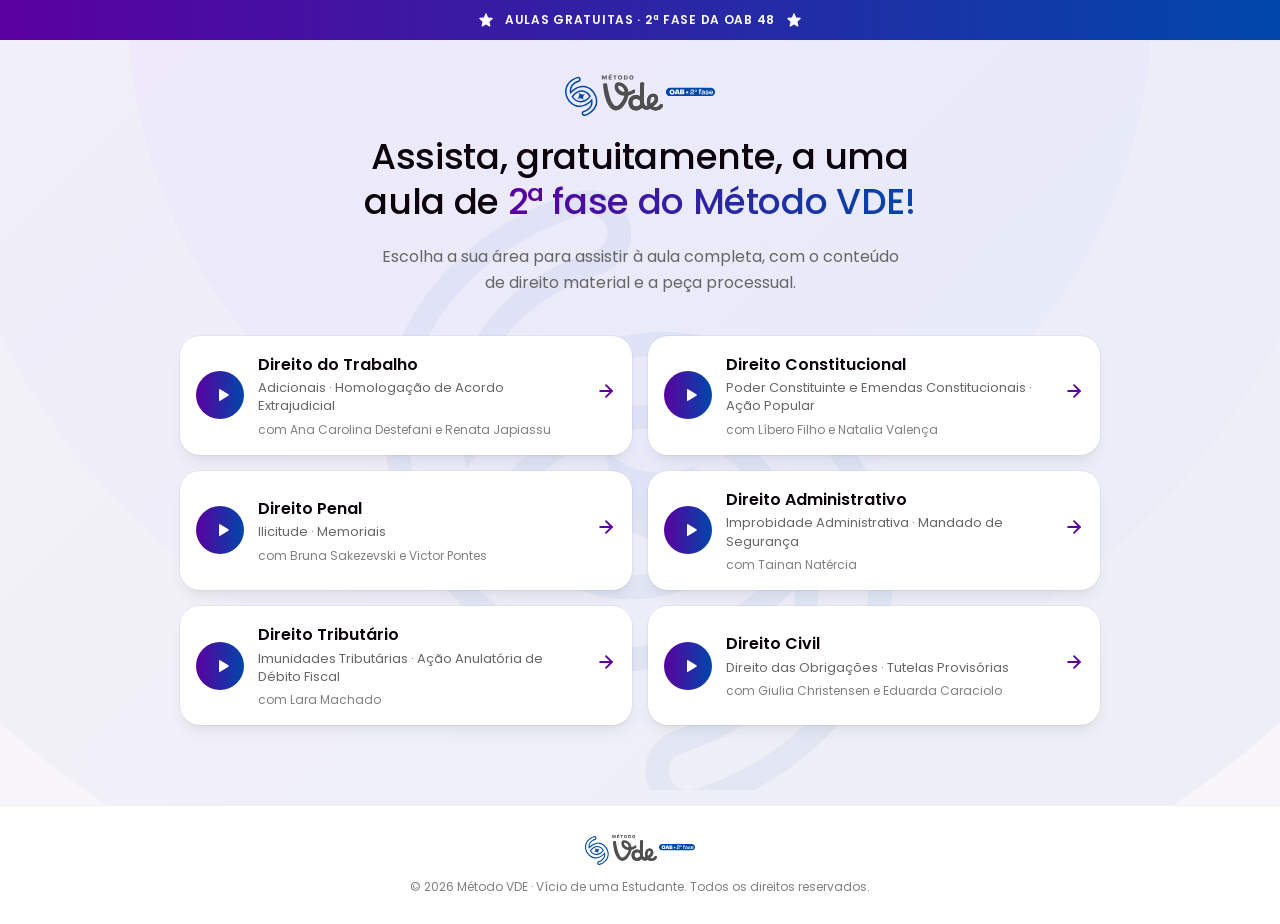
<file: index.html>
<!DOCTYPE html>
<html lang="pt-BR">
<head>
  <meta charset="UTF-8">
  <meta name="viewport" content="width=device-width, initial-scale=1.0">
  <title>Aulas gratuitas de 2ª fase da OAB 48 | Método VDE</title>
  <meta name="description" content="Assista, gratuitamente, a uma aula de 2ª fase do Método VDE: Trabalho, Constitucional, Penal, Administrativo, Tributário e Civil.">
  <meta property="og:title" content="Aulas gratuitas de 2ª fase da OAB 48 | Método VDE">
  <meta property="og:description" content="Assista, gratuitamente, a uma aula de 2ª fase do Método VDE: Trabalho, Constitucional, Penal, Administrativo, Tributário e Civil.">
  <meta property="og:type" content="website">
  <meta name="theme-color" content="#5a009f">
  <link rel="icon" href="/assets/olho-2fase.svg" type="image/svg+xml">
  <link rel="preconnect" href="https://fonts.googleapis.com">
  <link rel="preconnect" href="https://fonts.gstatic.com" crossorigin>
  <link href="https://fonts.googleapis.com/css2?family=Poppins:wght@400;500;600;700&display=swap" rel="stylesheet">
  <link rel="stylesheet" href="/assets/style.css">
</head>
<body data-page="home">
<div class="topbar">
  <img src="/assets/estrela.svg" alt="" aria-hidden="true"><span>Aulas gratuitas · 2ª fase da OAB&nbsp;48</span><img src="/assets/estrela.svg" alt="" aria-hidden="true">
</div>
<img class="bg-mark" src="/assets/olho-2fase.svg" alt="" aria-hidden="true">
<header class="top">
  <a href="/" aria-label="Escolher outra área"><img src="/assets/logo-2fase.svg" alt="Método VDE · OAB 2ª fase"></a>
</header>

<main>
  <section class="hero hero-home">
    <div class="wrap">
      <h1>Assista, gratuitamente, a uma aula de <span class="grad-text">2ª&nbsp;fase do Método&nbsp;VDE!</span></h1>
      <p class="sub">Escolha a sua área para assistir à aula completa, com o conteúdo de direito material e a peça processual.</p>
      <div class="area-grid">
      <a class="area-card" href="/trabalho">
        <span class="area-play"><svg viewBox="0 0 24 24" fill="currentColor" aria-hidden="true"><path d="M8 5.14v13.72a1 1 0 0 0 1.5.86l11-6.86a1 1 0 0 0 0-1.72l-11-6.86A1 1 0 0 0 8 5.14z"/></svg></span>
        <span class="area-txt">
          <b>Direito do Trabalho</b>
          <small>Adicionais · Homologação de Acordo Extrajudicial</small>
          <em>com Ana Carolina Destefani e Renata Japiassu</em>
        </span>
        <span class="area-go"><svg viewBox="0 0 24 24" fill="none" stroke="currentColor" stroke-width="2.2" stroke-linecap="round" stroke-linejoin="round" aria-hidden="true"><path d="M5 12h14"/><path d="m12 5 7 7-7 7"/></svg></span>
      </a>
      <a class="area-card" href="/constitucional">
        <span class="area-play"><svg viewBox="0 0 24 24" fill="currentColor" aria-hidden="true"><path d="M8 5.14v13.72a1 1 0 0 0 1.5.86l11-6.86a1 1 0 0 0 0-1.72l-11-6.86A1 1 0 0 0 8 5.14z"/></svg></span>
        <span class="area-txt">
          <b>Direito Constitucional</b>
          <small>Poder Constituinte e Emendas Constitucionais · Ação Popular</small>
          <em>com Líbero Filho e Natalia Valença</em>
        </span>
        <span class="area-go"><svg viewBox="0 0 24 24" fill="none" stroke="currentColor" stroke-width="2.2" stroke-linecap="round" stroke-linejoin="round" aria-hidden="true"><path d="M5 12h14"/><path d="m12 5 7 7-7 7"/></svg></span>
      </a>
      <a class="area-card" href="/penal">
        <span class="area-play"><svg viewBox="0 0 24 24" fill="currentColor" aria-hidden="true"><path d="M8 5.14v13.72a1 1 0 0 0 1.5.86l11-6.86a1 1 0 0 0 0-1.72l-11-6.86A1 1 0 0 0 8 5.14z"/></svg></span>
        <span class="area-txt">
          <b>Direito Penal</b>
          <small>Ilicitude · Memoriais</small>
          <em>com Bruna Sakezevski e Victor Pontes</em>
        </span>
        <span class="area-go"><svg viewBox="0 0 24 24" fill="none" stroke="currentColor" stroke-width="2.2" stroke-linecap="round" stroke-linejoin="round" aria-hidden="true"><path d="M5 12h14"/><path d="m12 5 7 7-7 7"/></svg></span>
      </a>
      <a class="area-card" href="/administrativo">
        <span class="area-play"><svg viewBox="0 0 24 24" fill="currentColor" aria-hidden="true"><path d="M8 5.14v13.72a1 1 0 0 0 1.5.86l11-6.86a1 1 0 0 0 0-1.72l-11-6.86A1 1 0 0 0 8 5.14z"/></svg></span>
        <span class="area-txt">
          <b>Direito Administrativo</b>
          <small>Improbidade Administrativa · Mandado de Segurança</small>
          <em>com Tainan Natércia</em>
        </span>
        <span class="area-go"><svg viewBox="0 0 24 24" fill="none" stroke="currentColor" stroke-width="2.2" stroke-linecap="round" stroke-linejoin="round" aria-hidden="true"><path d="M5 12h14"/><path d="m12 5 7 7-7 7"/></svg></span>
      </a>
      <a class="area-card" href="/tributario">
        <span class="area-play"><svg viewBox="0 0 24 24" fill="currentColor" aria-hidden="true"><path d="M8 5.14v13.72a1 1 0 0 0 1.5.86l11-6.86a1 1 0 0 0 0-1.72l-11-6.86A1 1 0 0 0 8 5.14z"/></svg></span>
        <span class="area-txt">
          <b>Direito Tributário</b>
          <small>Imunidades Tributárias · Ação Anulatória de Débito Fiscal</small>
          <em>com Lara Machado</em>
        </span>
        <span class="area-go"><svg viewBox="0 0 24 24" fill="none" stroke="currentColor" stroke-width="2.2" stroke-linecap="round" stroke-linejoin="round" aria-hidden="true"><path d="M5 12h14"/><path d="m12 5 7 7-7 7"/></svg></span>
      </a>
      <a class="area-card" href="/civil">
        <span class="area-play"><svg viewBox="0 0 24 24" fill="currentColor" aria-hidden="true"><path d="M8 5.14v13.72a1 1 0 0 0 1.5.86l11-6.86a1 1 0 0 0 0-1.72l-11-6.86A1 1 0 0 0 8 5.14z"/></svg></span>
        <span class="area-txt">
          <b>Direito Civil</b>
          <small>Direito das Obrigações · Tutelas Provisórias</small>
          <em>com Giulia Christensen e Eduarda Caraciolo</em>
        </span>
        <span class="area-go"><svg viewBox="0 0 24 24" fill="none" stroke="currentColor" stroke-width="2.2" stroke-linecap="round" stroke-linejoin="round" aria-hidden="true"><path d="M5 12h14"/><path d="m12 5 7 7-7 7"/></svg></span>
      </a>
      </div>
    </div>
  </section>
</main>

<footer class="foot">
  <div class="wrap">
    <img src="/assets/logo-2fase.svg" alt="Método VDE · OAB 2ª fase">
    <p>© 2026 Método VDE · Vício de uma Estudante. Todos os direitos reservados.</p>
  </div>
</footer>
</body>
</html>
</file>
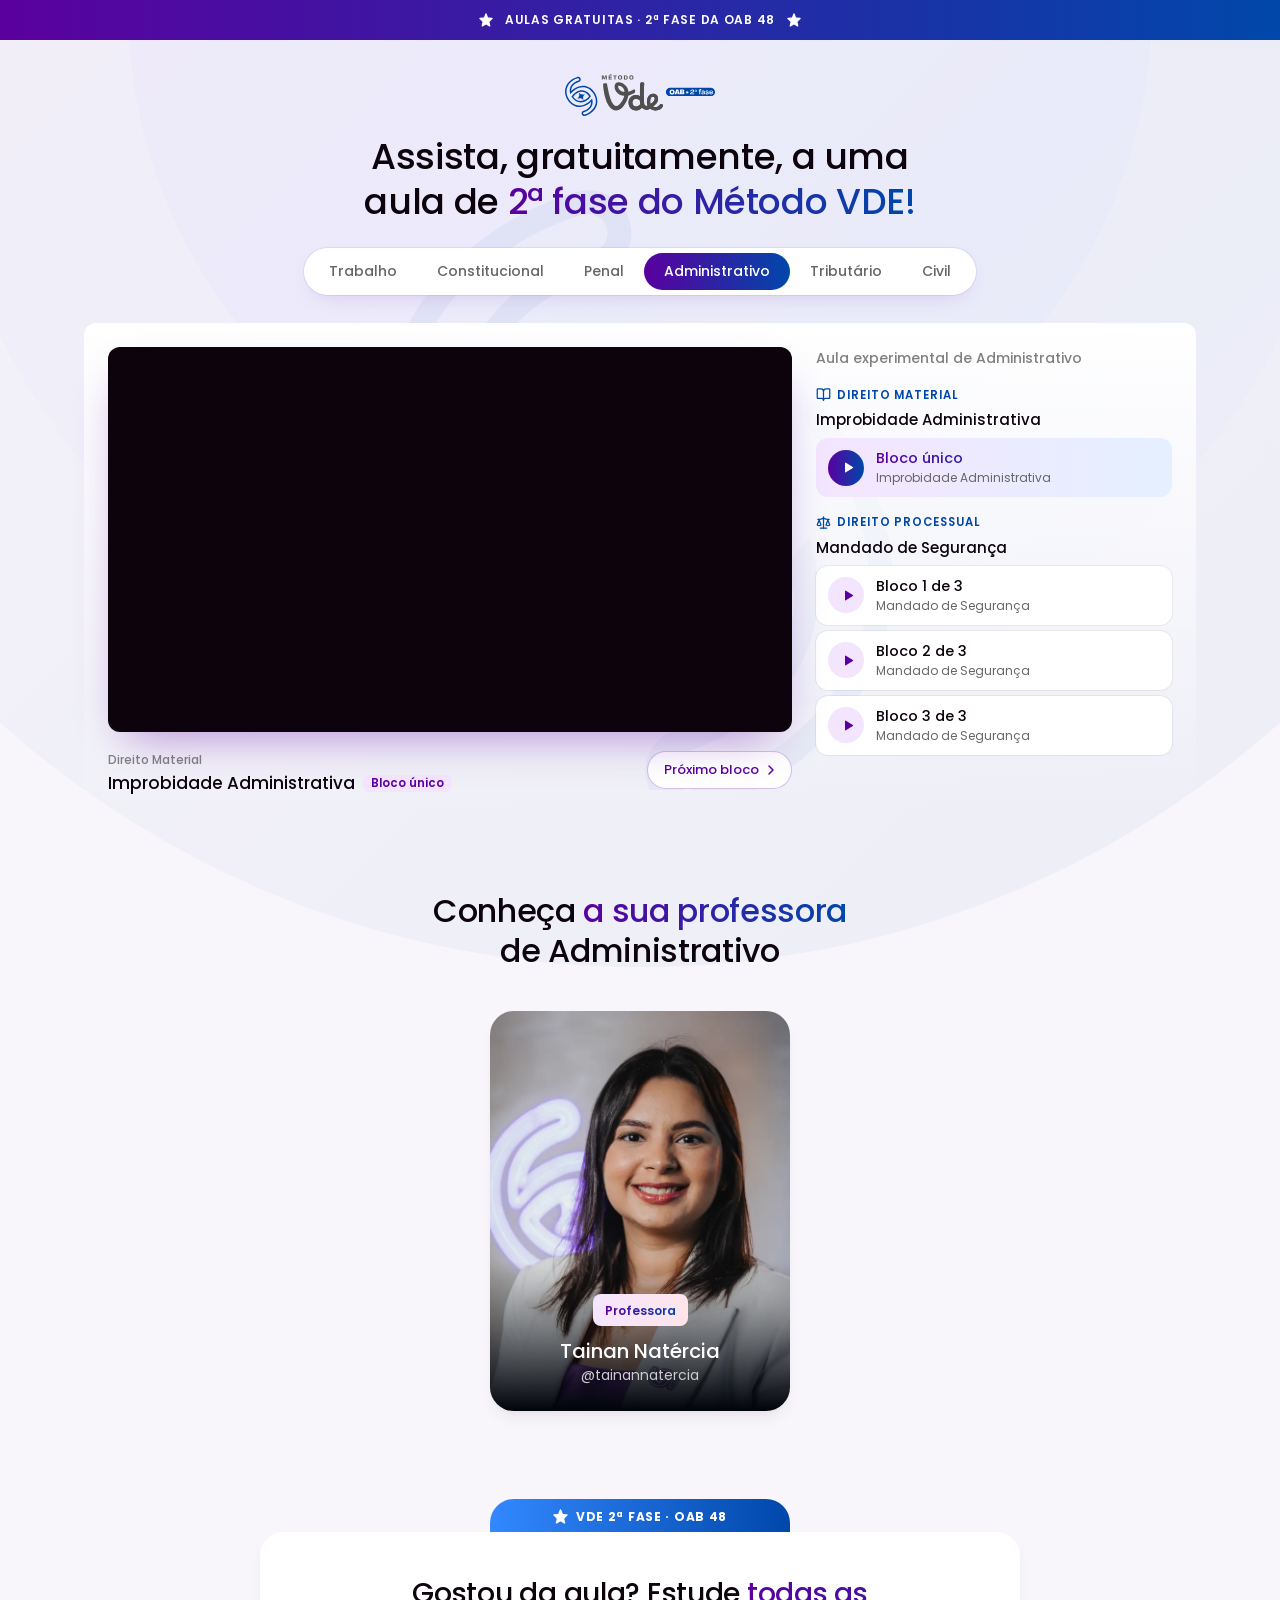
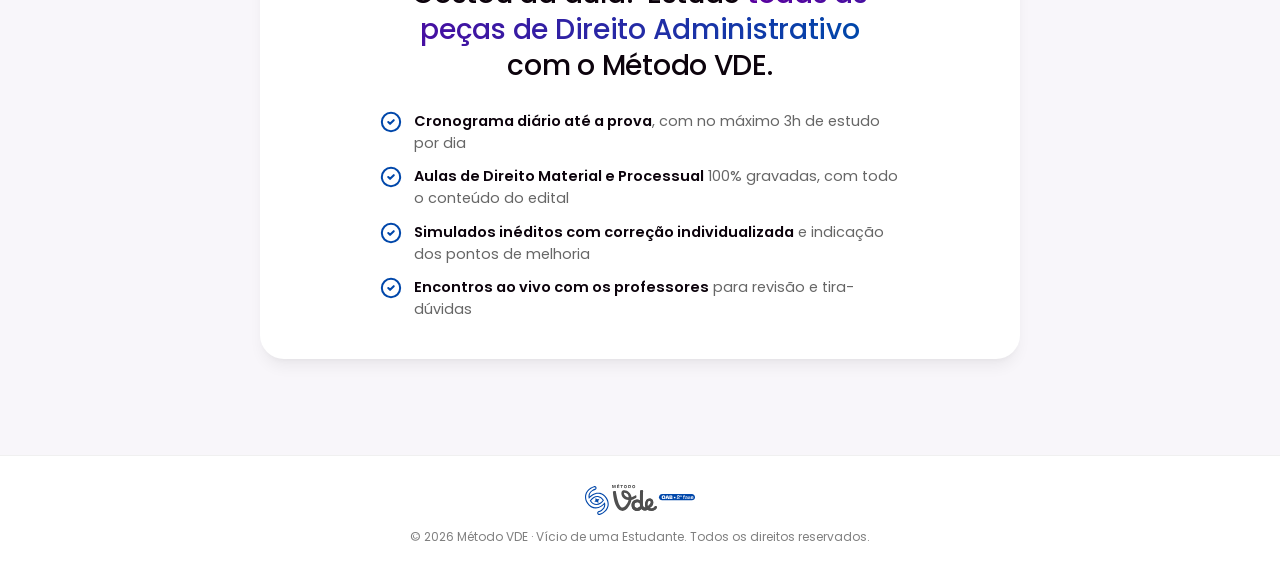
<file: administrativo/index.html>
<!DOCTYPE html>
<html lang="pt-BR">
<head>
  <meta charset="UTF-8">
  <meta name="viewport" content="width=device-width, initial-scale=1.0">
  <title>Aula gratuita de 2ª fase · Direito Administrativo | Método VDE</title>
  <meta name="description" content="Assista, gratuitamente, a uma aula de 2ª fase de Direito Administrativo do Método VDE para a OAB 48: Improbidade Administrativa e Mandado de Segurança.">
  <meta property="og:title" content="Aula gratuita de 2ª fase · Direito Administrativo | Método VDE">
  <meta property="og:description" content="Assista, gratuitamente, a uma aula de 2ª fase de Direito Administrativo do Método VDE para a OAB 48: Improbidade Administrativa e Mandado de Segurança.">
  <meta property="og:type" content="website">
  <meta name="theme-color" content="#5a009f">
  <link rel="icon" href="/assets/olho-2fase.svg" type="image/svg+xml">
  <link rel="preconnect" href="https://fonts.googleapis.com">
  <link rel="preconnect" href="https://fonts.gstatic.com" crossorigin>
  <link href="https://fonts.googleapis.com/css2?family=Poppins:wght@400;500;600;700&display=swap" rel="stylesheet">
  <link rel="stylesheet" href="/assets/style.css">
</head>
<body data-page="administrativo">
<div class="topbar">
  <img src="/assets/estrela.svg" alt="" aria-hidden="true"><span>Aulas gratuitas · 2ª fase da OAB&nbsp;48</span><img src="/assets/estrela.svg" alt="" aria-hidden="true">
</div>
<img class="bg-mark" src="/assets/olho-2fase.svg" alt="" aria-hidden="true">
<header class="top">
  <a href="/" aria-label="Escolher outra área"><img src="/assets/logo-2fase.svg" alt="Método VDE · OAB 2ª fase"></a>
</header>

<main>
  <section class="hero">
    <div class="wrap">
      <h1>Assista, gratuitamente, a uma aula de <span class="grad-text">2ª&nbsp;fase do Método&nbsp;VDE!</span></h1>
      <nav class="areas" aria-label="Escolha a área">
  <a href="/trabalho">Trabalho</a>
  <a href="/constitucional">Constitucional</a>
  <a href="/penal">Penal</a>
  <a href="/administrativo" class="on" aria-current="page">Administrativo</a>
  <a href="/tributario">Tributário</a>
  <a href="/civil">Civil</a>
</nav>

      <div class="aula">
        <div class="player-col">
          <div class="player">
            <iframe id="player" src="https://player-vz-de17bc11-bf0.tv.pandavideo.com.br/embed/?v=746c2ba7-05da-4038-8122-dd7cc3b5351a" title="Aula gratuita de Direito Administrativo" allow="accelerometer;gyroscope;autoplay;encrypted-media;picture-in-picture" allowfullscreen fetchpriority="high"></iframe>
          </div>
          <div class="now">
            <div class="now-txt">
              <span class="now-kicker" id="now-kicker">Direito Material</span>
              <p class="now-title"><span id="now-title">Improbidade Administrativa</span> <span class="now-bloco" id="now-bloco">Bloco único</span></p>
            </div>
            <button type="button" class="btn-next" id="btn-next">Próximo bloco <svg viewBox="0 0 24 24" fill="none" stroke="currentColor" stroke-width="2.2" stroke-linecap="round" stroke-linejoin="round" aria-hidden="true"><path d="m9 18 6-6-6-6"/></svg></button>
          </div>
        </div>
        <aside class="playlist" aria-label="Blocos da aula">
          <p class="pl-label">Aula experimental de Administrativo</p>
          <div class="pl-group">
          <p class="pl-kicker"><svg viewBox="0 0 24 24" fill="none" stroke="currentColor" stroke-width="2" stroke-linecap="round" stroke-linejoin="round" aria-hidden="true"><path d="M12 7v14"/><path d="M3 18a1 1 0 0 1-1-1V4a1 1 0 0 1 1-1h5a4 4 0 0 1 4 4 4 4 0 0 1 4-4h5a1 1 0 0 1 1 1v13a1 1 0 0 1-1 1h-6a3 3 0 0 0-3 3 3 3 0 0 0-3-3z"/></svg>Direito Material</p>
          <p class="pl-title">Improbidade Administrativa</p>
          <button type="button" class="pl-item on" data-i="0" aria-pressed="true">
            <span class="pl-ico"><svg viewBox="0 0 24 24" fill="currentColor" aria-hidden="true"><path d="M8 5.14v13.72a1 1 0 0 0 1.5.86l11-6.86a1 1 0 0 0 0-1.72l-11-6.86A1 1 0 0 0 8 5.14z"/></svg></span>
            <span class="pl-txt"><b>Bloco único</b><small>Improbidade Administrativa</small></span>
          </button>
        </div>
        <div class="pl-group">
          <p class="pl-kicker"><svg viewBox="0 0 24 24" fill="none" stroke="currentColor" stroke-width="2" stroke-linecap="round" stroke-linejoin="round" aria-hidden="true"><path d="m16 16 3-8 3 8c-.87.65-1.92 1-3 1s-2.13-.35-3-1Z"/><path d="m2 16 3-8 3 8c-.87.65-1.92 1-3 1s-2.13-.35-3-1Z"/><path d="M7 21h10"/><path d="M12 3v18"/><path d="M3 7h2c2 0 5-1 7-2 2 1 5 2 7 2h2"/></svg>Direito Processual</p>
          <p class="pl-title">Mandado de Segurança</p>
          <button type="button" class="pl-item" data-i="1" aria-pressed="false">
            <span class="pl-ico"><svg viewBox="0 0 24 24" fill="currentColor" aria-hidden="true"><path d="M8 5.14v13.72a1 1 0 0 0 1.5.86l11-6.86a1 1 0 0 0 0-1.72l-11-6.86A1 1 0 0 0 8 5.14z"/></svg></span>
            <span class="pl-txt"><b>Bloco 1 de 3</b><small>Mandado de Segurança</small></span>
          </button>
          <button type="button" class="pl-item" data-i="2" aria-pressed="false">
            <span class="pl-ico"><svg viewBox="0 0 24 24" fill="currentColor" aria-hidden="true"><path d="M8 5.14v13.72a1 1 0 0 0 1.5.86l11-6.86a1 1 0 0 0 0-1.72l-11-6.86A1 1 0 0 0 8 5.14z"/></svg></span>
            <span class="pl-txt"><b>Bloco 2 de 3</b><small>Mandado de Segurança</small></span>
          </button>
          <button type="button" class="pl-item" data-i="3" aria-pressed="false">
            <span class="pl-ico"><svg viewBox="0 0 24 24" fill="currentColor" aria-hidden="true"><path d="M8 5.14v13.72a1 1 0 0 0 1.5.86l11-6.86a1 1 0 0 0 0-1.72l-11-6.86A1 1 0 0 0 8 5.14z"/></svg></span>
            <span class="pl-txt"><b>Bloco 3 de 3</b><small>Mandado de Segurança</small></span>
          </button>
        </div>
        </aside>
      </div>
    </div>
  </section>

  <section class="sec-profs">
    <div class="wrap">
      <h2>Conheça <span class="grad-text">a sua professora</span> de Administrativo</h2>
      <div class="profs single">
      <article class="prof" tabindex="0">
        <img src="/assets/profs/tainan-natercia.webp" alt="Tainan Natércia, Professora" loading="lazy" width="1200" height="888">
        <div class="prof-base">
          <span class="chip"><span>Professora</span></span>
          <p class="prof-nome">Tainan Natércia</p>
          <span class="prof-ig">@tainannatercia</span>
          <span class="prof-more">Ver currículo</span>
        </div>
        <div class="prof-hover">
          <div class="prof-hd">
            <span class="chip"><span>Professora</span></span>
            <p class="prof-nome">Tainan Natércia</p>
            <span class="prof-ig">@tainannatercia</span>
          </div>
          <p class="prof-bio">Advogada. Expertise e atuação em Direito Público. Mestre em Direito ao Desenvolvimento. Professora do Método VDE.</p>
          <a class="prof-link" href="https://www.instagram.com/tainannatercia" target="_blank" rel="noopener"><img src="/assets/instagram-branco.svg" alt="" aria-hidden="true" width="22" height="22">Ver perfil</a>
        </div>
      </article>
      </div>
    </div>
  </section>

  <section class="sec-cta">
    <div class="wrap">
      <div class="cta-shell">
        <div class="cta-tab"><img src="/assets/estrela.svg" alt="" aria-hidden="true"><span>VDE 2ª Fase · OAB&nbsp;48</span></div>
        <div class="cta-box">
          <h2>Gostou da aula? Estude <span class="grad-text">todas as peças de Direito Administrativo</span> com o Método&nbsp;VDE.</h2>
          <ul class="cta-list">
            <li><svg viewBox="0 0 24 24" fill="none" stroke="currentColor" stroke-width="2.2" stroke-linecap="round" stroke-linejoin="round" aria-hidden="true"><circle cx="12" cy="12" r="10"/><path d="m9 12 2 2 4-4"/></svg><span><b>Cronograma diário até a prova</b>, com no máximo 3h de estudo por dia</span></li>
            <li><svg viewBox="0 0 24 24" fill="none" stroke="currentColor" stroke-width="2.2" stroke-linecap="round" stroke-linejoin="round" aria-hidden="true"><circle cx="12" cy="12" r="10"/><path d="m9 12 2 2 4-4"/></svg><span><b>Aulas de Direito Material e Processual</b> 100% gravadas, com todo o conteúdo do edital</span></li>
            <li><svg viewBox="0 0 24 24" fill="none" stroke="currentColor" stroke-width="2.2" stroke-linecap="round" stroke-linejoin="round" aria-hidden="true"><circle cx="12" cy="12" r="10"/><path d="m9 12 2 2 4-4"/></svg><span><b>Simulados inéditos com correção individualizada</b> e indicação dos pontos de melhoria</span></li>
            <li><svg viewBox="0 0 24 24" fill="none" stroke="currentColor" stroke-width="2.2" stroke-linecap="round" stroke-linejoin="round" aria-hidden="true"><circle cx="12" cy="12" r="10"/><path d="m9 12 2 2 4-4"/></svg><span><b>Encontros ao vivo com os professores</b> para revisão e tira-dúvidas</span></li>
          </ul>
          
        </div>
      </div>
    </div>
  </section>
</main>

<footer class="foot">
  <div class="wrap">
    <img src="/assets/logo-2fase.svg" alt="Método VDE · OAB 2ª fase">
    <p>© 2026 Método VDE · Vício de uma Estudante. Todos os direitos reservados.</p>
  </div>
</footer>

<script>window.__BLOCOS__ = [{"src":"https://player-vz-de17bc11-bf0.tv.pandavideo.com.br/embed/?v=746c2ba7-05da-4038-8122-dd7cc3b5351a","tipo":"Direito Material","titulo":"Improbidade Administrativa","bloco":"Bloco único","area":"Direito Administrativo"},{"src":"https://player-vz-de17bc11-bf0.tv.pandavideo.com.br/embed/?v=700ed005-735b-4217-8921-2ffc0837ed28","tipo":"Direito Processual","titulo":"Mandado de Segurança","bloco":"Bloco 1 de 3","area":"Direito Administrativo"},{"src":"https://player-vz-de17bc11-bf0.tv.pandavideo.com.br/embed/?v=404a8434-0dd2-4a97-846f-cc614ed9724f","tipo":"Direito Processual","titulo":"Mandado de Segurança","bloco":"Bloco 2 de 3","area":"Direito Administrativo"},{"src":"https://player-vz-de17bc11-bf0.tv.pandavideo.com.br/embed/?v=1731c9a4-ccc6-4147-b9ce-858e5537b244","tipo":"Direito Processual","titulo":"Mandado de Segurança","bloco":"Bloco 3 de 3","area":"Direito Administrativo"}];</script>
<script src="/assets/player.js" defer></script>
</body>
</html>
</file>
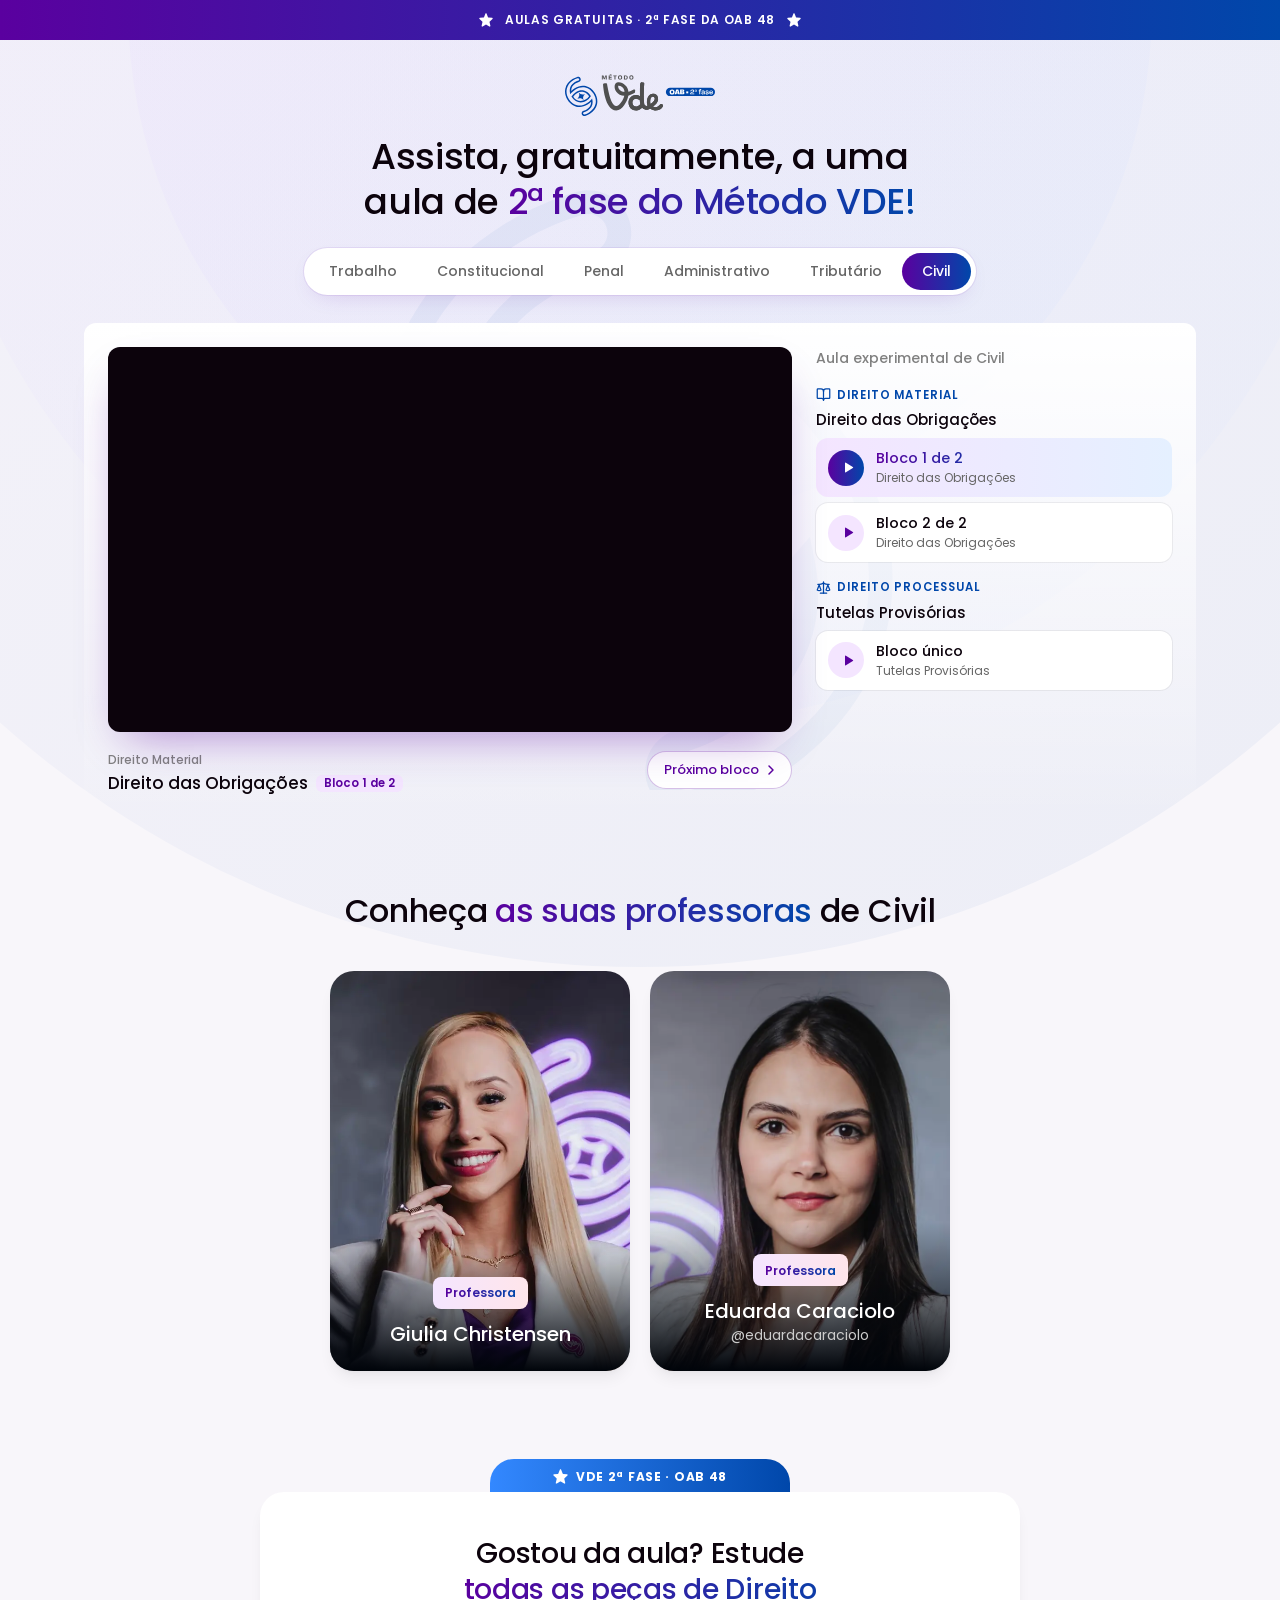
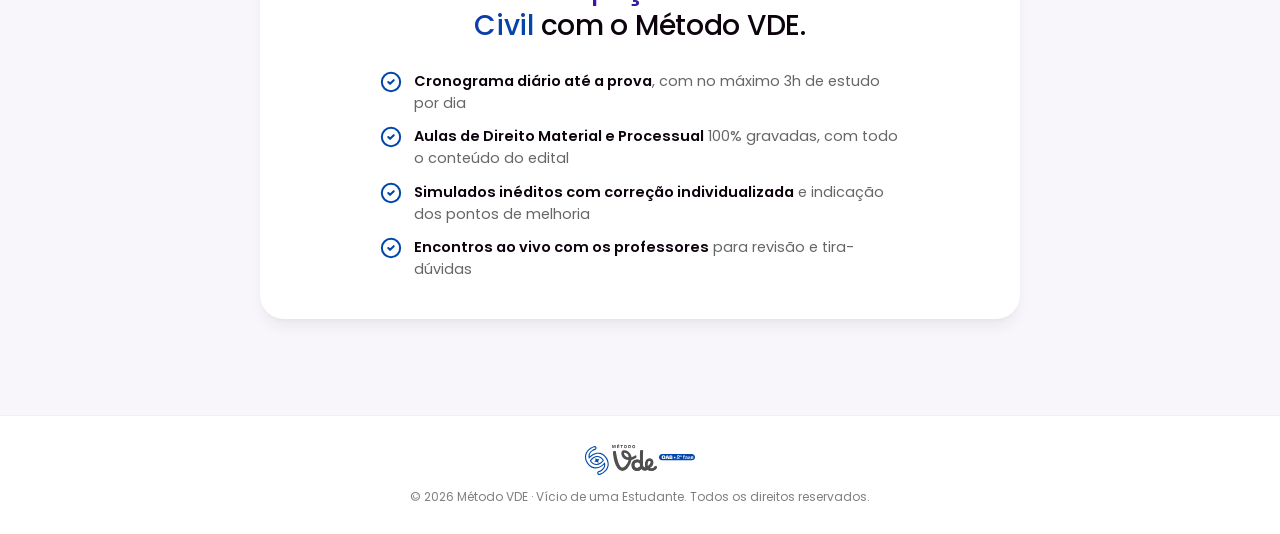
<file: civil/index.html>
<!DOCTYPE html>
<html lang="pt-BR">
<head>
  <meta charset="UTF-8">
  <meta name="viewport" content="width=device-width, initial-scale=1.0">
  <title>Aula gratuita de 2ª fase · Direito Civil | Método VDE</title>
  <meta name="description" content="Assista, gratuitamente, a uma aula de 2ª fase de Direito Civil do Método VDE para a OAB 48: Direito das Obrigações e Tutelas Provisórias.">
  <meta property="og:title" content="Aula gratuita de 2ª fase · Direito Civil | Método VDE">
  <meta property="og:description" content="Assista, gratuitamente, a uma aula de 2ª fase de Direito Civil do Método VDE para a OAB 48: Direito das Obrigações e Tutelas Provisórias.">
  <meta property="og:type" content="website">
  <meta name="theme-color" content="#5a009f">
  <link rel="icon" href="/assets/olho-2fase.svg" type="image/svg+xml">
  <link rel="preconnect" href="https://fonts.googleapis.com">
  <link rel="preconnect" href="https://fonts.gstatic.com" crossorigin>
  <link href="https://fonts.googleapis.com/css2?family=Poppins:wght@400;500;600;700&display=swap" rel="stylesheet">
  <link rel="stylesheet" href="/assets/style.css">
</head>
<body data-page="civil">
<div class="topbar">
  <img src="/assets/estrela.svg" alt="" aria-hidden="true"><span>Aulas gratuitas · 2ª fase da OAB&nbsp;48</span><img src="/assets/estrela.svg" alt="" aria-hidden="true">
</div>
<img class="bg-mark" src="/assets/olho-2fase.svg" alt="" aria-hidden="true">
<header class="top">
  <a href="/" aria-label="Escolher outra área"><img src="/assets/logo-2fase.svg" alt="Método VDE · OAB 2ª fase"></a>
</header>

<main>
  <section class="hero">
    <div class="wrap">
      <h1>Assista, gratuitamente, a uma aula de <span class="grad-text">2ª&nbsp;fase do Método&nbsp;VDE!</span></h1>
      <nav class="areas" aria-label="Escolha a área">
  <a href="/trabalho">Trabalho</a>
  <a href="/constitucional">Constitucional</a>
  <a href="/penal">Penal</a>
  <a href="/administrativo">Administrativo</a>
  <a href="/tributario">Tributário</a>
  <a href="/civil" class="on" aria-current="page">Civil</a>
</nav>

      <div class="aula">
        <div class="player-col">
          <div class="player">
            <iframe id="player" src="https://player-vz-c6340714-849.tv.pandavideo.com.br/embed/?v=29f5e3fe-cf2c-4e2d-8c46-b11eb585f313" title="Aula gratuita de Direito Civil" allow="accelerometer;gyroscope;autoplay;encrypted-media;picture-in-picture" allowfullscreen fetchpriority="high"></iframe>
          </div>
          <div class="now">
            <div class="now-txt">
              <span class="now-kicker" id="now-kicker">Direito Material</span>
              <p class="now-title"><span id="now-title">Direito das Obrigações</span> <span class="now-bloco" id="now-bloco">Bloco 1 de 2</span></p>
            </div>
            <button type="button" class="btn-next" id="btn-next">Próximo bloco <svg viewBox="0 0 24 24" fill="none" stroke="currentColor" stroke-width="2.2" stroke-linecap="round" stroke-linejoin="round" aria-hidden="true"><path d="m9 18 6-6-6-6"/></svg></button>
          </div>
        </div>
        <aside class="playlist" aria-label="Blocos da aula">
          <p class="pl-label">Aula experimental de Civil</p>
          <div class="pl-group">
          <p class="pl-kicker"><svg viewBox="0 0 24 24" fill="none" stroke="currentColor" stroke-width="2" stroke-linecap="round" stroke-linejoin="round" aria-hidden="true"><path d="M12 7v14"/><path d="M3 18a1 1 0 0 1-1-1V4a1 1 0 0 1 1-1h5a4 4 0 0 1 4 4 4 4 0 0 1 4-4h5a1 1 0 0 1 1 1v13a1 1 0 0 1-1 1h-6a3 3 0 0 0-3 3 3 3 0 0 0-3-3z"/></svg>Direito Material</p>
          <p class="pl-title">Direito das Obrigações</p>
          <button type="button" class="pl-item on" data-i="0" aria-pressed="true">
            <span class="pl-ico"><svg viewBox="0 0 24 24" fill="currentColor" aria-hidden="true"><path d="M8 5.14v13.72a1 1 0 0 0 1.5.86l11-6.86a1 1 0 0 0 0-1.72l-11-6.86A1 1 0 0 0 8 5.14z"/></svg></span>
            <span class="pl-txt"><b>Bloco 1 de 2</b><small>Direito das Obrigações</small></span>
          </button>
          <button type="button" class="pl-item" data-i="1" aria-pressed="false">
            <span class="pl-ico"><svg viewBox="0 0 24 24" fill="currentColor" aria-hidden="true"><path d="M8 5.14v13.72a1 1 0 0 0 1.5.86l11-6.86a1 1 0 0 0 0-1.72l-11-6.86A1 1 0 0 0 8 5.14z"/></svg></span>
            <span class="pl-txt"><b>Bloco 2 de 2</b><small>Direito das Obrigações</small></span>
          </button>
        </div>
        <div class="pl-group">
          <p class="pl-kicker"><svg viewBox="0 0 24 24" fill="none" stroke="currentColor" stroke-width="2" stroke-linecap="round" stroke-linejoin="round" aria-hidden="true"><path d="m16 16 3-8 3 8c-.87.65-1.92 1-3 1s-2.13-.35-3-1Z"/><path d="m2 16 3-8 3 8c-.87.65-1.92 1-3 1s-2.13-.35-3-1Z"/><path d="M7 21h10"/><path d="M12 3v18"/><path d="M3 7h2c2 0 5-1 7-2 2 1 5 2 7 2h2"/></svg>Direito Processual</p>
          <p class="pl-title">Tutelas Provisórias</p>
          <button type="button" class="pl-item" data-i="2" aria-pressed="false">
            <span class="pl-ico"><svg viewBox="0 0 24 24" fill="currentColor" aria-hidden="true"><path d="M8 5.14v13.72a1 1 0 0 0 1.5.86l11-6.86a1 1 0 0 0 0-1.72l-11-6.86A1 1 0 0 0 8 5.14z"/></svg></span>
            <span class="pl-txt"><b>Bloco único</b><small>Tutelas Provisórias</small></span>
          </button>
        </div>
        </aside>
      </div>
    </div>
  </section>

  <section class="sec-profs">
    <div class="wrap">
      <h2>Conheça <span class="grad-text">as suas professoras</span> de Civil</h2>
      <div class="profs">
      <article class="prof" tabindex="0">
        <img src="/assets/profs/giulia-christensen.webp" alt="Giulia Christensen, Professora" loading="lazy" width="1200" height="888">
        <div class="prof-base">
          <span class="chip"><span>Professora</span></span>
          <p class="prof-nome">Giulia Christensen</p>
          
          <span class="prof-more">Ver currículo</span>
        </div>
        <div class="prof-hover">
          <div class="prof-hd">
            <span class="chip"><span>Professora</span></span>
            <p class="prof-nome">Giulia Christensen</p>
            
          </div>
          <p class="prof-bio">Juíza no Tribunal de Justiça do Estado de São Paulo. Professora do Método VDE.</p>
          <span></span>
        </div>
      </article>
      <article class="prof" tabindex="0">
        <img src="/assets/profs/eduarda-graciolo.webp" alt="Eduarda Caraciolo, Professora" loading="lazy" width="1200" height="888">
        <div class="prof-base">
          <span class="chip"><span>Professora</span></span>
          <p class="prof-nome">Eduarda Caraciolo</p>
          <span class="prof-ig">@eduardacaraciolo</span>
          <span class="prof-more">Ver currículo</span>
        </div>
        <div class="prof-hover">
          <div class="prof-hd">
            <span class="chip"><span>Professora</span></span>
            <p class="prof-nome">Eduarda Caraciolo</p>
            <span class="prof-ig">@eduardacaraciolo</span>
          </div>
          <p class="prof-bio">Advogada. Especialista em Direito Civil e Direito Processual Civil. Professora do Método VDE.</p>
          <a class="prof-link" href="https://www.instagram.com/eduardacaraciolo" target="_blank" rel="noopener"><img src="/assets/instagram-branco.svg" alt="" aria-hidden="true" width="22" height="22">Ver perfil</a>
        </div>
      </article>
      </div>
    </div>
  </section>

  <section class="sec-cta">
    <div class="wrap">
      <div class="cta-shell">
        <div class="cta-tab"><img src="/assets/estrela.svg" alt="" aria-hidden="true"><span>VDE 2ª Fase · OAB&nbsp;48</span></div>
        <div class="cta-box">
          <h2>Gostou da aula? Estude <span class="grad-text">todas as peças de Direito Civil</span> com o Método&nbsp;VDE.</h2>
          <ul class="cta-list">
            <li><svg viewBox="0 0 24 24" fill="none" stroke="currentColor" stroke-width="2.2" stroke-linecap="round" stroke-linejoin="round" aria-hidden="true"><circle cx="12" cy="12" r="10"/><path d="m9 12 2 2 4-4"/></svg><span><b>Cronograma diário até a prova</b>, com no máximo 3h de estudo por dia</span></li>
            <li><svg viewBox="0 0 24 24" fill="none" stroke="currentColor" stroke-width="2.2" stroke-linecap="round" stroke-linejoin="round" aria-hidden="true"><circle cx="12" cy="12" r="10"/><path d="m9 12 2 2 4-4"/></svg><span><b>Aulas de Direito Material e Processual</b> 100% gravadas, com todo o conteúdo do edital</span></li>
            <li><svg viewBox="0 0 24 24" fill="none" stroke="currentColor" stroke-width="2.2" stroke-linecap="round" stroke-linejoin="round" aria-hidden="true"><circle cx="12" cy="12" r="10"/><path d="m9 12 2 2 4-4"/></svg><span><b>Simulados inéditos com correção individualizada</b> e indicação dos pontos de melhoria</span></li>
            <li><svg viewBox="0 0 24 24" fill="none" stroke="currentColor" stroke-width="2.2" stroke-linecap="round" stroke-linejoin="round" aria-hidden="true"><circle cx="12" cy="12" r="10"/><path d="m9 12 2 2 4-4"/></svg><span><b>Encontros ao vivo com os professores</b> para revisão e tira-dúvidas</span></li>
          </ul>
          
        </div>
      </div>
    </div>
  </section>
</main>

<footer class="foot">
  <div class="wrap">
    <img src="/assets/logo-2fase.svg" alt="Método VDE · OAB 2ª fase">
    <p>© 2026 Método VDE · Vício de uma Estudante. Todos os direitos reservados.</p>
  </div>
</footer>

<script>window.__BLOCOS__ = [{"src":"https://player-vz-c6340714-849.tv.pandavideo.com.br/embed/?v=29f5e3fe-cf2c-4e2d-8c46-b11eb585f313","tipo":"Direito Material","titulo":"Direito das Obrigações","bloco":"Bloco 1 de 2","area":"Direito Civil"},{"src":"https://player-vz-c6340714-849.tv.pandavideo.com.br/embed/?v=c1cee353-584d-4a71-82d3-0f2f00c850f3","tipo":"Direito Material","titulo":"Direito das Obrigações","bloco":"Bloco 2 de 2","area":"Direito Civil"},{"src":"https://player-vz-c6340714-849.tv.pandavideo.com.br/embed/?v=ad79ae02-fb12-4bae-b2d5-3faea77ca521","tipo":"Direito Processual","titulo":"Tutelas Provisórias","bloco":"Bloco único","area":"Direito Civil"}];</script>
<script src="/assets/player.js" defer></script>
</body>
</html>
</file>
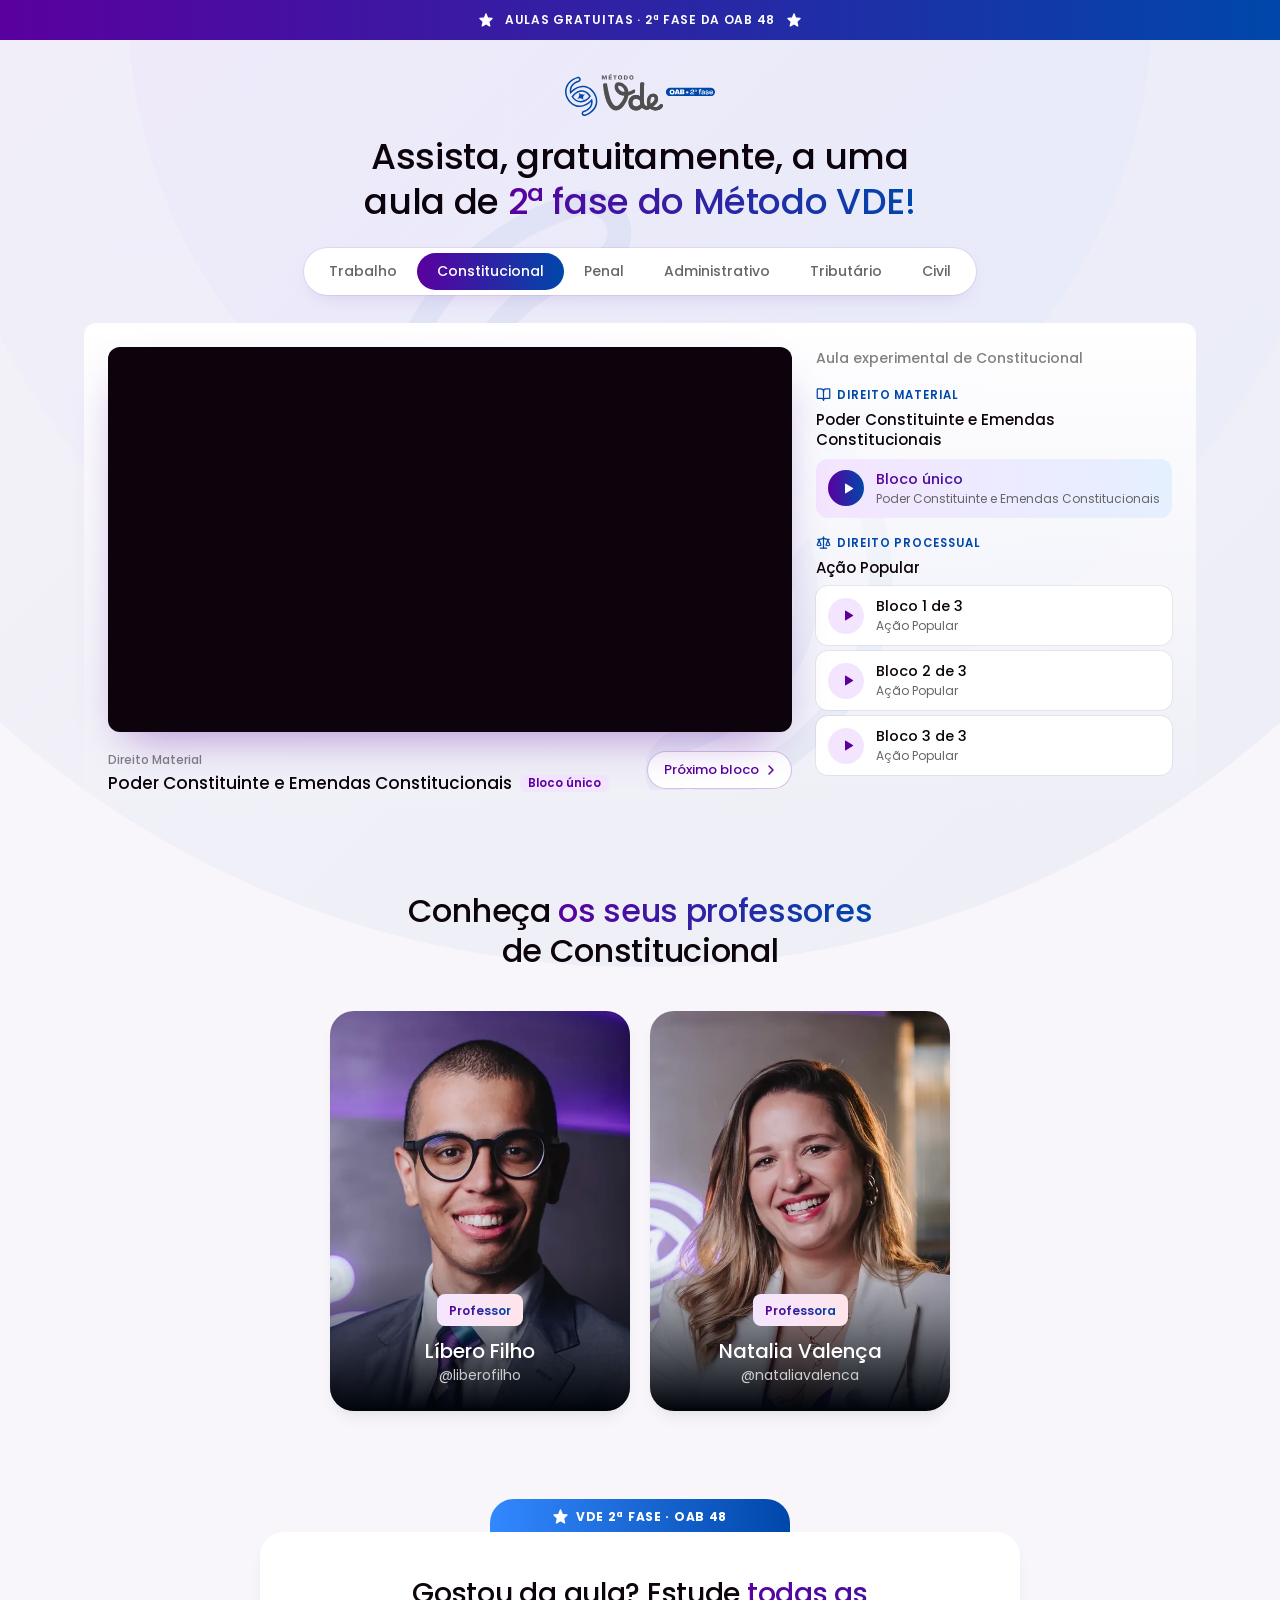
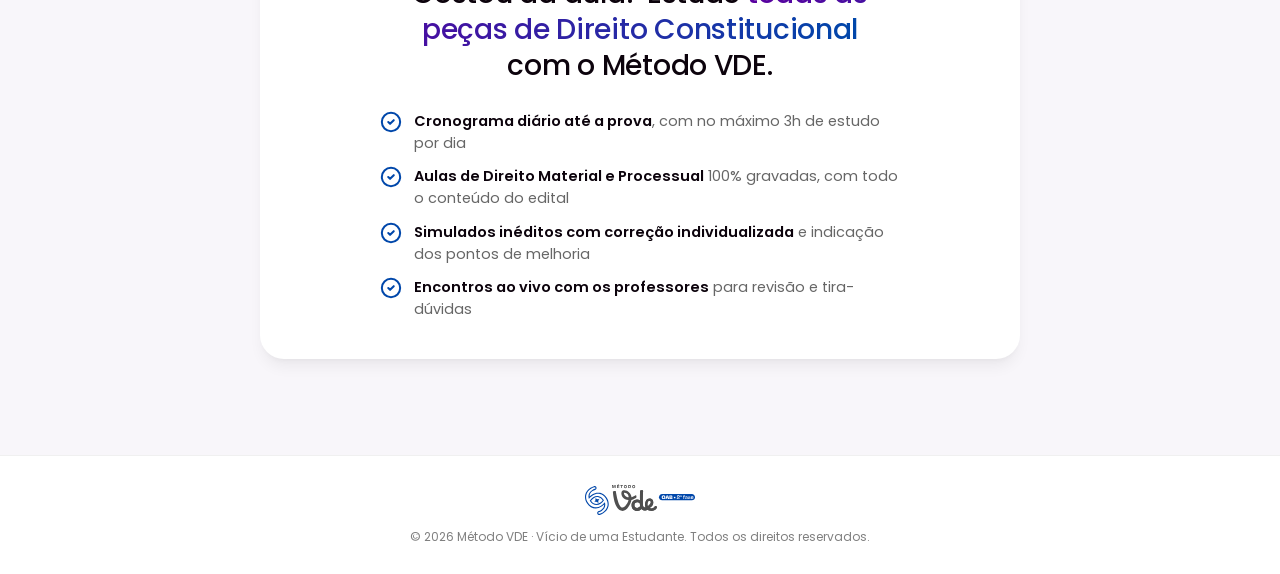
<file: constitucional/index.html>
<!DOCTYPE html>
<html lang="pt-BR">
<head>
  <meta charset="UTF-8">
  <meta name="viewport" content="width=device-width, initial-scale=1.0">
  <title>Aula gratuita de 2ª fase · Direito Constitucional | Método VDE</title>
  <meta name="description" content="Assista, gratuitamente, a uma aula de 2ª fase de Direito Constitucional do Método VDE para a OAB 48: Poder Constituinte e Emendas Constitucionais e Ação Popular.">
  <meta property="og:title" content="Aula gratuita de 2ª fase · Direito Constitucional | Método VDE">
  <meta property="og:description" content="Assista, gratuitamente, a uma aula de 2ª fase de Direito Constitucional do Método VDE para a OAB 48: Poder Constituinte e Emendas Constitucionais e Ação Popular.">
  <meta property="og:type" content="website">
  <meta name="theme-color" content="#5a009f">
  <link rel="icon" href="/assets/olho-2fase.svg" type="image/svg+xml">
  <link rel="preconnect" href="https://fonts.googleapis.com">
  <link rel="preconnect" href="https://fonts.gstatic.com" crossorigin>
  <link href="https://fonts.googleapis.com/css2?family=Poppins:wght@400;500;600;700&display=swap" rel="stylesheet">
  <link rel="stylesheet" href="/assets/style.css">
</head>
<body data-page="constitucional">
<div class="topbar">
  <img src="/assets/estrela.svg" alt="" aria-hidden="true"><span>Aulas gratuitas · 2ª fase da OAB&nbsp;48</span><img src="/assets/estrela.svg" alt="" aria-hidden="true">
</div>
<img class="bg-mark" src="/assets/olho-2fase.svg" alt="" aria-hidden="true">
<header class="top">
  <a href="/" aria-label="Escolher outra área"><img src="/assets/logo-2fase.svg" alt="Método VDE · OAB 2ª fase"></a>
</header>

<main>
  <section class="hero">
    <div class="wrap">
      <h1>Assista, gratuitamente, a uma aula de <span class="grad-text">2ª&nbsp;fase do Método&nbsp;VDE!</span></h1>
      <nav class="areas" aria-label="Escolha a área">
  <a href="/trabalho">Trabalho</a>
  <a href="/constitucional" class="on" aria-current="page">Constitucional</a>
  <a href="/penal">Penal</a>
  <a href="/administrativo">Administrativo</a>
  <a href="/tributario">Tributário</a>
  <a href="/civil">Civil</a>
</nav>

      <div class="aula">
        <div class="player-col">
          <div class="player">
            <iframe id="player" src="https://player-vz-54a88981-4fc.tv.pandavideo.com.br/embed/?v=0e56a558-e0e7-4e35-9079-61dd8fe86590" title="Aula gratuita de Direito Constitucional" allow="accelerometer;gyroscope;autoplay;encrypted-media;picture-in-picture" allowfullscreen fetchpriority="high"></iframe>
          </div>
          <div class="now">
            <div class="now-txt">
              <span class="now-kicker" id="now-kicker">Direito Material</span>
              <p class="now-title"><span id="now-title">Poder Constituinte e Emendas Constitucionais</span> <span class="now-bloco" id="now-bloco">Bloco único</span></p>
            </div>
            <button type="button" class="btn-next" id="btn-next">Próximo bloco <svg viewBox="0 0 24 24" fill="none" stroke="currentColor" stroke-width="2.2" stroke-linecap="round" stroke-linejoin="round" aria-hidden="true"><path d="m9 18 6-6-6-6"/></svg></button>
          </div>
        </div>
        <aside class="playlist" aria-label="Blocos da aula">
          <p class="pl-label">Aula experimental de Constitucional</p>
          <div class="pl-group">
          <p class="pl-kicker"><svg viewBox="0 0 24 24" fill="none" stroke="currentColor" stroke-width="2" stroke-linecap="round" stroke-linejoin="round" aria-hidden="true"><path d="M12 7v14"/><path d="M3 18a1 1 0 0 1-1-1V4a1 1 0 0 1 1-1h5a4 4 0 0 1 4 4 4 4 0 0 1 4-4h5a1 1 0 0 1 1 1v13a1 1 0 0 1-1 1h-6a3 3 0 0 0-3 3 3 3 0 0 0-3-3z"/></svg>Direito Material</p>
          <p class="pl-title">Poder Constituinte e Emendas Constitucionais</p>
          <button type="button" class="pl-item on" data-i="0" aria-pressed="true">
            <span class="pl-ico"><svg viewBox="0 0 24 24" fill="currentColor" aria-hidden="true"><path d="M8 5.14v13.72a1 1 0 0 0 1.5.86l11-6.86a1 1 0 0 0 0-1.72l-11-6.86A1 1 0 0 0 8 5.14z"/></svg></span>
            <span class="pl-txt"><b>Bloco único</b><small>Poder Constituinte e Emendas Constitucionais</small></span>
          </button>
        </div>
        <div class="pl-group">
          <p class="pl-kicker"><svg viewBox="0 0 24 24" fill="none" stroke="currentColor" stroke-width="2" stroke-linecap="round" stroke-linejoin="round" aria-hidden="true"><path d="m16 16 3-8 3 8c-.87.65-1.92 1-3 1s-2.13-.35-3-1Z"/><path d="m2 16 3-8 3 8c-.87.65-1.92 1-3 1s-2.13-.35-3-1Z"/><path d="M7 21h10"/><path d="M12 3v18"/><path d="M3 7h2c2 0 5-1 7-2 2 1 5 2 7 2h2"/></svg>Direito Processual</p>
          <p class="pl-title">Ação Popular</p>
          <button type="button" class="pl-item" data-i="1" aria-pressed="false">
            <span class="pl-ico"><svg viewBox="0 0 24 24" fill="currentColor" aria-hidden="true"><path d="M8 5.14v13.72a1 1 0 0 0 1.5.86l11-6.86a1 1 0 0 0 0-1.72l-11-6.86A1 1 0 0 0 8 5.14z"/></svg></span>
            <span class="pl-txt"><b>Bloco 1 de 3</b><small>Ação Popular</small></span>
          </button>
          <button type="button" class="pl-item" data-i="2" aria-pressed="false">
            <span class="pl-ico"><svg viewBox="0 0 24 24" fill="currentColor" aria-hidden="true"><path d="M8 5.14v13.72a1 1 0 0 0 1.5.86l11-6.86a1 1 0 0 0 0-1.72l-11-6.86A1 1 0 0 0 8 5.14z"/></svg></span>
            <span class="pl-txt"><b>Bloco 2 de 3</b><small>Ação Popular</small></span>
          </button>
          <button type="button" class="pl-item" data-i="3" aria-pressed="false">
            <span class="pl-ico"><svg viewBox="0 0 24 24" fill="currentColor" aria-hidden="true"><path d="M8 5.14v13.72a1 1 0 0 0 1.5.86l11-6.86a1 1 0 0 0 0-1.72l-11-6.86A1 1 0 0 0 8 5.14z"/></svg></span>
            <span class="pl-txt"><b>Bloco 3 de 3</b><small>Ação Popular</small></span>
          </button>
        </div>
        </aside>
      </div>
    </div>
  </section>

  <section class="sec-profs">
    <div class="wrap">
      <h2>Conheça <span class="grad-text">os seus professores</span> de Constitucional</h2>
      <div class="profs">
      <article class="prof" tabindex="0">
        <img src="/assets/profs/libero-filho.webp" alt="Líbero Filho, Professor" loading="lazy" width="1200" height="888">
        <div class="prof-base">
          <span class="chip"><span>Professor</span></span>
          <p class="prof-nome">Líbero Filho</p>
          <span class="prof-ig">@liberofilho</span>
          <span class="prof-more">Ver currículo</span>
        </div>
        <div class="prof-hover">
          <div class="prof-hd">
            <span class="chip"><span>Professor</span></span>
            <p class="prof-nome">Líbero Filho</p>
            <span class="prof-ig">@liberofilho</span>
          </div>
          <p class="prof-bio">Oficial de Registro Civil das Pessoas Naturais de Curral Queimado, Petrolina/PE. Mestre em Direito pela UNICAP. Pós-Graduado em Direito Eleitoral e Direito Constitucional. Professor VDE Concursos e VDE OAB.</p>
          <a class="prof-link" href="https://www.instagram.com/liberofilho" target="_blank" rel="noopener"><img src="/assets/instagram-branco.svg" alt="" aria-hidden="true" width="22" height="22">Ver perfil</a>
        </div>
      </article>
      <article class="prof" tabindex="0">
        <img src="/assets/profs/natalia-valenca.webp" alt="Natalia Valença, Professora" loading="lazy" width="1200" height="888">
        <div class="prof-base">
          <span class="chip"><span>Professora</span></span>
          <p class="prof-nome">Natalia Valença</p>
          <span class="prof-ig">@nataliavalenca</span>
          <span class="prof-more">Ver currículo</span>
        </div>
        <div class="prof-hover">
          <div class="prof-hd">
            <span class="chip"><span>Professora</span></span>
            <p class="prof-nome">Natalia Valença</p>
            <span class="prof-ig">@nataliavalenca</span>
          </div>
          <p class="prof-bio">Advogada. Especialista em Direito Público, Mestra e Doutoranda em Direito. Professora do Método VDE.</p>
          <a class="prof-link" href="https://www.instagram.com/nataliavalenca" target="_blank" rel="noopener"><img src="/assets/instagram-branco.svg" alt="" aria-hidden="true" width="22" height="22">Ver perfil</a>
        </div>
      </article>
      </div>
    </div>
  </section>

  <section class="sec-cta">
    <div class="wrap">
      <div class="cta-shell">
        <div class="cta-tab"><img src="/assets/estrela.svg" alt="" aria-hidden="true"><span>VDE 2ª Fase · OAB&nbsp;48</span></div>
        <div class="cta-box">
          <h2>Gostou da aula? Estude <span class="grad-text">todas as peças de Direito Constitucional</span> com o Método&nbsp;VDE.</h2>
          <ul class="cta-list">
            <li><svg viewBox="0 0 24 24" fill="none" stroke="currentColor" stroke-width="2.2" stroke-linecap="round" stroke-linejoin="round" aria-hidden="true"><circle cx="12" cy="12" r="10"/><path d="m9 12 2 2 4-4"/></svg><span><b>Cronograma diário até a prova</b>, com no máximo 3h de estudo por dia</span></li>
            <li><svg viewBox="0 0 24 24" fill="none" stroke="currentColor" stroke-width="2.2" stroke-linecap="round" stroke-linejoin="round" aria-hidden="true"><circle cx="12" cy="12" r="10"/><path d="m9 12 2 2 4-4"/></svg><span><b>Aulas de Direito Material e Processual</b> 100% gravadas, com todo o conteúdo do edital</span></li>
            <li><svg viewBox="0 0 24 24" fill="none" stroke="currentColor" stroke-width="2.2" stroke-linecap="round" stroke-linejoin="round" aria-hidden="true"><circle cx="12" cy="12" r="10"/><path d="m9 12 2 2 4-4"/></svg><span><b>Simulados inéditos com correção individualizada</b> e indicação dos pontos de melhoria</span></li>
            <li><svg viewBox="0 0 24 24" fill="none" stroke="currentColor" stroke-width="2.2" stroke-linecap="round" stroke-linejoin="round" aria-hidden="true"><circle cx="12" cy="12" r="10"/><path d="m9 12 2 2 4-4"/></svg><span><b>Encontros ao vivo com os professores</b> para revisão e tira-dúvidas</span></li>
          </ul>
          
        </div>
      </div>
    </div>
  </section>
</main>

<footer class="foot">
  <div class="wrap">
    <img src="/assets/logo-2fase.svg" alt="Método VDE · OAB 2ª fase">
    <p>© 2026 Método VDE · Vício de uma Estudante. Todos os direitos reservados.</p>
  </div>
</footer>

<script>window.__BLOCOS__ = [{"src":"https://player-vz-54a88981-4fc.tv.pandavideo.com.br/embed/?v=0e56a558-e0e7-4e35-9079-61dd8fe86590","tipo":"Direito Material","titulo":"Poder Constituinte e Emendas Constitucionais","bloco":"Bloco único","area":"Direito Constitucional"},{"src":"https://player-vz-54a88981-4fc.tv.pandavideo.com.br/embed/?v=9637a83f-a4f7-44e9-bdf4-a03d807c539e","tipo":"Direito Processual","titulo":"Ação Popular","bloco":"Bloco 1 de 3","area":"Direito Constitucional"},{"src":"https://player-vz-54a88981-4fc.tv.pandavideo.com.br/embed/?v=211be4cb-2d89-40c6-bf43-cdeabef00669","tipo":"Direito Processual","titulo":"Ação Popular","bloco":"Bloco 2 de 3","area":"Direito Constitucional"},{"src":"https://player-vz-54a88981-4fc.tv.pandavideo.com.br/embed/?v=66a93b73-27a1-4f6c-bf54-08008c589c19","tipo":"Direito Processual","titulo":"Ação Popular","bloco":"Bloco 3 de 3","area":"Direito Constitucional"}];</script>
<script src="/assets/player.js" defer></script>
</body>
</html>
</file>
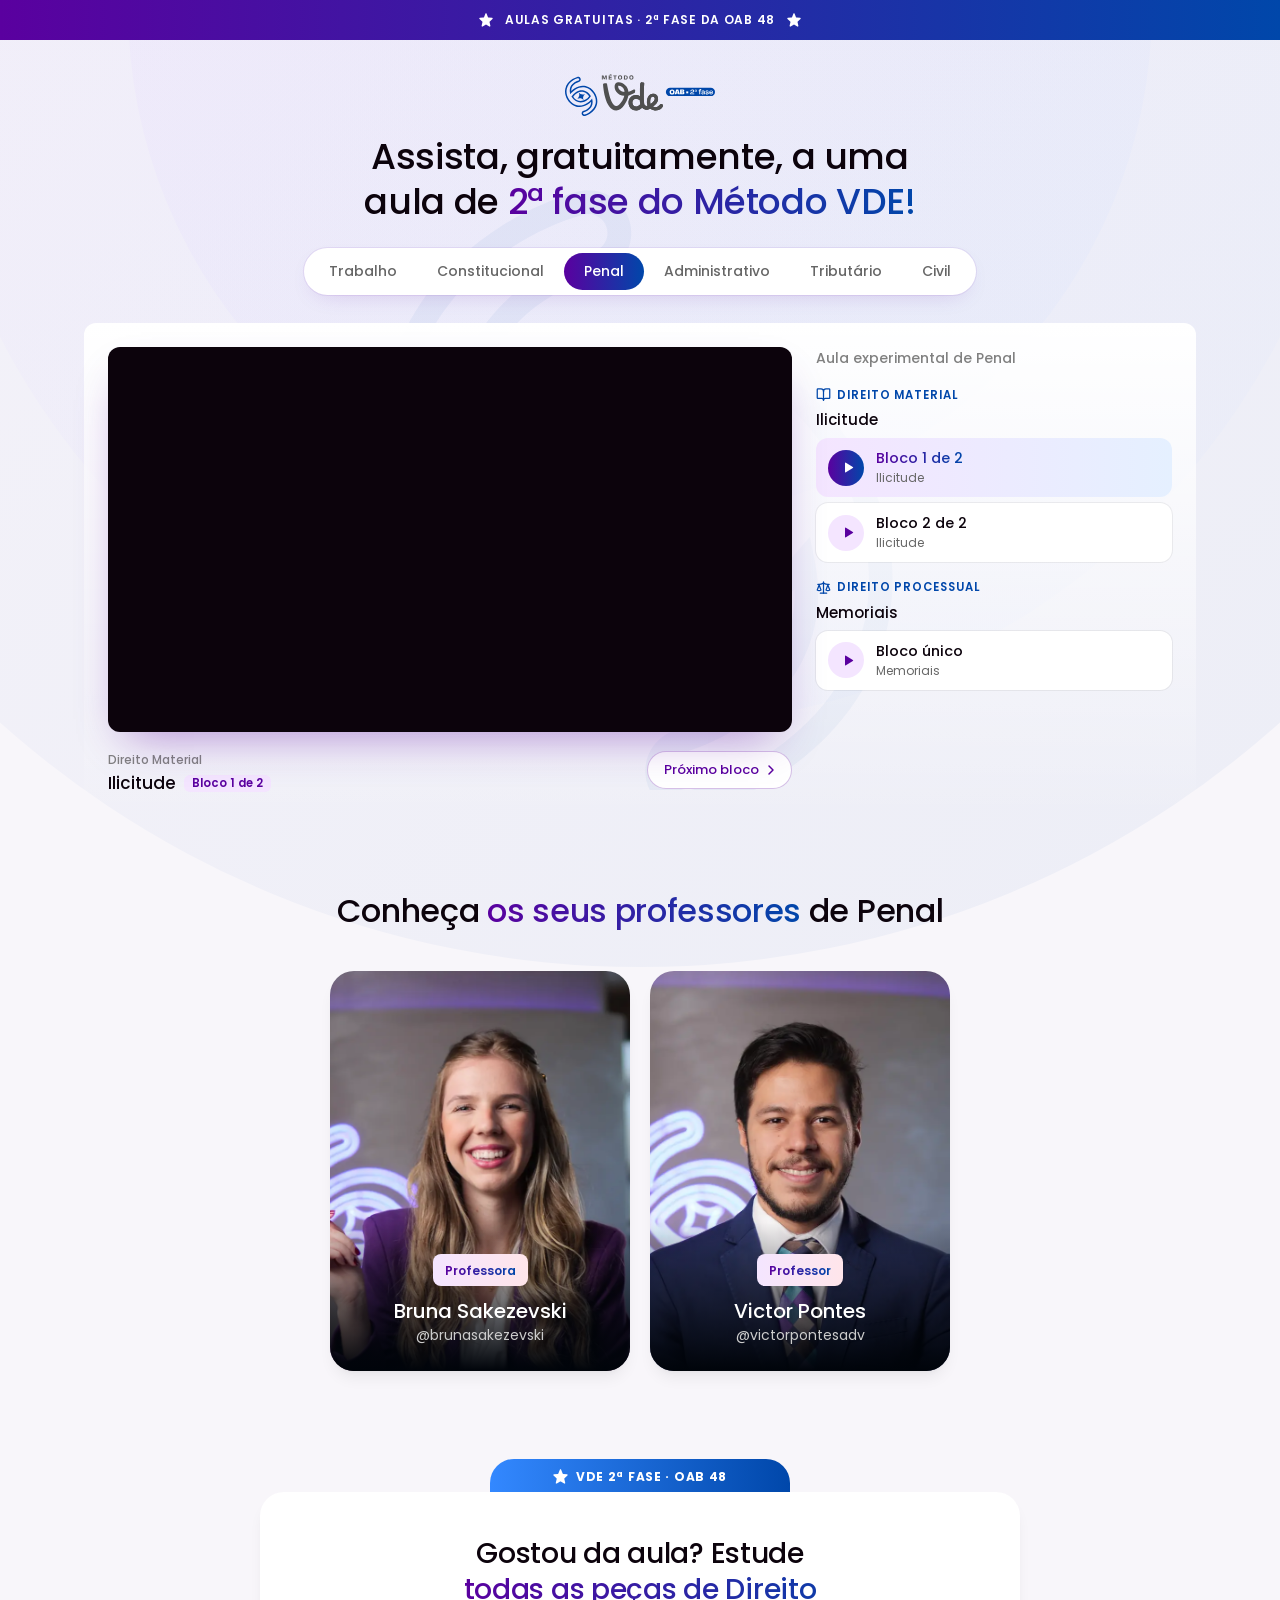
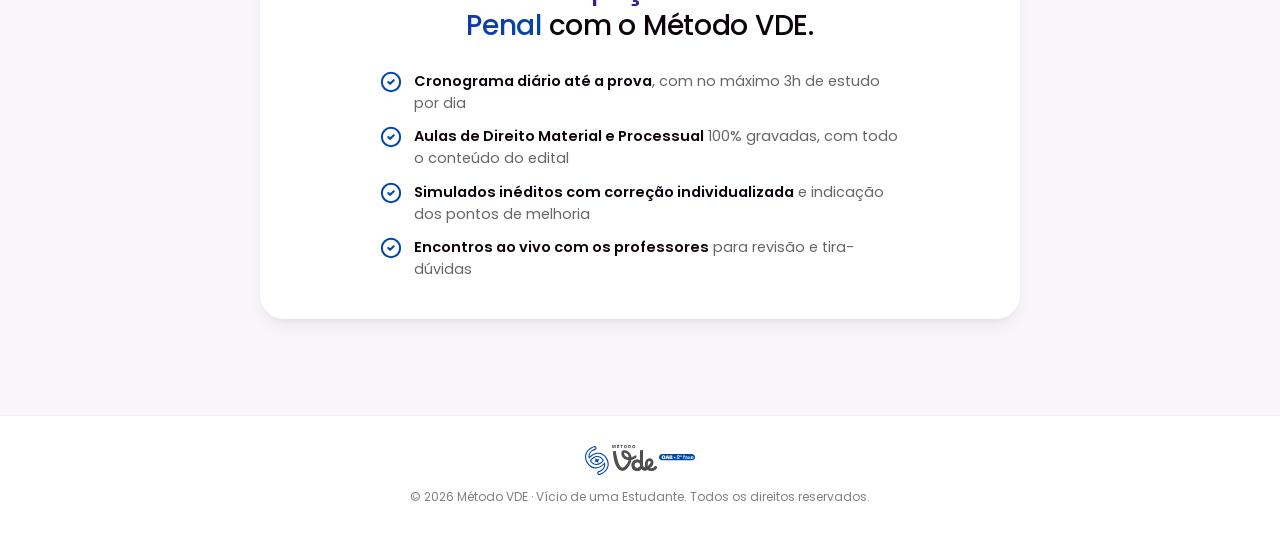
<file: penal/index.html>
<!DOCTYPE html>
<html lang="pt-BR">
<head>
  <meta charset="UTF-8">
  <meta name="viewport" content="width=device-width, initial-scale=1.0">
  <title>Aula gratuita de 2ª fase · Direito Penal | Método VDE</title>
  <meta name="description" content="Assista, gratuitamente, a uma aula de 2ª fase de Direito Penal do Método VDE para a OAB 48: Ilicitude e Memoriais.">
  <meta property="og:title" content="Aula gratuita de 2ª fase · Direito Penal | Método VDE">
  <meta property="og:description" content="Assista, gratuitamente, a uma aula de 2ª fase de Direito Penal do Método VDE para a OAB 48: Ilicitude e Memoriais.">
  <meta property="og:type" content="website">
  <meta name="theme-color" content="#5a009f">
  <link rel="icon" href="/assets/olho-2fase.svg" type="image/svg+xml">
  <link rel="preconnect" href="https://fonts.googleapis.com">
  <link rel="preconnect" href="https://fonts.gstatic.com" crossorigin>
  <link href="https://fonts.googleapis.com/css2?family=Poppins:wght@400;500;600;700&display=swap" rel="stylesheet">
  <link rel="stylesheet" href="/assets/style.css">
</head>
<body data-page="penal">
<div class="topbar">
  <img src="/assets/estrela.svg" alt="" aria-hidden="true"><span>Aulas gratuitas · 2ª fase da OAB&nbsp;48</span><img src="/assets/estrela.svg" alt="" aria-hidden="true">
</div>
<img class="bg-mark" src="/assets/olho-2fase.svg" alt="" aria-hidden="true">
<header class="top">
  <a href="/" aria-label="Escolher outra área"><img src="/assets/logo-2fase.svg" alt="Método VDE · OAB 2ª fase"></a>
</header>

<main>
  <section class="hero">
    <div class="wrap">
      <h1>Assista, gratuitamente, a uma aula de <span class="grad-text">2ª&nbsp;fase do Método&nbsp;VDE!</span></h1>
      <nav class="areas" aria-label="Escolha a área">
  <a href="/trabalho">Trabalho</a>
  <a href="/constitucional">Constitucional</a>
  <a href="/penal" class="on" aria-current="page">Penal</a>
  <a href="/administrativo">Administrativo</a>
  <a href="/tributario">Tributário</a>
  <a href="/civil">Civil</a>
</nav>

      <div class="aula">
        <div class="player-col">
          <div class="player">
            <iframe id="player" src="https://player-vz-21d8c0ab-498.tv.pandavideo.com.br/embed/?v=9b1512fa-121c-4e4b-bbdb-4109b181f3fc" title="Aula gratuita de Direito Penal" allow="accelerometer;gyroscope;autoplay;encrypted-media;picture-in-picture" allowfullscreen fetchpriority="high"></iframe>
          </div>
          <div class="now">
            <div class="now-txt">
              <span class="now-kicker" id="now-kicker">Direito Material</span>
              <p class="now-title"><span id="now-title">Ilicitude</span> <span class="now-bloco" id="now-bloco">Bloco 1 de 2</span></p>
            </div>
            <button type="button" class="btn-next" id="btn-next">Próximo bloco <svg viewBox="0 0 24 24" fill="none" stroke="currentColor" stroke-width="2.2" stroke-linecap="round" stroke-linejoin="round" aria-hidden="true"><path d="m9 18 6-6-6-6"/></svg></button>
          </div>
        </div>
        <aside class="playlist" aria-label="Blocos da aula">
          <p class="pl-label">Aula experimental de Penal</p>
          <div class="pl-group">
          <p class="pl-kicker"><svg viewBox="0 0 24 24" fill="none" stroke="currentColor" stroke-width="2" stroke-linecap="round" stroke-linejoin="round" aria-hidden="true"><path d="M12 7v14"/><path d="M3 18a1 1 0 0 1-1-1V4a1 1 0 0 1 1-1h5a4 4 0 0 1 4 4 4 4 0 0 1 4-4h5a1 1 0 0 1 1 1v13a1 1 0 0 1-1 1h-6a3 3 0 0 0-3 3 3 3 0 0 0-3-3z"/></svg>Direito Material</p>
          <p class="pl-title">Ilicitude</p>
          <button type="button" class="pl-item on" data-i="0" aria-pressed="true">
            <span class="pl-ico"><svg viewBox="0 0 24 24" fill="currentColor" aria-hidden="true"><path d="M8 5.14v13.72a1 1 0 0 0 1.5.86l11-6.86a1 1 0 0 0 0-1.72l-11-6.86A1 1 0 0 0 8 5.14z"/></svg></span>
            <span class="pl-txt"><b>Bloco 1 de 2</b><small>Ilicitude</small></span>
          </button>
          <button type="button" class="pl-item" data-i="1" aria-pressed="false">
            <span class="pl-ico"><svg viewBox="0 0 24 24" fill="currentColor" aria-hidden="true"><path d="M8 5.14v13.72a1 1 0 0 0 1.5.86l11-6.86a1 1 0 0 0 0-1.72l-11-6.86A1 1 0 0 0 8 5.14z"/></svg></span>
            <span class="pl-txt"><b>Bloco 2 de 2</b><small>Ilicitude</small></span>
          </button>
        </div>
        <div class="pl-group">
          <p class="pl-kicker"><svg viewBox="0 0 24 24" fill="none" stroke="currentColor" stroke-width="2" stroke-linecap="round" stroke-linejoin="round" aria-hidden="true"><path d="m16 16 3-8 3 8c-.87.65-1.92 1-3 1s-2.13-.35-3-1Z"/><path d="m2 16 3-8 3 8c-.87.65-1.92 1-3 1s-2.13-.35-3-1Z"/><path d="M7 21h10"/><path d="M12 3v18"/><path d="M3 7h2c2 0 5-1 7-2 2 1 5 2 7 2h2"/></svg>Direito Processual</p>
          <p class="pl-title">Memoriais</p>
          <button type="button" class="pl-item" data-i="2" aria-pressed="false">
            <span class="pl-ico"><svg viewBox="0 0 24 24" fill="currentColor" aria-hidden="true"><path d="M8 5.14v13.72a1 1 0 0 0 1.5.86l11-6.86a1 1 0 0 0 0-1.72l-11-6.86A1 1 0 0 0 8 5.14z"/></svg></span>
            <span class="pl-txt"><b>Bloco único</b><small>Memoriais</small></span>
          </button>
        </div>
        </aside>
      </div>
    </div>
  </section>

  <section class="sec-profs">
    <div class="wrap">
      <h2>Conheça <span class="grad-text">os seus professores</span> de Penal</h2>
      <div class="profs">
      <article class="prof" tabindex="0">
        <img src="/assets/profs/bruna-sakezevski.webp" alt="Bruna Sakezevski, Professora" loading="lazy" width="1200" height="888">
        <div class="prof-base">
          <span class="chip"><span>Professora</span></span>
          <p class="prof-nome">Bruna Sakezevski</p>
          <span class="prof-ig">@brunasakezevski</span>
          <span class="prof-more">Ver currículo</span>
        </div>
        <div class="prof-hover">
          <div class="prof-hd">
            <span class="chip"><span>Professora</span></span>
            <p class="prof-nome">Bruna Sakezevski</p>
            <span class="prof-ig">@brunasakezevski</span>
          </div>
          <p class="prof-bio">Advogada Criminal. Pós-Graduação em Direito Penal, Processo Penal e Legislação Penal Especial. Mestre pela Univel. Professora do Método VDE.</p>
          <a class="prof-link" href="https://www.instagram.com/brunasakezevski" target="_blank" rel="noopener"><img src="/assets/instagram-branco.svg" alt="" aria-hidden="true" width="22" height="22">Ver perfil</a>
        </div>
      </article>
      <article class="prof" tabindex="0">
        <img src="/assets/profs/victor-pontes.webp" alt="Victor Pontes, Professor" loading="lazy" width="1200" height="888">
        <div class="prof-base">
          <span class="chip"><span>Professor</span></span>
          <p class="prof-nome">Victor Pontes</p>
          <span class="prof-ig">@victorpontesadv</span>
          <span class="prof-more">Ver currículo</span>
        </div>
        <div class="prof-hover">
          <div class="prof-hd">
            <span class="chip"><span>Professor</span></span>
            <p class="prof-nome">Victor Pontes</p>
            <span class="prof-ig">@victorpontesadv</span>
          </div>
          <p class="prof-bio">Advogado. Mestre em Direito pela Universidade Católica de Pernambuco (UNICAP). Pós-Graduado em Direito Penal e Processo Penal pela Faculdade Damas. Professor de Direito na Faculdade UNIBRA. Professor do Método VDE.</p>
          <a class="prof-link" href="https://www.instagram.com/victorpontesadv" target="_blank" rel="noopener"><img src="/assets/instagram-branco.svg" alt="" aria-hidden="true" width="22" height="22">Ver perfil</a>
        </div>
      </article>
      </div>
    </div>
  </section>

  <section class="sec-cta">
    <div class="wrap">
      <div class="cta-shell">
        <div class="cta-tab"><img src="/assets/estrela.svg" alt="" aria-hidden="true"><span>VDE 2ª Fase · OAB&nbsp;48</span></div>
        <div class="cta-box">
          <h2>Gostou da aula? Estude <span class="grad-text">todas as peças de Direito Penal</span> com o Método&nbsp;VDE.</h2>
          <ul class="cta-list">
            <li><svg viewBox="0 0 24 24" fill="none" stroke="currentColor" stroke-width="2.2" stroke-linecap="round" stroke-linejoin="round" aria-hidden="true"><circle cx="12" cy="12" r="10"/><path d="m9 12 2 2 4-4"/></svg><span><b>Cronograma diário até a prova</b>, com no máximo 3h de estudo por dia</span></li>
            <li><svg viewBox="0 0 24 24" fill="none" stroke="currentColor" stroke-width="2.2" stroke-linecap="round" stroke-linejoin="round" aria-hidden="true"><circle cx="12" cy="12" r="10"/><path d="m9 12 2 2 4-4"/></svg><span><b>Aulas de Direito Material e Processual</b> 100% gravadas, com todo o conteúdo do edital</span></li>
            <li><svg viewBox="0 0 24 24" fill="none" stroke="currentColor" stroke-width="2.2" stroke-linecap="round" stroke-linejoin="round" aria-hidden="true"><circle cx="12" cy="12" r="10"/><path d="m9 12 2 2 4-4"/></svg><span><b>Simulados inéditos com correção individualizada</b> e indicação dos pontos de melhoria</span></li>
            <li><svg viewBox="0 0 24 24" fill="none" stroke="currentColor" stroke-width="2.2" stroke-linecap="round" stroke-linejoin="round" aria-hidden="true"><circle cx="12" cy="12" r="10"/><path d="m9 12 2 2 4-4"/></svg><span><b>Encontros ao vivo com os professores</b> para revisão e tira-dúvidas</span></li>
          </ul>
          
        </div>
      </div>
    </div>
  </section>
</main>

<footer class="foot">
  <div class="wrap">
    <img src="/assets/logo-2fase.svg" alt="Método VDE · OAB 2ª fase">
    <p>© 2026 Método VDE · Vício de uma Estudante. Todos os direitos reservados.</p>
  </div>
</footer>

<script>window.__BLOCOS__ = [{"src":"https://player-vz-21d8c0ab-498.tv.pandavideo.com.br/embed/?v=9b1512fa-121c-4e4b-bbdb-4109b181f3fc","tipo":"Direito Material","titulo":"Ilicitude","bloco":"Bloco 1 de 2","area":"Direito Penal"},{"src":"https://player-vz-21d8c0ab-498.tv.pandavideo.com.br/embed/?v=89e25d6f-a059-4d7a-aeea-240409804e5a","tipo":"Direito Material","titulo":"Ilicitude","bloco":"Bloco 2 de 2","area":"Direito Penal"},{"src":"https://player-vz-21d8c0ab-498.tv.pandavideo.com.br/embed/?v=24518b7f-0c64-490a-9c64-01dc81683573","tipo":"Direito Processual","titulo":"Memoriais","bloco":"Bloco único","area":"Direito Penal"}];</script>
<script src="/assets/player.js" defer></script>
</body>
</html>
</file>
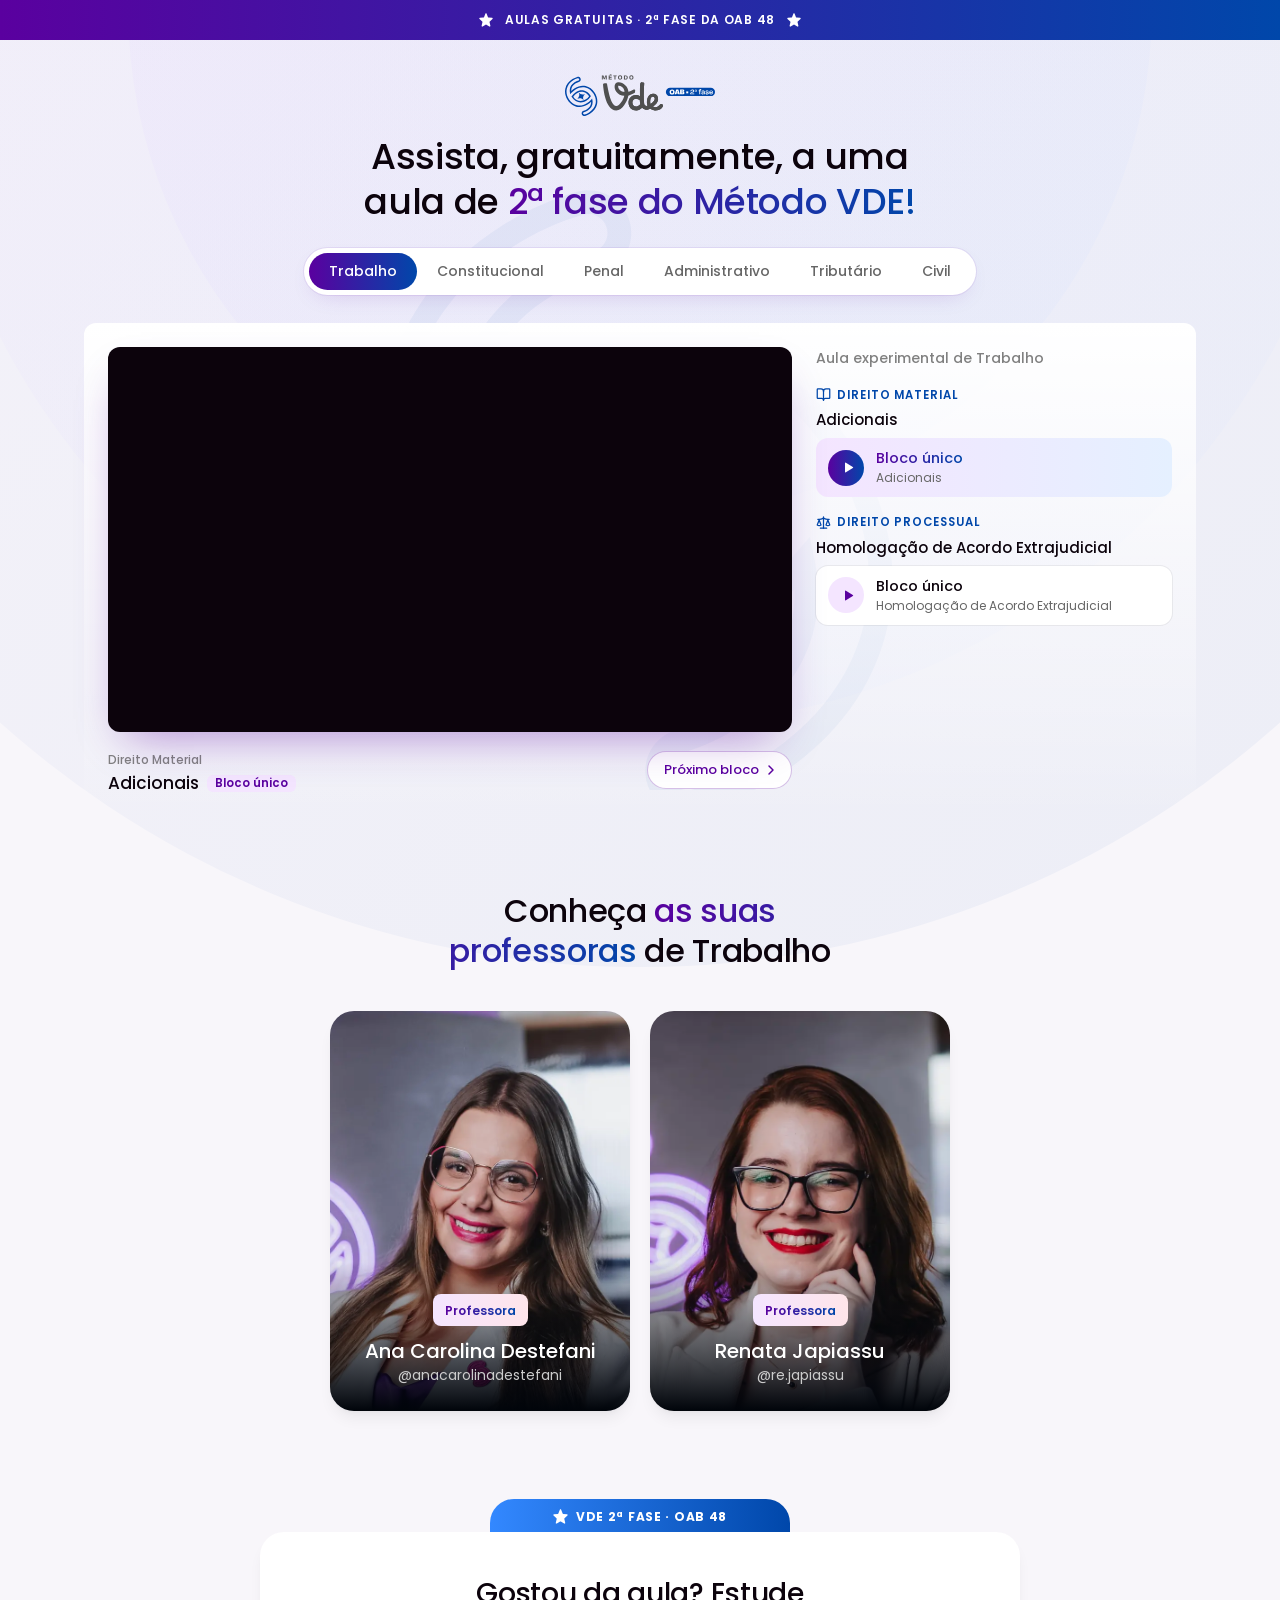
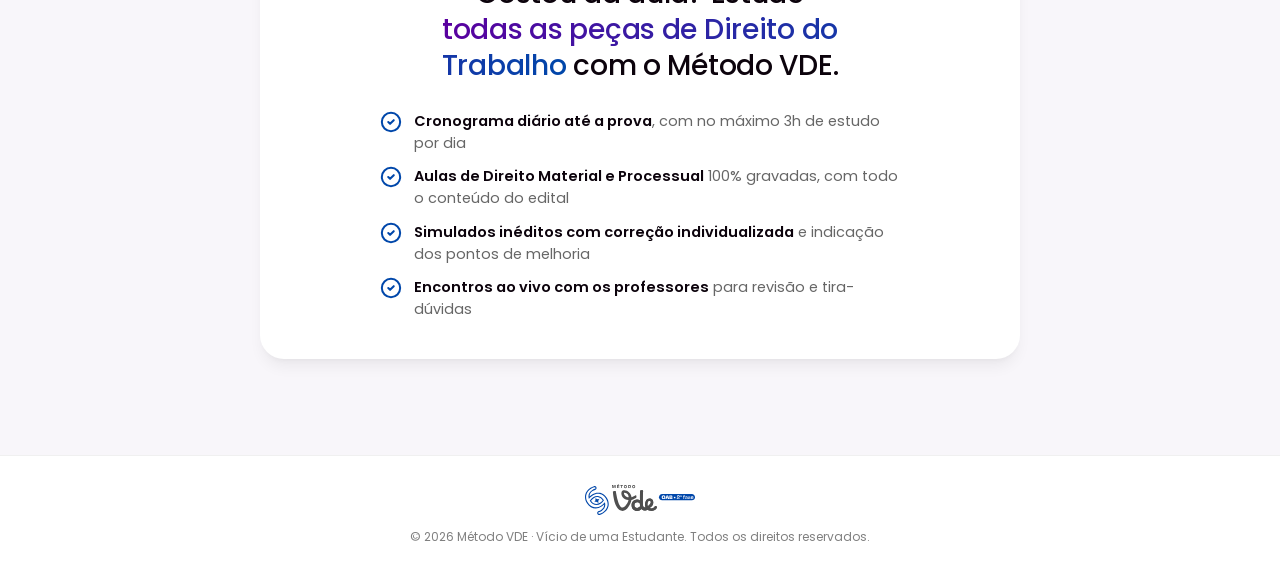
<file: trabalho/index.html>
<!DOCTYPE html>
<html lang="pt-BR">
<head>
  <meta charset="UTF-8">
  <meta name="viewport" content="width=device-width, initial-scale=1.0">
  <title>Aula gratuita de 2ª fase · Direito do Trabalho | Método VDE</title>
  <meta name="description" content="Assista, gratuitamente, a uma aula de 2ª fase de Direito do Trabalho do Método VDE para a OAB 48: Adicionais e Homologação de Acordo Extrajudicial.">
  <meta property="og:title" content="Aula gratuita de 2ª fase · Direito do Trabalho | Método VDE">
  <meta property="og:description" content="Assista, gratuitamente, a uma aula de 2ª fase de Direito do Trabalho do Método VDE para a OAB 48: Adicionais e Homologação de Acordo Extrajudicial.">
  <meta property="og:type" content="website">
  <meta name="theme-color" content="#5a009f">
  <link rel="icon" href="/assets/olho-2fase.svg" type="image/svg+xml">
  <link rel="preconnect" href="https://fonts.googleapis.com">
  <link rel="preconnect" href="https://fonts.gstatic.com" crossorigin>
  <link href="https://fonts.googleapis.com/css2?family=Poppins:wght@400;500;600;700&display=swap" rel="stylesheet">
  <link rel="stylesheet" href="/assets/style.css">
</head>
<body data-page="trabalho">
<div class="topbar">
  <img src="/assets/estrela.svg" alt="" aria-hidden="true"><span>Aulas gratuitas · 2ª fase da OAB&nbsp;48</span><img src="/assets/estrela.svg" alt="" aria-hidden="true">
</div>
<img class="bg-mark" src="/assets/olho-2fase.svg" alt="" aria-hidden="true">
<header class="top">
  <a href="/" aria-label="Escolher outra área"><img src="/assets/logo-2fase.svg" alt="Método VDE · OAB 2ª fase"></a>
</header>

<main>
  <section class="hero">
    <div class="wrap">
      <h1>Assista, gratuitamente, a uma aula de <span class="grad-text">2ª&nbsp;fase do Método&nbsp;VDE!</span></h1>
      <nav class="areas" aria-label="Escolha a área">
  <a href="/trabalho" class="on" aria-current="page">Trabalho</a>
  <a href="/constitucional">Constitucional</a>
  <a href="/penal">Penal</a>
  <a href="/administrativo">Administrativo</a>
  <a href="/tributario">Tributário</a>
  <a href="/civil">Civil</a>
</nav>

      <div class="aula">
        <div class="player-col">
          <div class="player">
            <iframe id="player" src="https://player-vz-2b607c99-772.tv.pandavideo.com.br/embed/?v=6c5ea0af-6ce1-4755-9f6f-148df9889d7a" title="Aula gratuita de Direito do Trabalho" allow="accelerometer;gyroscope;autoplay;encrypted-media;picture-in-picture" allowfullscreen fetchpriority="high"></iframe>
          </div>
          <div class="now">
            <div class="now-txt">
              <span class="now-kicker" id="now-kicker">Direito Material</span>
              <p class="now-title"><span id="now-title">Adicionais</span> <span class="now-bloco" id="now-bloco">Bloco único</span></p>
            </div>
            <button type="button" class="btn-next" id="btn-next">Próximo bloco <svg viewBox="0 0 24 24" fill="none" stroke="currentColor" stroke-width="2.2" stroke-linecap="round" stroke-linejoin="round" aria-hidden="true"><path d="m9 18 6-6-6-6"/></svg></button>
          </div>
        </div>
        <aside class="playlist" aria-label="Blocos da aula">
          <p class="pl-label">Aula experimental de Trabalho</p>
          <div class="pl-group">
          <p class="pl-kicker"><svg viewBox="0 0 24 24" fill="none" stroke="currentColor" stroke-width="2" stroke-linecap="round" stroke-linejoin="round" aria-hidden="true"><path d="M12 7v14"/><path d="M3 18a1 1 0 0 1-1-1V4a1 1 0 0 1 1-1h5a4 4 0 0 1 4 4 4 4 0 0 1 4-4h5a1 1 0 0 1 1 1v13a1 1 0 0 1-1 1h-6a3 3 0 0 0-3 3 3 3 0 0 0-3-3z"/></svg>Direito Material</p>
          <p class="pl-title">Adicionais</p>
          <button type="button" class="pl-item on" data-i="0" aria-pressed="true">
            <span class="pl-ico"><svg viewBox="0 0 24 24" fill="currentColor" aria-hidden="true"><path d="M8 5.14v13.72a1 1 0 0 0 1.5.86l11-6.86a1 1 0 0 0 0-1.72l-11-6.86A1 1 0 0 0 8 5.14z"/></svg></span>
            <span class="pl-txt"><b>Bloco único</b><small>Adicionais</small></span>
          </button>
        </div>
        <div class="pl-group">
          <p class="pl-kicker"><svg viewBox="0 0 24 24" fill="none" stroke="currentColor" stroke-width="2" stroke-linecap="round" stroke-linejoin="round" aria-hidden="true"><path d="m16 16 3-8 3 8c-.87.65-1.92 1-3 1s-2.13-.35-3-1Z"/><path d="m2 16 3-8 3 8c-.87.65-1.92 1-3 1s-2.13-.35-3-1Z"/><path d="M7 21h10"/><path d="M12 3v18"/><path d="M3 7h2c2 0 5-1 7-2 2 1 5 2 7 2h2"/></svg>Direito Processual</p>
          <p class="pl-title">Homologação de Acordo Extrajudicial</p>
          <button type="button" class="pl-item" data-i="1" aria-pressed="false">
            <span class="pl-ico"><svg viewBox="0 0 24 24" fill="currentColor" aria-hidden="true"><path d="M8 5.14v13.72a1 1 0 0 0 1.5.86l11-6.86a1 1 0 0 0 0-1.72l-11-6.86A1 1 0 0 0 8 5.14z"/></svg></span>
            <span class="pl-txt"><b>Bloco único</b><small>Homologação de Acordo Extrajudicial</small></span>
          </button>
        </div>
        </aside>
      </div>
    </div>
  </section>

  <section class="sec-profs">
    <div class="wrap">
      <h2>Conheça <span class="grad-text">as suas professoras</span> de Trabalho</h2>
      <div class="profs">
      <article class="prof" tabindex="0">
        <img src="/assets/profs/ana-carolina-destefani.webp" alt="Ana Carolina Destefani, Professora" loading="lazy" width="1200" height="888">
        <div class="prof-base">
          <span class="chip"><span>Professora</span></span>
          <p class="prof-nome">Ana Carolina Destefani</p>
          <span class="prof-ig">@anacarolinadestefani</span>
          <span class="prof-more">Ver currículo</span>
        </div>
        <div class="prof-hover">
          <div class="prof-hd">
            <span class="chip"><span>Professora</span></span>
            <p class="prof-nome">Ana Carolina Destefani</p>
            <span class="prof-ig">@anacarolinadestefani</span>
          </div>
          <p class="prof-bio">Advogada. Servidora Pública. Mestre em Direito. Pós-Graduação em Direito do Consumidor, Trabalho, Processo do Trabalho e Direito Privado. Professora do Método VDE.</p>
          <a class="prof-link" href="https://www.instagram.com/anacarolinadestefani" target="_blank" rel="noopener"><img src="/assets/instagram-branco.svg" alt="" aria-hidden="true" width="22" height="22">Ver perfil</a>
        </div>
      </article>
      <article class="prof" tabindex="0">
        <img src="/assets/profs/renata-japiassu.webp" alt="Renata Japiassu, Professora" loading="lazy" width="1200" height="888">
        <div class="prof-base">
          <span class="chip"><span>Professora</span></span>
          <p class="prof-nome">Renata Japiassu</p>
          <span class="prof-ig">@re.japiassu</span>
          <span class="prof-more">Ver currículo</span>
        </div>
        <div class="prof-hover">
          <div class="prof-hd">
            <span class="chip"><span>Professora</span></span>
            <p class="prof-nome">Renata Japiassu</p>
            <span class="prof-ig">@re.japiassu</span>
          </div>
          <p class="prof-bio">Advogada. Mestre em Direito. Especialista em Direito do Trabalho e Processual Trabalhista. Professora do Método VDE.</p>
          <a class="prof-link" href="https://www.instagram.com/re.japiassu" target="_blank" rel="noopener"><img src="/assets/instagram-branco.svg" alt="" aria-hidden="true" width="22" height="22">Ver perfil</a>
        </div>
      </article>
      </div>
    </div>
  </section>

  <section class="sec-cta">
    <div class="wrap">
      <div class="cta-shell">
        <div class="cta-tab"><img src="/assets/estrela.svg" alt="" aria-hidden="true"><span>VDE 2ª Fase · OAB&nbsp;48</span></div>
        <div class="cta-box">
          <h2>Gostou da aula? Estude <span class="grad-text">todas as peças de Direito do Trabalho</span> com o Método&nbsp;VDE.</h2>
          <ul class="cta-list">
            <li><svg viewBox="0 0 24 24" fill="none" stroke="currentColor" stroke-width="2.2" stroke-linecap="round" stroke-linejoin="round" aria-hidden="true"><circle cx="12" cy="12" r="10"/><path d="m9 12 2 2 4-4"/></svg><span><b>Cronograma diário até a prova</b>, com no máximo 3h de estudo por dia</span></li>
            <li><svg viewBox="0 0 24 24" fill="none" stroke="currentColor" stroke-width="2.2" stroke-linecap="round" stroke-linejoin="round" aria-hidden="true"><circle cx="12" cy="12" r="10"/><path d="m9 12 2 2 4-4"/></svg><span><b>Aulas de Direito Material e Processual</b> 100% gravadas, com todo o conteúdo do edital</span></li>
            <li><svg viewBox="0 0 24 24" fill="none" stroke="currentColor" stroke-width="2.2" stroke-linecap="round" stroke-linejoin="round" aria-hidden="true"><circle cx="12" cy="12" r="10"/><path d="m9 12 2 2 4-4"/></svg><span><b>Simulados inéditos com correção individualizada</b> e indicação dos pontos de melhoria</span></li>
            <li><svg viewBox="0 0 24 24" fill="none" stroke="currentColor" stroke-width="2.2" stroke-linecap="round" stroke-linejoin="round" aria-hidden="true"><circle cx="12" cy="12" r="10"/><path d="m9 12 2 2 4-4"/></svg><span><b>Encontros ao vivo com os professores</b> para revisão e tira-dúvidas</span></li>
          </ul>
          
        </div>
      </div>
    </div>
  </section>
</main>

<footer class="foot">
  <div class="wrap">
    <img src="/assets/logo-2fase.svg" alt="Método VDE · OAB 2ª fase">
    <p>© 2026 Método VDE · Vício de uma Estudante. Todos os direitos reservados.</p>
  </div>
</footer>

<script>window.__BLOCOS__ = [{"src":"https://player-vz-2b607c99-772.tv.pandavideo.com.br/embed/?v=6c5ea0af-6ce1-4755-9f6f-148df9889d7a","tipo":"Direito Material","titulo":"Adicionais","bloco":"Bloco único","area":"Direito do Trabalho"},{"src":"https://player-vz-2b607c99-772.tv.pandavideo.com.br/embed/?v=a3f32035-7848-4135-880f-73a3d30e8dfe","tipo":"Direito Processual","titulo":"Homologação de Acordo Extrajudicial","bloco":"Bloco único","area":"Direito do Trabalho"}];</script>
<script src="/assets/player.js" defer></script>
</body>
</html>
</file>
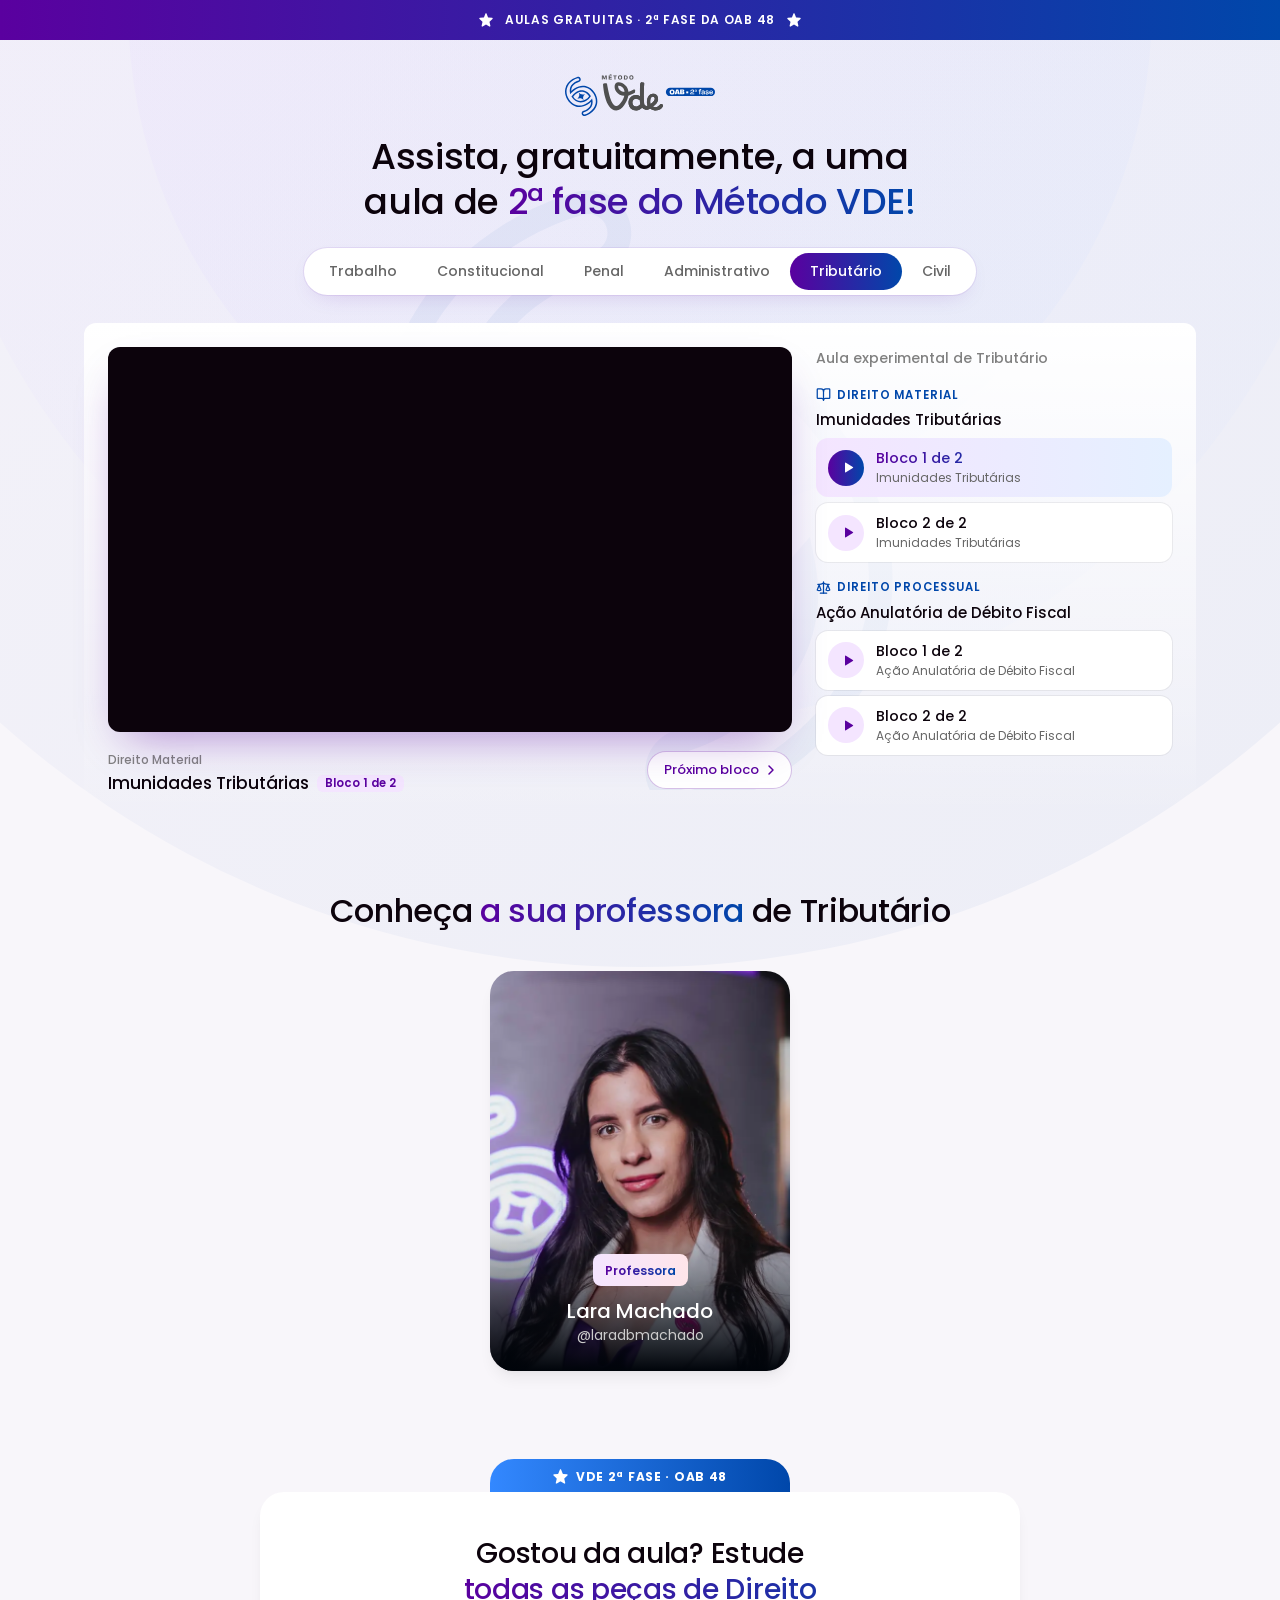
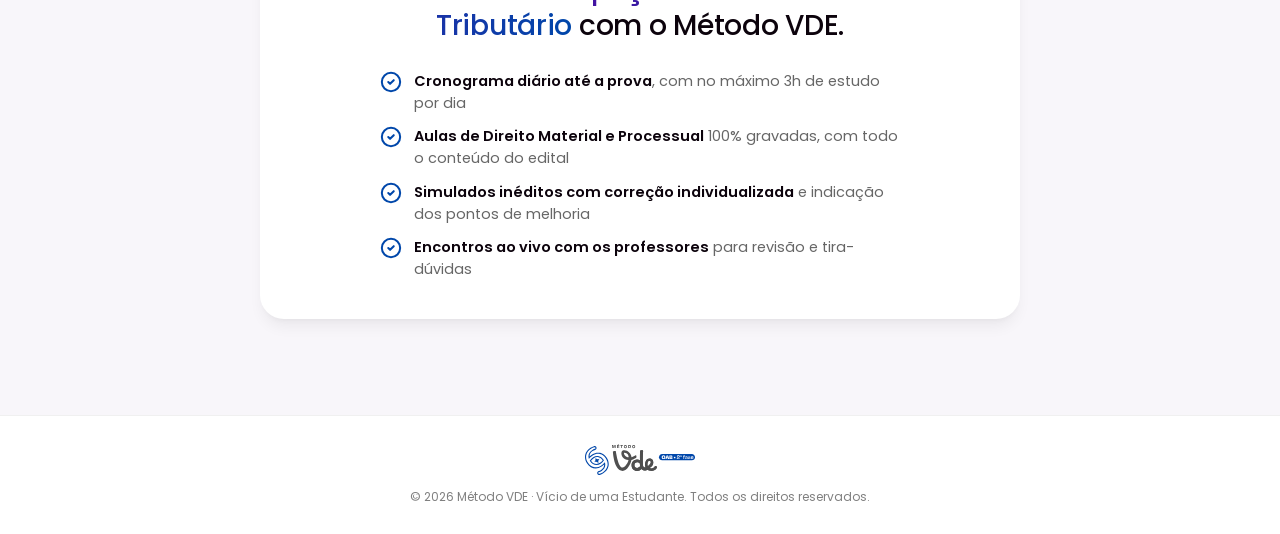
<file: tributario/index.html>
<!DOCTYPE html>
<html lang="pt-BR">
<head>
  <meta charset="UTF-8">
  <meta name="viewport" content="width=device-width, initial-scale=1.0">
  <title>Aula gratuita de 2ª fase · Direito Tributário | Método VDE</title>
  <meta name="description" content="Assista, gratuitamente, a uma aula de 2ª fase de Direito Tributário do Método VDE para a OAB 48: Imunidades Tributárias e Ação Anulatória de Débito Fiscal.">
  <meta property="og:title" content="Aula gratuita de 2ª fase · Direito Tributário | Método VDE">
  <meta property="og:description" content="Assista, gratuitamente, a uma aula de 2ª fase de Direito Tributário do Método VDE para a OAB 48: Imunidades Tributárias e Ação Anulatória de Débito Fiscal.">
  <meta property="og:type" content="website">
  <meta name="theme-color" content="#5a009f">
  <link rel="icon" href="/assets/olho-2fase.svg" type="image/svg+xml">
  <link rel="preconnect" href="https://fonts.googleapis.com">
  <link rel="preconnect" href="https://fonts.gstatic.com" crossorigin>
  <link href="https://fonts.googleapis.com/css2?family=Poppins:wght@400;500;600;700&display=swap" rel="stylesheet">
  <link rel="stylesheet" href="/assets/style.css">
</head>
<body data-page="tributario">
<div class="topbar">
  <img src="/assets/estrela.svg" alt="" aria-hidden="true"><span>Aulas gratuitas · 2ª fase da OAB&nbsp;48</span><img src="/assets/estrela.svg" alt="" aria-hidden="true">
</div>
<img class="bg-mark" src="/assets/olho-2fase.svg" alt="" aria-hidden="true">
<header class="top">
  <a href="/" aria-label="Escolher outra área"><img src="/assets/logo-2fase.svg" alt="Método VDE · OAB 2ª fase"></a>
</header>

<main>
  <section class="hero">
    <div class="wrap">
      <h1>Assista, gratuitamente, a uma aula de <span class="grad-text">2ª&nbsp;fase do Método&nbsp;VDE!</span></h1>
      <nav class="areas" aria-label="Escolha a área">
  <a href="/trabalho">Trabalho</a>
  <a href="/constitucional">Constitucional</a>
  <a href="/penal">Penal</a>
  <a href="/administrativo">Administrativo</a>
  <a href="/tributario" class="on" aria-current="page">Tributário</a>
  <a href="/civil">Civil</a>
</nav>

      <div class="aula">
        <div class="player-col">
          <div class="player">
            <iframe id="player" src="https://player-vz-a1540ae3-806.tv.pandavideo.com.br/embed/?v=31a88b16-b215-4b5a-96d7-714df4dfb716" title="Aula gratuita de Direito Tributário" allow="accelerometer;gyroscope;autoplay;encrypted-media;picture-in-picture" allowfullscreen fetchpriority="high"></iframe>
          </div>
          <div class="now">
            <div class="now-txt">
              <span class="now-kicker" id="now-kicker">Direito Material</span>
              <p class="now-title"><span id="now-title">Imunidades Tributárias</span> <span class="now-bloco" id="now-bloco">Bloco 1 de 2</span></p>
            </div>
            <button type="button" class="btn-next" id="btn-next">Próximo bloco <svg viewBox="0 0 24 24" fill="none" stroke="currentColor" stroke-width="2.2" stroke-linecap="round" stroke-linejoin="round" aria-hidden="true"><path d="m9 18 6-6-6-6"/></svg></button>
          </div>
        </div>
        <aside class="playlist" aria-label="Blocos da aula">
          <p class="pl-label">Aula experimental de Tributário</p>
          <div class="pl-group">
          <p class="pl-kicker"><svg viewBox="0 0 24 24" fill="none" stroke="currentColor" stroke-width="2" stroke-linecap="round" stroke-linejoin="round" aria-hidden="true"><path d="M12 7v14"/><path d="M3 18a1 1 0 0 1-1-1V4a1 1 0 0 1 1-1h5a4 4 0 0 1 4 4 4 4 0 0 1 4-4h5a1 1 0 0 1 1 1v13a1 1 0 0 1-1 1h-6a3 3 0 0 0-3 3 3 3 0 0 0-3-3z"/></svg>Direito Material</p>
          <p class="pl-title">Imunidades Tributárias</p>
          <button type="button" class="pl-item on" data-i="0" aria-pressed="true">
            <span class="pl-ico"><svg viewBox="0 0 24 24" fill="currentColor" aria-hidden="true"><path d="M8 5.14v13.72a1 1 0 0 0 1.5.86l11-6.86a1 1 0 0 0 0-1.72l-11-6.86A1 1 0 0 0 8 5.14z"/></svg></span>
            <span class="pl-txt"><b>Bloco 1 de 2</b><small>Imunidades Tributárias</small></span>
          </button>
          <button type="button" class="pl-item" data-i="1" aria-pressed="false">
            <span class="pl-ico"><svg viewBox="0 0 24 24" fill="currentColor" aria-hidden="true"><path d="M8 5.14v13.72a1 1 0 0 0 1.5.86l11-6.86a1 1 0 0 0 0-1.72l-11-6.86A1 1 0 0 0 8 5.14z"/></svg></span>
            <span class="pl-txt"><b>Bloco 2 de 2</b><small>Imunidades Tributárias</small></span>
          </button>
        </div>
        <div class="pl-group">
          <p class="pl-kicker"><svg viewBox="0 0 24 24" fill="none" stroke="currentColor" stroke-width="2" stroke-linecap="round" stroke-linejoin="round" aria-hidden="true"><path d="m16 16 3-8 3 8c-.87.65-1.92 1-3 1s-2.13-.35-3-1Z"/><path d="m2 16 3-8 3 8c-.87.65-1.92 1-3 1s-2.13-.35-3-1Z"/><path d="M7 21h10"/><path d="M12 3v18"/><path d="M3 7h2c2 0 5-1 7-2 2 1 5 2 7 2h2"/></svg>Direito Processual</p>
          <p class="pl-title">Ação Anulatória de Débito Fiscal</p>
          <button type="button" class="pl-item" data-i="2" aria-pressed="false">
            <span class="pl-ico"><svg viewBox="0 0 24 24" fill="currentColor" aria-hidden="true"><path d="M8 5.14v13.72a1 1 0 0 0 1.5.86l11-6.86a1 1 0 0 0 0-1.72l-11-6.86A1 1 0 0 0 8 5.14z"/></svg></span>
            <span class="pl-txt"><b>Bloco 1 de 2</b><small>Ação Anulatória de Débito Fiscal</small></span>
          </button>
          <button type="button" class="pl-item" data-i="3" aria-pressed="false">
            <span class="pl-ico"><svg viewBox="0 0 24 24" fill="currentColor" aria-hidden="true"><path d="M8 5.14v13.72a1 1 0 0 0 1.5.86l11-6.86a1 1 0 0 0 0-1.72l-11-6.86A1 1 0 0 0 8 5.14z"/></svg></span>
            <span class="pl-txt"><b>Bloco 2 de 2</b><small>Ação Anulatória de Débito Fiscal</small></span>
          </button>
        </div>
        </aside>
      </div>
    </div>
  </section>

  <section class="sec-profs">
    <div class="wrap">
      <h2>Conheça <span class="grad-text">a sua professora</span> de Tributário</h2>
      <div class="profs single">
      <article class="prof" tabindex="0">
        <img src="/assets/profs/lara-machado.webp" alt="Lara Machado, Professora" loading="lazy" width="1200" height="888">
        <div class="prof-base">
          <span class="chip"><span>Professora</span></span>
          <p class="prof-nome">Lara Machado</p>
          <span class="prof-ig">@laradbmachado</span>
          <span class="prof-more">Ver currículo</span>
        </div>
        <div class="prof-hover">
          <div class="prof-hd">
            <span class="chip"><span>Professora</span></span>
            <p class="prof-nome">Lara Machado</p>
            <span class="prof-ig">@laradbmachado</span>
          </div>
          <p class="prof-bio">Advogada. Mestre pela Universidade Federal do Ceará (UFC). Pesquisadora do Grupo de Tributação Ambiental, PPGD/UFC. Professora do Método VDE.</p>
          <a class="prof-link" href="https://www.instagram.com/laradbmachado" target="_blank" rel="noopener"><img src="/assets/instagram-branco.svg" alt="" aria-hidden="true" width="22" height="22">Ver perfil</a>
        </div>
      </article>
      </div>
    </div>
  </section>

  <section class="sec-cta">
    <div class="wrap">
      <div class="cta-shell">
        <div class="cta-tab"><img src="/assets/estrela.svg" alt="" aria-hidden="true"><span>VDE 2ª Fase · OAB&nbsp;48</span></div>
        <div class="cta-box">
          <h2>Gostou da aula? Estude <span class="grad-text">todas as peças de Direito Tributário</span> com o Método&nbsp;VDE.</h2>
          <ul class="cta-list">
            <li><svg viewBox="0 0 24 24" fill="none" stroke="currentColor" stroke-width="2.2" stroke-linecap="round" stroke-linejoin="round" aria-hidden="true"><circle cx="12" cy="12" r="10"/><path d="m9 12 2 2 4-4"/></svg><span><b>Cronograma diário até a prova</b>, com no máximo 3h de estudo por dia</span></li>
            <li><svg viewBox="0 0 24 24" fill="none" stroke="currentColor" stroke-width="2.2" stroke-linecap="round" stroke-linejoin="round" aria-hidden="true"><circle cx="12" cy="12" r="10"/><path d="m9 12 2 2 4-4"/></svg><span><b>Aulas de Direito Material e Processual</b> 100% gravadas, com todo o conteúdo do edital</span></li>
            <li><svg viewBox="0 0 24 24" fill="none" stroke="currentColor" stroke-width="2.2" stroke-linecap="round" stroke-linejoin="round" aria-hidden="true"><circle cx="12" cy="12" r="10"/><path d="m9 12 2 2 4-4"/></svg><span><b>Simulados inéditos com correção individualizada</b> e indicação dos pontos de melhoria</span></li>
            <li><svg viewBox="0 0 24 24" fill="none" stroke="currentColor" stroke-width="2.2" stroke-linecap="round" stroke-linejoin="round" aria-hidden="true"><circle cx="12" cy="12" r="10"/><path d="m9 12 2 2 4-4"/></svg><span><b>Encontros ao vivo com os professores</b> para revisão e tira-dúvidas</span></li>
          </ul>
          
        </div>
      </div>
    </div>
  </section>
</main>

<footer class="foot">
  <div class="wrap">
    <img src="/assets/logo-2fase.svg" alt="Método VDE · OAB 2ª fase">
    <p>© 2026 Método VDE · Vício de uma Estudante. Todos os direitos reservados.</p>
  </div>
</footer>

<script>window.__BLOCOS__ = [{"src":"https://player-vz-a1540ae3-806.tv.pandavideo.com.br/embed/?v=31a88b16-b215-4b5a-96d7-714df4dfb716","tipo":"Direito Material","titulo":"Imunidades Tributárias","bloco":"Bloco 1 de 2","area":"Direito Tributário"},{"src":"https://player-vz-a1540ae3-806.tv.pandavideo.com.br/embed/?v=c02e92ea-38c5-4475-a756-20ee22150ef2","tipo":"Direito Material","titulo":"Imunidades Tributárias","bloco":"Bloco 2 de 2","area":"Direito Tributário"},{"src":"https://player-vz-a1540ae3-806.tv.pandavideo.com.br/embed/?v=42afa371-4558-4ade-bd4c-07599a53098f","tipo":"Direito Processual","titulo":"Ação Anulatória de Débito Fiscal","bloco":"Bloco 1 de 2","area":"Direito Tributário"},{"src":"https://player-vz-a1540ae3-806.tv.pandavideo.com.br/embed/?v=8fbb02ad-211d-4a82-81b3-38c07712ee47","tipo":"Direito Processual","titulo":"Ação Anulatória de Débito Fiscal","bloco":"Bloco 2 de 2","area":"Direito Tributário"}];</script>
<script src="/assets/player.js" defer></script>
</body>
</html>
</file>
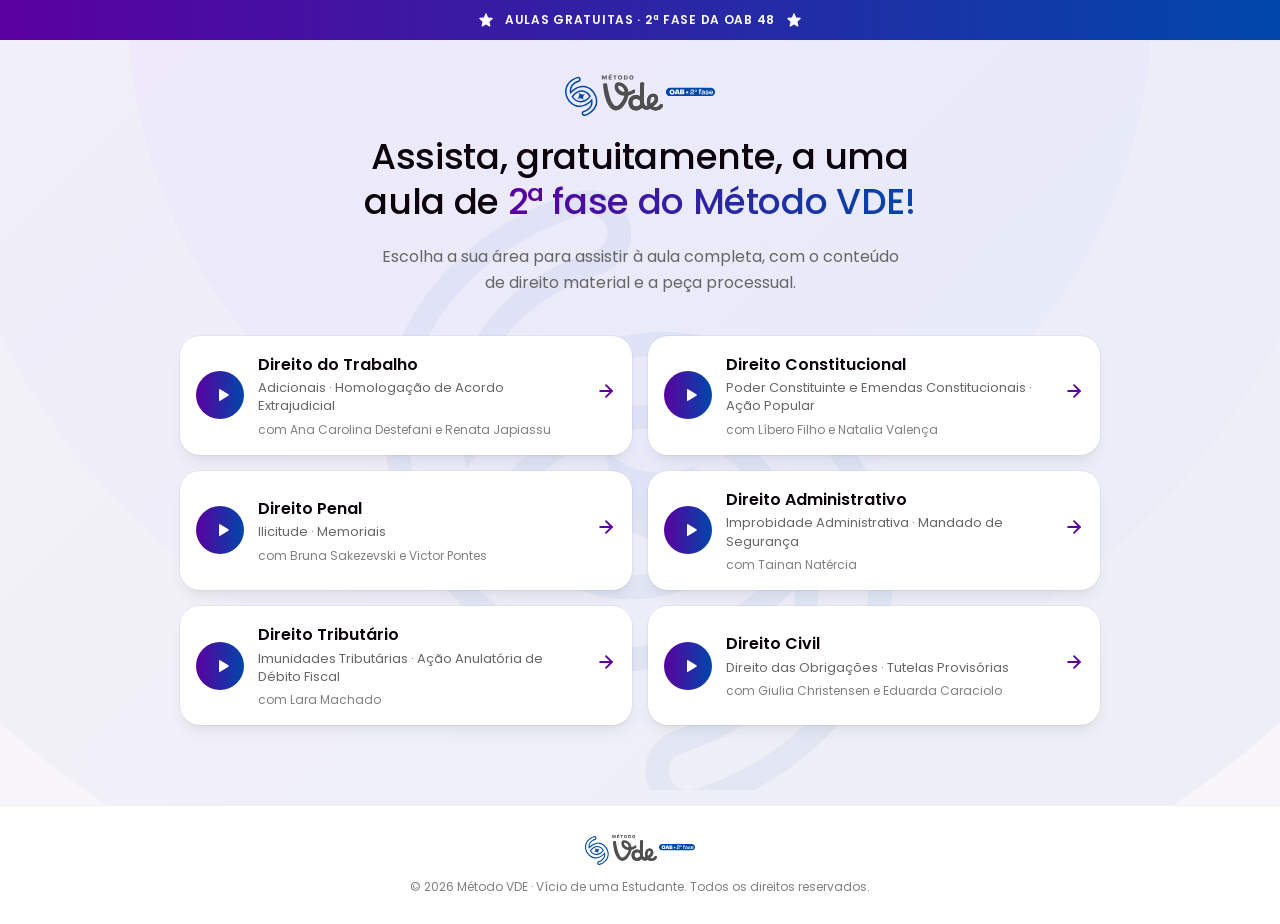
<file: v2/index.html>
<!DOCTYPE html>
<html lang="pt-BR">
<head>
  <meta charset="UTF-8">
  <meta name="viewport" content="width=device-width, initial-scale=1.0">
  <title>Aulas gratuitas de 2ª fase da OAB 48 | Método VDE</title>
  <meta name="description" content="Assista, gratuitamente, a uma aula de 2ª fase do Método VDE: Trabalho, Constitucional, Penal, Administrativo, Tributário e Civil.">
  <meta property="og:title" content="Aulas gratuitas de 2ª fase da OAB 48 | Método VDE">
  <meta property="og:description" content="Assista, gratuitamente, a uma aula de 2ª fase do Método VDE: Trabalho, Constitucional, Penal, Administrativo, Tributário e Civil.">
  <meta property="og:type" content="website">
  <meta name="theme-color" content="#5a009f">
  <link rel="icon" href="/assets/olho-2fase.svg" type="image/svg+xml">
  <link rel="preconnect" href="https://fonts.googleapis.com">
  <link rel="preconnect" href="https://fonts.gstatic.com" crossorigin>
  <link href="https://fonts.googleapis.com/css2?family=Poppins:wght@400;500;600;700&display=swap" rel="stylesheet">
  <link rel="stylesheet" href="/assets/style.css">
</head>
<body data-page="home">
<div class="topbar">
  <img src="/assets/estrela.svg" alt="" aria-hidden="true"><span>Aulas gratuitas · 2ª fase da OAB&nbsp;48</span><img src="/assets/estrela.svg" alt="" aria-hidden="true">
</div>
<img class="bg-mark" src="/assets/olho-2fase.svg" alt="" aria-hidden="true">
<header class="top">
  <a href="/v2/" aria-label="Escolher outra área"><img src="/assets/logo-2fase.svg" alt="Método VDE · OAB 2ª fase"></a>
</header>

<main>
  <section class="hero hero-home">
    <div class="wrap">
      <h1>Assista, gratuitamente, a uma aula de <span class="grad-text">2ª&nbsp;fase do Método&nbsp;VDE!</span></h1>
      <p class="sub">Escolha a sua área para assistir à aula completa, com o conteúdo de direito material e a peça processual.</p>
      <div class="area-grid">
      <a class="area-card" href="/v2/trabalho">
        <span class="area-play"><svg viewBox="0 0 24 24" fill="currentColor" aria-hidden="true"><path d="M8 5.14v13.72a1 1 0 0 0 1.5.86l11-6.86a1 1 0 0 0 0-1.72l-11-6.86A1 1 0 0 0 8 5.14z"/></svg></span>
        <span class="area-txt">
          <b>Direito do Trabalho</b>
          <small>Adicionais · Homologação de Acordo Extrajudicial</small>
          <em>com Ana Carolina Destefani e Renata Japiassu</em>
        </span>
        <span class="area-go"><svg viewBox="0 0 24 24" fill="none" stroke="currentColor" stroke-width="2.2" stroke-linecap="round" stroke-linejoin="round" aria-hidden="true"><path d="M5 12h14"/><path d="m12 5 7 7-7 7"/></svg></span>
      </a>
      <a class="area-card" href="/v2/constitucional">
        <span class="area-play"><svg viewBox="0 0 24 24" fill="currentColor" aria-hidden="true"><path d="M8 5.14v13.72a1 1 0 0 0 1.5.86l11-6.86a1 1 0 0 0 0-1.72l-11-6.86A1 1 0 0 0 8 5.14z"/></svg></span>
        <span class="area-txt">
          <b>Direito Constitucional</b>
          <small>Poder Constituinte e Emendas Constitucionais · Ação Popular</small>
          <em>com Líbero Filho e Natalia Valença</em>
        </span>
        <span class="area-go"><svg viewBox="0 0 24 24" fill="none" stroke="currentColor" stroke-width="2.2" stroke-linecap="round" stroke-linejoin="round" aria-hidden="true"><path d="M5 12h14"/><path d="m12 5 7 7-7 7"/></svg></span>
      </a>
      <a class="area-card" href="/v2/penal">
        <span class="area-play"><svg viewBox="0 0 24 24" fill="currentColor" aria-hidden="true"><path d="M8 5.14v13.72a1 1 0 0 0 1.5.86l11-6.86a1 1 0 0 0 0-1.72l-11-6.86A1 1 0 0 0 8 5.14z"/></svg></span>
        <span class="area-txt">
          <b>Direito Penal</b>
          <small>Ilicitude · Memoriais</small>
          <em>com Bruna Sakezevski e Victor Pontes</em>
        </span>
        <span class="area-go"><svg viewBox="0 0 24 24" fill="none" stroke="currentColor" stroke-width="2.2" stroke-linecap="round" stroke-linejoin="round" aria-hidden="true"><path d="M5 12h14"/><path d="m12 5 7 7-7 7"/></svg></span>
      </a>
      <a class="area-card" href="/v2/administrativo">
        <span class="area-play"><svg viewBox="0 0 24 24" fill="currentColor" aria-hidden="true"><path d="M8 5.14v13.72a1 1 0 0 0 1.5.86l11-6.86a1 1 0 0 0 0-1.72l-11-6.86A1 1 0 0 0 8 5.14z"/></svg></span>
        <span class="area-txt">
          <b>Direito Administrativo</b>
          <small>Improbidade Administrativa · Mandado de Segurança</small>
          <em>com Tainan Natércia</em>
        </span>
        <span class="area-go"><svg viewBox="0 0 24 24" fill="none" stroke="currentColor" stroke-width="2.2" stroke-linecap="round" stroke-linejoin="round" aria-hidden="true"><path d="M5 12h14"/><path d="m12 5 7 7-7 7"/></svg></span>
      </a>
      <a class="area-card" href="/v2/tributario">
        <span class="area-play"><svg viewBox="0 0 24 24" fill="currentColor" aria-hidden="true"><path d="M8 5.14v13.72a1 1 0 0 0 1.5.86l11-6.86a1 1 0 0 0 0-1.72l-11-6.86A1 1 0 0 0 8 5.14z"/></svg></span>
        <span class="area-txt">
          <b>Direito Tributário</b>
          <small>Imunidades Tributárias · Ação Anulatória de Débito Fiscal</small>
          <em>com Lara Machado</em>
        </span>
        <span class="area-go"><svg viewBox="0 0 24 24" fill="none" stroke="currentColor" stroke-width="2.2" stroke-linecap="round" stroke-linejoin="round" aria-hidden="true"><path d="M5 12h14"/><path d="m12 5 7 7-7 7"/></svg></span>
      </a>
      <a class="area-card" href="/v2/civil">
        <span class="area-play"><svg viewBox="0 0 24 24" fill="currentColor" aria-hidden="true"><path d="M8 5.14v13.72a1 1 0 0 0 1.5.86l11-6.86a1 1 0 0 0 0-1.72l-11-6.86A1 1 0 0 0 8 5.14z"/></svg></span>
        <span class="area-txt">
          <b>Direito Civil</b>
          <small>Direito das Obrigações · Tutelas Provisórias</small>
          <em>com Giulia Christensen e Eduarda Caraciolo</em>
        </span>
        <span class="area-go"><svg viewBox="0 0 24 24" fill="none" stroke="currentColor" stroke-width="2.2" stroke-linecap="round" stroke-linejoin="round" aria-hidden="true"><path d="M5 12h14"/><path d="m12 5 7 7-7 7"/></svg></span>
      </a>
      </div>
    </div>
  </section>
</main>

<footer class="foot">
  <div class="wrap">
    <img src="/assets/logo-2fase.svg" alt="Método VDE · OAB 2ª fase">
    <p>© 2026 Método VDE · Vício de uma Estudante. Todos os direitos reservados.</p>
  </div>
</footer>
</body>
</html>
</file>
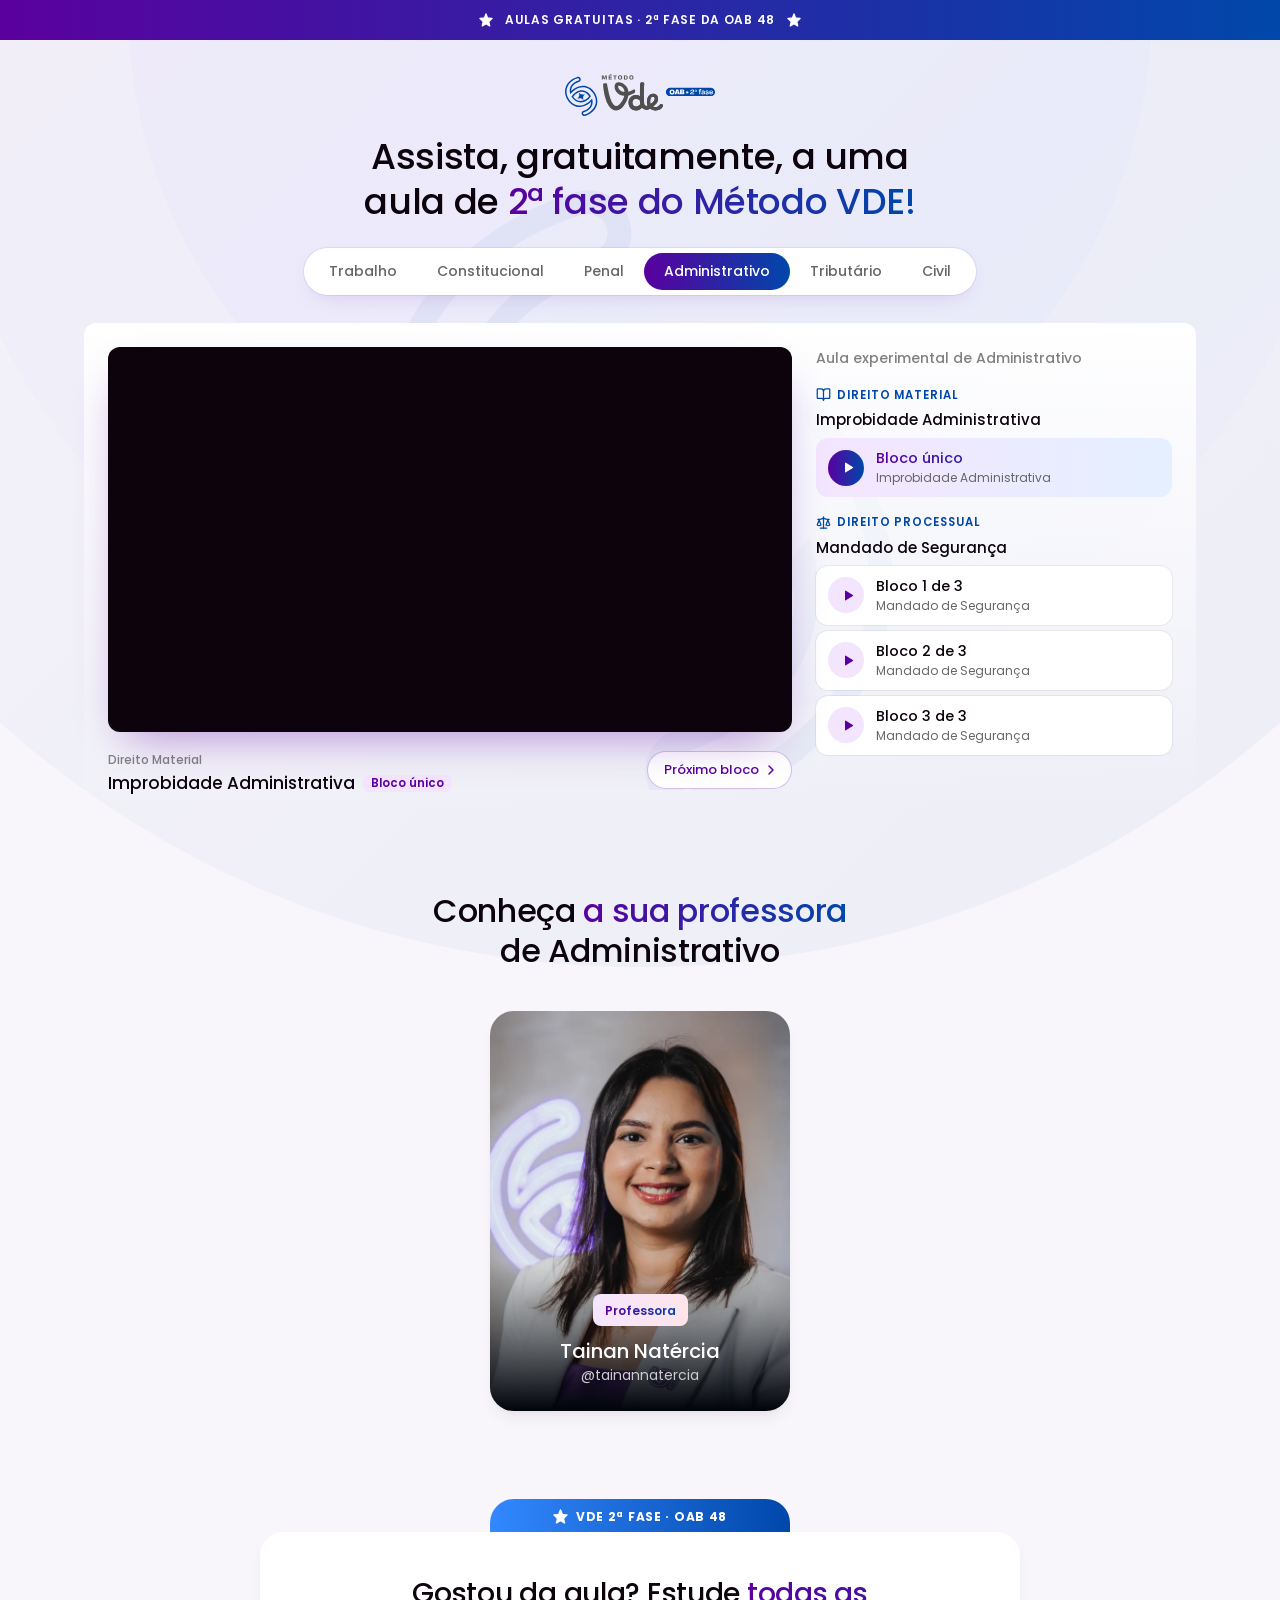
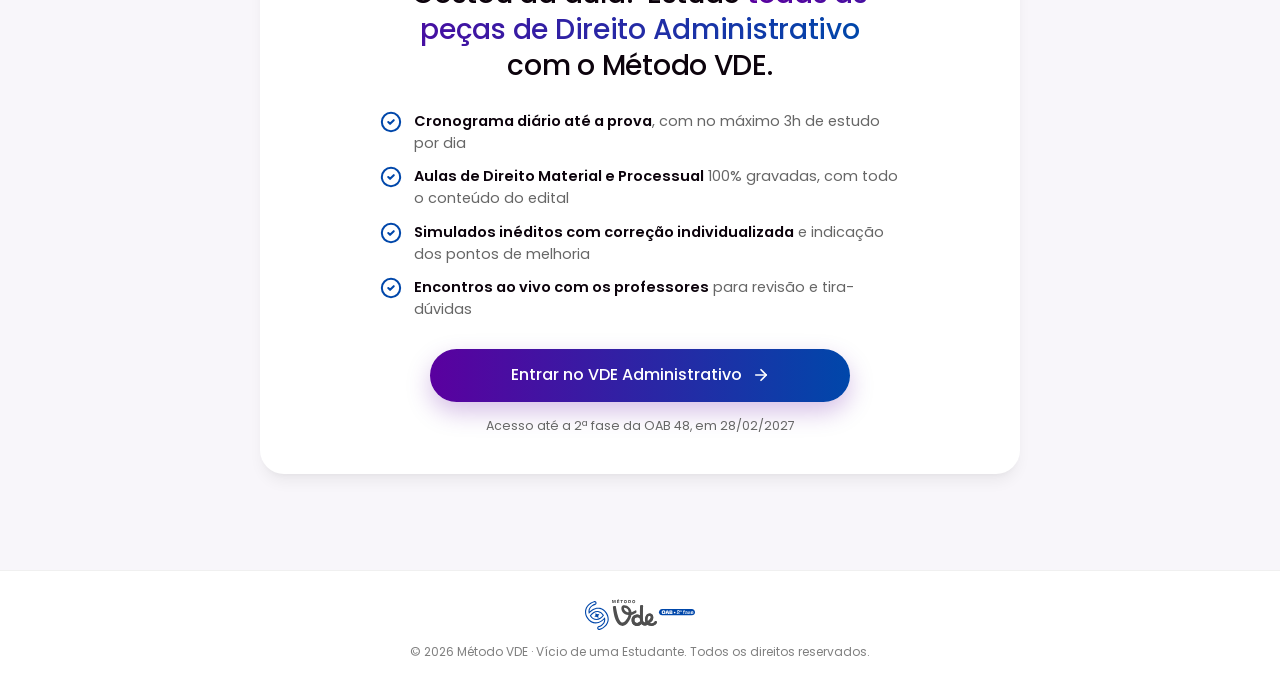
<file: v2/administrativo/index.html>
<!DOCTYPE html>
<html lang="pt-BR">
<head>
  <meta charset="UTF-8">
  <meta name="viewport" content="width=device-width, initial-scale=1.0">
  <title>Aula gratuita de 2ª fase · Direito Administrativo | Método VDE</title>
  <meta name="description" content="Assista, gratuitamente, a uma aula de 2ª fase de Direito Administrativo do Método VDE para a OAB 48: Improbidade Administrativa e Mandado de Segurança.">
  <meta property="og:title" content="Aula gratuita de 2ª fase · Direito Administrativo | Método VDE">
  <meta property="og:description" content="Assista, gratuitamente, a uma aula de 2ª fase de Direito Administrativo do Método VDE para a OAB 48: Improbidade Administrativa e Mandado de Segurança.">
  <meta property="og:type" content="website">
  <meta name="theme-color" content="#5a009f">
  <link rel="icon" href="/assets/olho-2fase.svg" type="image/svg+xml">
  <link rel="preconnect" href="https://fonts.googleapis.com">
  <link rel="preconnect" href="https://fonts.gstatic.com" crossorigin>
  <link href="https://fonts.googleapis.com/css2?family=Poppins:wght@400;500;600;700&display=swap" rel="stylesheet">
  <link rel="stylesheet" href="/assets/style.css">
</head>
<body data-page="administrativo">
<div class="topbar">
  <img src="/assets/estrela.svg" alt="" aria-hidden="true"><span>Aulas gratuitas · 2ª fase da OAB&nbsp;48</span><img src="/assets/estrela.svg" alt="" aria-hidden="true">
</div>
<img class="bg-mark" src="/assets/olho-2fase.svg" alt="" aria-hidden="true">
<header class="top">
  <a href="/v2/" aria-label="Escolher outra área"><img src="/assets/logo-2fase.svg" alt="Método VDE · OAB 2ª fase"></a>
</header>

<main>
  <section class="hero">
    <div class="wrap">
      <h1>Assista, gratuitamente, a uma aula de <span class="grad-text">2ª&nbsp;fase do Método&nbsp;VDE!</span></h1>
      <nav class="areas" aria-label="Escolha a área">
  <a href="/v2/trabalho">Trabalho</a>
  <a href="/v2/constitucional">Constitucional</a>
  <a href="/v2/penal">Penal</a>
  <a href="/v2/administrativo" class="on" aria-current="page">Administrativo</a>
  <a href="/v2/tributario">Tributário</a>
  <a href="/v2/civil">Civil</a>
</nav>

      <div class="aula">
        <div class="player-col">
          <div class="player">
            <iframe id="player" src="https://player-vz-de17bc11-bf0.tv.pandavideo.com.br/embed/?v=746c2ba7-05da-4038-8122-dd7cc3b5351a" title="Aula gratuita de Direito Administrativo" allow="accelerometer;gyroscope;autoplay;encrypted-media;picture-in-picture" allowfullscreen fetchpriority="high"></iframe>
          </div>
          <div class="now">
            <div class="now-txt">
              <span class="now-kicker" id="now-kicker">Direito Material</span>
              <p class="now-title"><span id="now-title">Improbidade Administrativa</span> <span class="now-bloco" id="now-bloco">Bloco único</span></p>
            </div>
            <button type="button" class="btn-next" id="btn-next">Próximo bloco <svg viewBox="0 0 24 24" fill="none" stroke="currentColor" stroke-width="2.2" stroke-linecap="round" stroke-linejoin="round" aria-hidden="true"><path d="m9 18 6-6-6-6"/></svg></button>
          </div>
        </div>
        <aside class="playlist" aria-label="Blocos da aula">
          <p class="pl-label">Aula experimental de Administrativo</p>
          <div class="pl-group">
          <p class="pl-kicker"><svg viewBox="0 0 24 24" fill="none" stroke="currentColor" stroke-width="2" stroke-linecap="round" stroke-linejoin="round" aria-hidden="true"><path d="M12 7v14"/><path d="M3 18a1 1 0 0 1-1-1V4a1 1 0 0 1 1-1h5a4 4 0 0 1 4 4 4 4 0 0 1 4-4h5a1 1 0 0 1 1 1v13a1 1 0 0 1-1 1h-6a3 3 0 0 0-3 3 3 3 0 0 0-3-3z"/></svg>Direito Material</p>
          <p class="pl-title">Improbidade Administrativa</p>
          <button type="button" class="pl-item on" data-i="0" aria-pressed="true">
            <span class="pl-ico"><svg viewBox="0 0 24 24" fill="currentColor" aria-hidden="true"><path d="M8 5.14v13.72a1 1 0 0 0 1.5.86l11-6.86a1 1 0 0 0 0-1.72l-11-6.86A1 1 0 0 0 8 5.14z"/></svg></span>
            <span class="pl-txt"><b>Bloco único</b><small>Improbidade Administrativa</small></span>
          </button>
        </div>
        <div class="pl-group">
          <p class="pl-kicker"><svg viewBox="0 0 24 24" fill="none" stroke="currentColor" stroke-width="2" stroke-linecap="round" stroke-linejoin="round" aria-hidden="true"><path d="m16 16 3-8 3 8c-.87.65-1.92 1-3 1s-2.13-.35-3-1Z"/><path d="m2 16 3-8 3 8c-.87.65-1.92 1-3 1s-2.13-.35-3-1Z"/><path d="M7 21h10"/><path d="M12 3v18"/><path d="M3 7h2c2 0 5-1 7-2 2 1 5 2 7 2h2"/></svg>Direito Processual</p>
          <p class="pl-title">Mandado de Segurança</p>
          <button type="button" class="pl-item" data-i="1" aria-pressed="false">
            <span class="pl-ico"><svg viewBox="0 0 24 24" fill="currentColor" aria-hidden="true"><path d="M8 5.14v13.72a1 1 0 0 0 1.5.86l11-6.86a1 1 0 0 0 0-1.72l-11-6.86A1 1 0 0 0 8 5.14z"/></svg></span>
            <span class="pl-txt"><b>Bloco 1 de 3</b><small>Mandado de Segurança</small></span>
          </button>
          <button type="button" class="pl-item" data-i="2" aria-pressed="false">
            <span class="pl-ico"><svg viewBox="0 0 24 24" fill="currentColor" aria-hidden="true"><path d="M8 5.14v13.72a1 1 0 0 0 1.5.86l11-6.86a1 1 0 0 0 0-1.72l-11-6.86A1 1 0 0 0 8 5.14z"/></svg></span>
            <span class="pl-txt"><b>Bloco 2 de 3</b><small>Mandado de Segurança</small></span>
          </button>
          <button type="button" class="pl-item" data-i="3" aria-pressed="false">
            <span class="pl-ico"><svg viewBox="0 0 24 24" fill="currentColor" aria-hidden="true"><path d="M8 5.14v13.72a1 1 0 0 0 1.5.86l11-6.86a1 1 0 0 0 0-1.72l-11-6.86A1 1 0 0 0 8 5.14z"/></svg></span>
            <span class="pl-txt"><b>Bloco 3 de 3</b><small>Mandado de Segurança</small></span>
          </button>
        </div>
        </aside>
      </div>
    </div>
  </section>

  <section class="sec-profs">
    <div class="wrap">
      <h2>Conheça <span class="grad-text">a sua professora</span> de Administrativo</h2>
      <div class="profs single">
      <article class="prof" tabindex="0">
        <img src="/assets/profs/tainan-natercia.webp" alt="Tainan Natércia, Professora" loading="lazy" width="1200" height="888">
        <div class="prof-base">
          <span class="chip"><span>Professora</span></span>
          <p class="prof-nome">Tainan Natércia</p>
          <span class="prof-ig">@tainannatercia</span>
          <span class="prof-more">Ver currículo</span>
        </div>
        <div class="prof-hover">
          <div class="prof-hd">
            <span class="chip"><span>Professora</span></span>
            <p class="prof-nome">Tainan Natércia</p>
            <span class="prof-ig">@tainannatercia</span>
          </div>
          <p class="prof-bio">Advogada. Expertise e atuação em Direito Público. Mestre em Direito ao Desenvolvimento. Professora do Método VDE.</p>
          <a class="prof-link" href="https://www.instagram.com/tainannatercia" target="_blank" rel="noopener"><img src="/assets/instagram-branco.svg" alt="" aria-hidden="true" width="22" height="22">Ver perfil</a>
        </div>
      </article>
      </div>
    </div>
  </section>

  <section class="sec-cta">
    <div class="wrap">
      <div class="cta-shell">
        <div class="cta-tab"><img src="/assets/estrela.svg" alt="" aria-hidden="true"><span>VDE 2ª Fase · OAB&nbsp;48</span></div>
        <div class="cta-box">
          <h2>Gostou da aula? Estude <span class="grad-text">todas as peças de Direito Administrativo</span> com o Método&nbsp;VDE.</h2>
          <ul class="cta-list">
            <li><svg viewBox="0 0 24 24" fill="none" stroke="currentColor" stroke-width="2.2" stroke-linecap="round" stroke-linejoin="round" aria-hidden="true"><circle cx="12" cy="12" r="10"/><path d="m9 12 2 2 4-4"/></svg><span><b>Cronograma diário até a prova</b>, com no máximo 3h de estudo por dia</span></li>
            <li><svg viewBox="0 0 24 24" fill="none" stroke="currentColor" stroke-width="2.2" stroke-linecap="round" stroke-linejoin="round" aria-hidden="true"><circle cx="12" cy="12" r="10"/><path d="m9 12 2 2 4-4"/></svg><span><b>Aulas de Direito Material e Processual</b> 100% gravadas, com todo o conteúdo do edital</span></li>
            <li><svg viewBox="0 0 24 24" fill="none" stroke="currentColor" stroke-width="2.2" stroke-linecap="round" stroke-linejoin="round" aria-hidden="true"><circle cx="12" cy="12" r="10"/><path d="m9 12 2 2 4-4"/></svg><span><b>Simulados inéditos com correção individualizada</b> e indicação dos pontos de melhoria</span></li>
            <li><svg viewBox="0 0 24 24" fill="none" stroke="currentColor" stroke-width="2.2" stroke-linecap="round" stroke-linejoin="round" aria-hidden="true"><circle cx="12" cy="12" r="10"/><path d="m9 12 2 2 4-4"/></svg><span><b>Encontros ao vivo com os professores</b> para revisão e tira-dúvidas</span></li>
          </ul>
          <a class="btn" href="https://metodovde.com.br/segundafase/turma/administrativo#purchase-section" data-cta>Entrar no VDE Administrativo <svg viewBox="0 0 24 24" fill="none" stroke="currentColor" stroke-width="2.2" stroke-linecap="round" stroke-linejoin="round" aria-hidden="true"><path d="M5 12h14"/><path d="m12 5 7 7-7 7"/></svg></a>
          <p class="cta-note">Acesso até a 2ª fase da OAB 48, em 28/02/2027</p>
        </div>
      </div>
    </div>
  </section>
</main>

<footer class="foot">
  <div class="wrap">
    <img src="/assets/logo-2fase.svg" alt="Método VDE · OAB 2ª fase">
    <p>© 2026 Método VDE · Vício de uma Estudante. Todos os direitos reservados.</p>
  </div>
</footer>

<script>window.__BLOCOS__ = [{"src":"https://player-vz-de17bc11-bf0.tv.pandavideo.com.br/embed/?v=746c2ba7-05da-4038-8122-dd7cc3b5351a","tipo":"Direito Material","titulo":"Improbidade Administrativa","bloco":"Bloco único","area":"Direito Administrativo"},{"src":"https://player-vz-de17bc11-bf0.tv.pandavideo.com.br/embed/?v=700ed005-735b-4217-8921-2ffc0837ed28","tipo":"Direito Processual","titulo":"Mandado de Segurança","bloco":"Bloco 1 de 3","area":"Direito Administrativo"},{"src":"https://player-vz-de17bc11-bf0.tv.pandavideo.com.br/embed/?v=404a8434-0dd2-4a97-846f-cc614ed9724f","tipo":"Direito Processual","titulo":"Mandado de Segurança","bloco":"Bloco 2 de 3","area":"Direito Administrativo"},{"src":"https://player-vz-de17bc11-bf0.tv.pandavideo.com.br/embed/?v=1731c9a4-ccc6-4147-b9ce-858e5537b244","tipo":"Direito Processual","titulo":"Mandado de Segurança","bloco":"Bloco 3 de 3","area":"Direito Administrativo"}];</script>
<script src="/assets/player.js" defer></script>
</body>
</html>
</file>
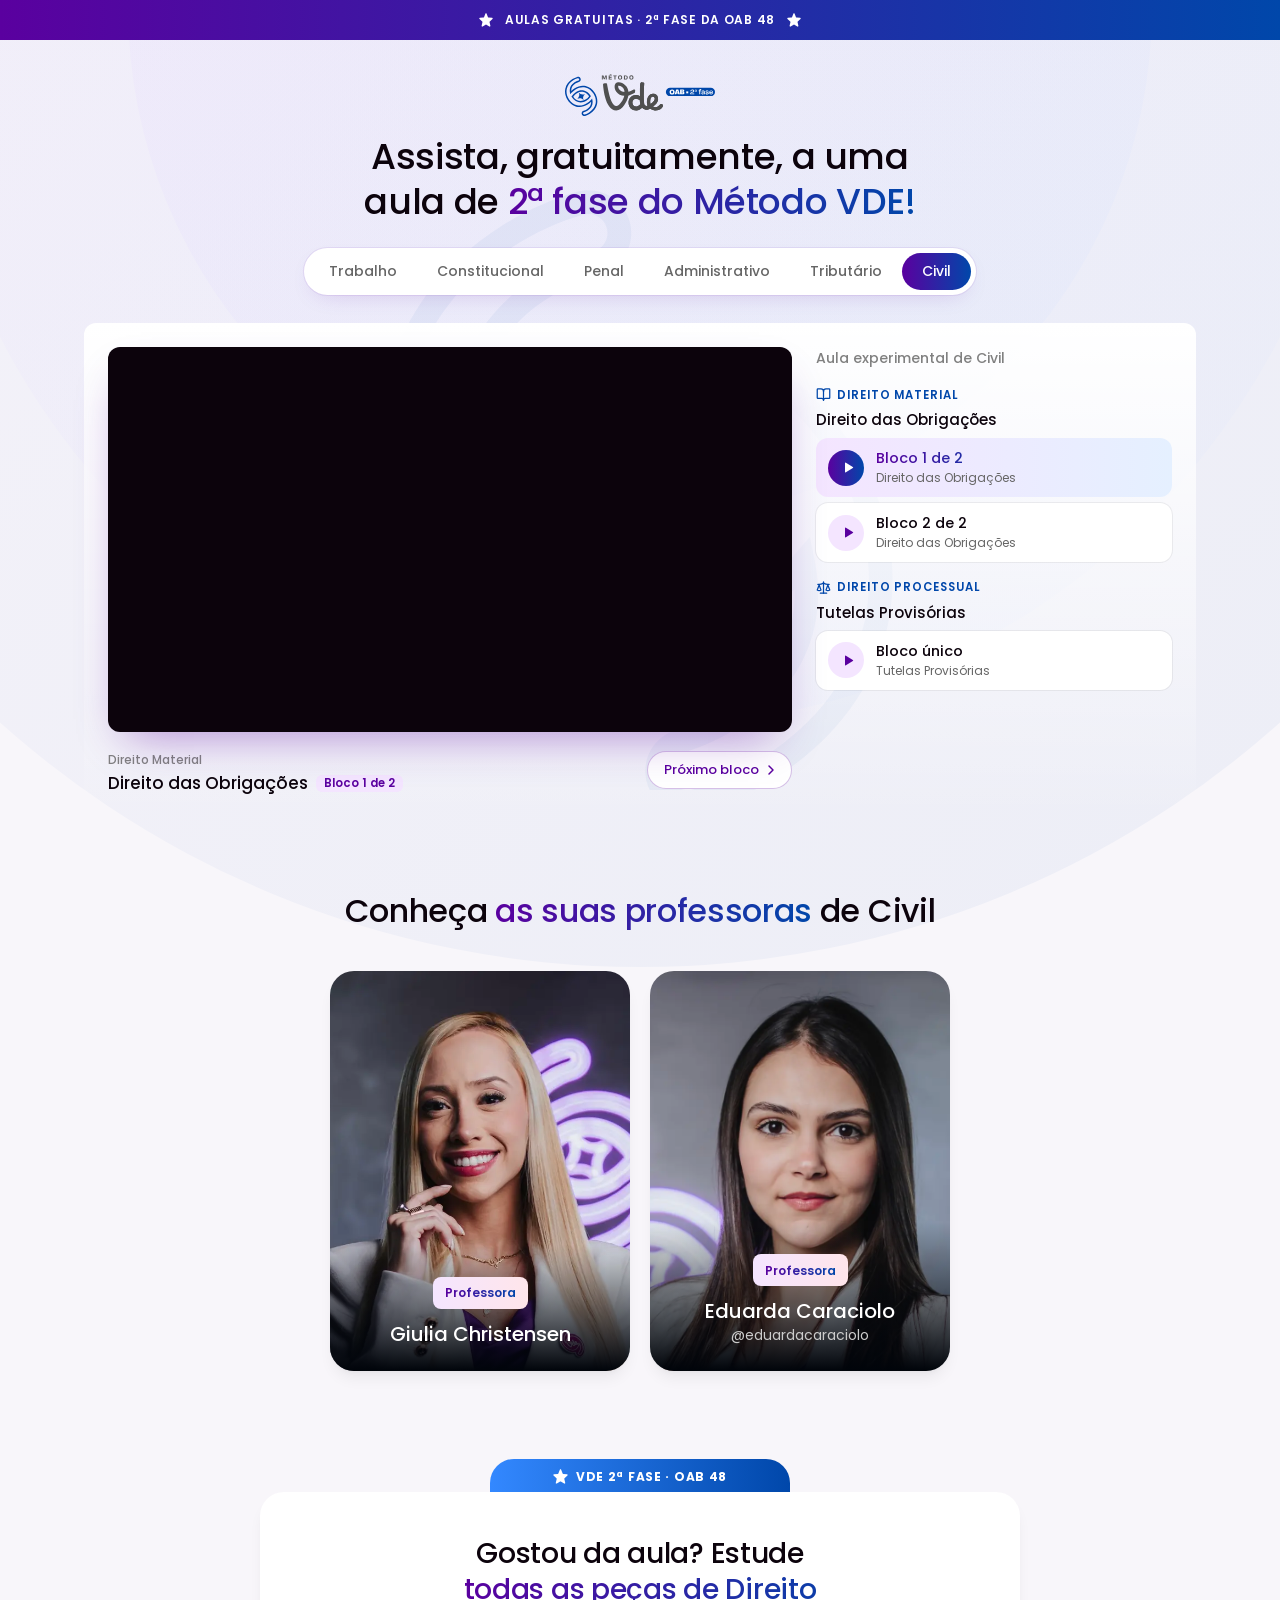
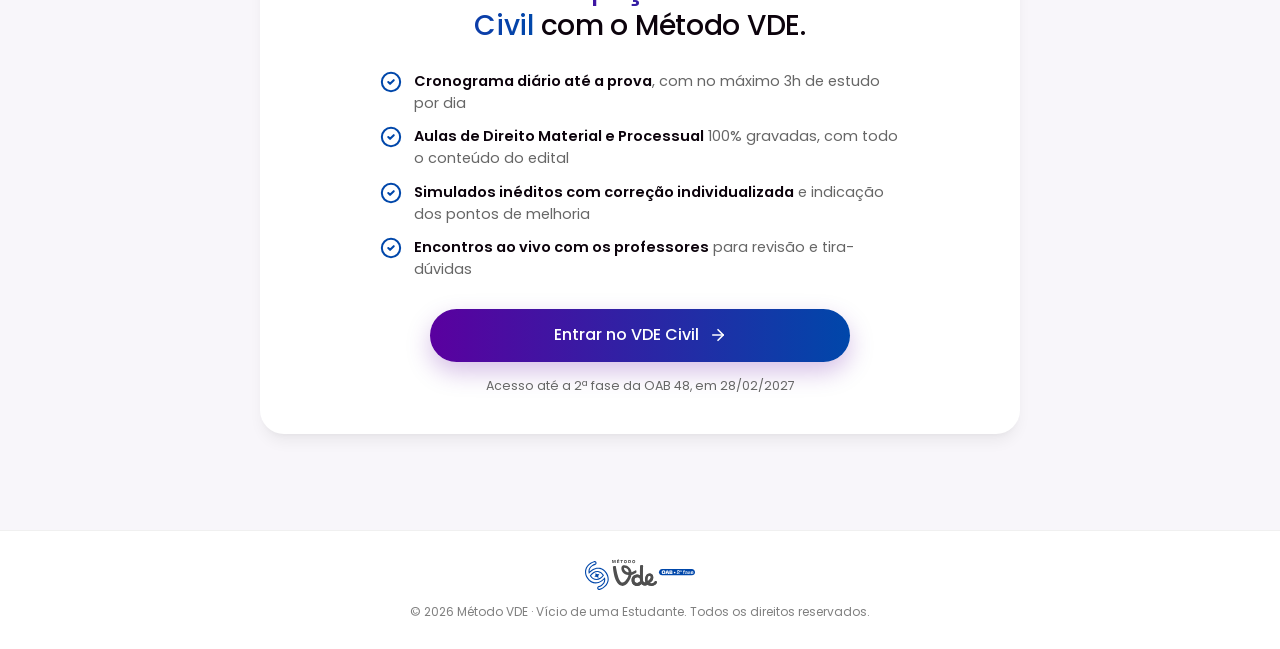
<file: v2/civil/index.html>
<!DOCTYPE html>
<html lang="pt-BR">
<head>
  <meta charset="UTF-8">
  <meta name="viewport" content="width=device-width, initial-scale=1.0">
  <title>Aula gratuita de 2ª fase · Direito Civil | Método VDE</title>
  <meta name="description" content="Assista, gratuitamente, a uma aula de 2ª fase de Direito Civil do Método VDE para a OAB 48: Direito das Obrigações e Tutelas Provisórias.">
  <meta property="og:title" content="Aula gratuita de 2ª fase · Direito Civil | Método VDE">
  <meta property="og:description" content="Assista, gratuitamente, a uma aula de 2ª fase de Direito Civil do Método VDE para a OAB 48: Direito das Obrigações e Tutelas Provisórias.">
  <meta property="og:type" content="website">
  <meta name="theme-color" content="#5a009f">
  <link rel="icon" href="/assets/olho-2fase.svg" type="image/svg+xml">
  <link rel="preconnect" href="https://fonts.googleapis.com">
  <link rel="preconnect" href="https://fonts.gstatic.com" crossorigin>
  <link href="https://fonts.googleapis.com/css2?family=Poppins:wght@400;500;600;700&display=swap" rel="stylesheet">
  <link rel="stylesheet" href="/assets/style.css">
</head>
<body data-page="civil">
<div class="topbar">
  <img src="/assets/estrela.svg" alt="" aria-hidden="true"><span>Aulas gratuitas · 2ª fase da OAB&nbsp;48</span><img src="/assets/estrela.svg" alt="" aria-hidden="true">
</div>
<img class="bg-mark" src="/assets/olho-2fase.svg" alt="" aria-hidden="true">
<header class="top">
  <a href="/v2/" aria-label="Escolher outra área"><img src="/assets/logo-2fase.svg" alt="Método VDE · OAB 2ª fase"></a>
</header>

<main>
  <section class="hero">
    <div class="wrap">
      <h1>Assista, gratuitamente, a uma aula de <span class="grad-text">2ª&nbsp;fase do Método&nbsp;VDE!</span></h1>
      <nav class="areas" aria-label="Escolha a área">
  <a href="/v2/trabalho">Trabalho</a>
  <a href="/v2/constitucional">Constitucional</a>
  <a href="/v2/penal">Penal</a>
  <a href="/v2/administrativo">Administrativo</a>
  <a href="/v2/tributario">Tributário</a>
  <a href="/v2/civil" class="on" aria-current="page">Civil</a>
</nav>

      <div class="aula">
        <div class="player-col">
          <div class="player">
            <iframe id="player" src="https://player-vz-c6340714-849.tv.pandavideo.com.br/embed/?v=29f5e3fe-cf2c-4e2d-8c46-b11eb585f313" title="Aula gratuita de Direito Civil" allow="accelerometer;gyroscope;autoplay;encrypted-media;picture-in-picture" allowfullscreen fetchpriority="high"></iframe>
          </div>
          <div class="now">
            <div class="now-txt">
              <span class="now-kicker" id="now-kicker">Direito Material</span>
              <p class="now-title"><span id="now-title">Direito das Obrigações</span> <span class="now-bloco" id="now-bloco">Bloco 1 de 2</span></p>
            </div>
            <button type="button" class="btn-next" id="btn-next">Próximo bloco <svg viewBox="0 0 24 24" fill="none" stroke="currentColor" stroke-width="2.2" stroke-linecap="round" stroke-linejoin="round" aria-hidden="true"><path d="m9 18 6-6-6-6"/></svg></button>
          </div>
        </div>
        <aside class="playlist" aria-label="Blocos da aula">
          <p class="pl-label">Aula experimental de Civil</p>
          <div class="pl-group">
          <p class="pl-kicker"><svg viewBox="0 0 24 24" fill="none" stroke="currentColor" stroke-width="2" stroke-linecap="round" stroke-linejoin="round" aria-hidden="true"><path d="M12 7v14"/><path d="M3 18a1 1 0 0 1-1-1V4a1 1 0 0 1 1-1h5a4 4 0 0 1 4 4 4 4 0 0 1 4-4h5a1 1 0 0 1 1 1v13a1 1 0 0 1-1 1h-6a3 3 0 0 0-3 3 3 3 0 0 0-3-3z"/></svg>Direito Material</p>
          <p class="pl-title">Direito das Obrigações</p>
          <button type="button" class="pl-item on" data-i="0" aria-pressed="true">
            <span class="pl-ico"><svg viewBox="0 0 24 24" fill="currentColor" aria-hidden="true"><path d="M8 5.14v13.72a1 1 0 0 0 1.5.86l11-6.86a1 1 0 0 0 0-1.72l-11-6.86A1 1 0 0 0 8 5.14z"/></svg></span>
            <span class="pl-txt"><b>Bloco 1 de 2</b><small>Direito das Obrigações</small></span>
          </button>
          <button type="button" class="pl-item" data-i="1" aria-pressed="false">
            <span class="pl-ico"><svg viewBox="0 0 24 24" fill="currentColor" aria-hidden="true"><path d="M8 5.14v13.72a1 1 0 0 0 1.5.86l11-6.86a1 1 0 0 0 0-1.72l-11-6.86A1 1 0 0 0 8 5.14z"/></svg></span>
            <span class="pl-txt"><b>Bloco 2 de 2</b><small>Direito das Obrigações</small></span>
          </button>
        </div>
        <div class="pl-group">
          <p class="pl-kicker"><svg viewBox="0 0 24 24" fill="none" stroke="currentColor" stroke-width="2" stroke-linecap="round" stroke-linejoin="round" aria-hidden="true"><path d="m16 16 3-8 3 8c-.87.65-1.92 1-3 1s-2.13-.35-3-1Z"/><path d="m2 16 3-8 3 8c-.87.65-1.92 1-3 1s-2.13-.35-3-1Z"/><path d="M7 21h10"/><path d="M12 3v18"/><path d="M3 7h2c2 0 5-1 7-2 2 1 5 2 7 2h2"/></svg>Direito Processual</p>
          <p class="pl-title">Tutelas Provisórias</p>
          <button type="button" class="pl-item" data-i="2" aria-pressed="false">
            <span class="pl-ico"><svg viewBox="0 0 24 24" fill="currentColor" aria-hidden="true"><path d="M8 5.14v13.72a1 1 0 0 0 1.5.86l11-6.86a1 1 0 0 0 0-1.72l-11-6.86A1 1 0 0 0 8 5.14z"/></svg></span>
            <span class="pl-txt"><b>Bloco único</b><small>Tutelas Provisórias</small></span>
          </button>
        </div>
        </aside>
      </div>
    </div>
  </section>

  <section class="sec-profs">
    <div class="wrap">
      <h2>Conheça <span class="grad-text">as suas professoras</span> de Civil</h2>
      <div class="profs">
      <article class="prof" tabindex="0">
        <img src="/assets/profs/giulia-christensen.webp" alt="Giulia Christensen, Professora" loading="lazy" width="1200" height="888">
        <div class="prof-base">
          <span class="chip"><span>Professora</span></span>
          <p class="prof-nome">Giulia Christensen</p>
          
          <span class="prof-more">Ver currículo</span>
        </div>
        <div class="prof-hover">
          <div class="prof-hd">
            <span class="chip"><span>Professora</span></span>
            <p class="prof-nome">Giulia Christensen</p>
            
          </div>
          <p class="prof-bio">Juíza no Tribunal de Justiça do Estado de São Paulo. Professora do Método VDE.</p>
          <span></span>
        </div>
      </article>
      <article class="prof" tabindex="0">
        <img src="/assets/profs/eduarda-graciolo.webp" alt="Eduarda Caraciolo, Professora" loading="lazy" width="1200" height="888">
        <div class="prof-base">
          <span class="chip"><span>Professora</span></span>
          <p class="prof-nome">Eduarda Caraciolo</p>
          <span class="prof-ig">@eduardacaraciolo</span>
          <span class="prof-more">Ver currículo</span>
        </div>
        <div class="prof-hover">
          <div class="prof-hd">
            <span class="chip"><span>Professora</span></span>
            <p class="prof-nome">Eduarda Caraciolo</p>
            <span class="prof-ig">@eduardacaraciolo</span>
          </div>
          <p class="prof-bio">Advogada. Especialista em Direito Civil e Direito Processual Civil. Professora do Método VDE.</p>
          <a class="prof-link" href="https://www.instagram.com/eduardacaraciolo" target="_blank" rel="noopener"><img src="/assets/instagram-branco.svg" alt="" aria-hidden="true" width="22" height="22">Ver perfil</a>
        </div>
      </article>
      </div>
    </div>
  </section>

  <section class="sec-cta">
    <div class="wrap">
      <div class="cta-shell">
        <div class="cta-tab"><img src="/assets/estrela.svg" alt="" aria-hidden="true"><span>VDE 2ª Fase · OAB&nbsp;48</span></div>
        <div class="cta-box">
          <h2>Gostou da aula? Estude <span class="grad-text">todas as peças de Direito Civil</span> com o Método&nbsp;VDE.</h2>
          <ul class="cta-list">
            <li><svg viewBox="0 0 24 24" fill="none" stroke="currentColor" stroke-width="2.2" stroke-linecap="round" stroke-linejoin="round" aria-hidden="true"><circle cx="12" cy="12" r="10"/><path d="m9 12 2 2 4-4"/></svg><span><b>Cronograma diário até a prova</b>, com no máximo 3h de estudo por dia</span></li>
            <li><svg viewBox="0 0 24 24" fill="none" stroke="currentColor" stroke-width="2.2" stroke-linecap="round" stroke-linejoin="round" aria-hidden="true"><circle cx="12" cy="12" r="10"/><path d="m9 12 2 2 4-4"/></svg><span><b>Aulas de Direito Material e Processual</b> 100% gravadas, com todo o conteúdo do edital</span></li>
            <li><svg viewBox="0 0 24 24" fill="none" stroke="currentColor" stroke-width="2.2" stroke-linecap="round" stroke-linejoin="round" aria-hidden="true"><circle cx="12" cy="12" r="10"/><path d="m9 12 2 2 4-4"/></svg><span><b>Simulados inéditos com correção individualizada</b> e indicação dos pontos de melhoria</span></li>
            <li><svg viewBox="0 0 24 24" fill="none" stroke="currentColor" stroke-width="2.2" stroke-linecap="round" stroke-linejoin="round" aria-hidden="true"><circle cx="12" cy="12" r="10"/><path d="m9 12 2 2 4-4"/></svg><span><b>Encontros ao vivo com os professores</b> para revisão e tira-dúvidas</span></li>
          </ul>
          <a class="btn" href="https://metodovde.com.br/segundafase/turma/civil#purchase-section" data-cta>Entrar no VDE Civil <svg viewBox="0 0 24 24" fill="none" stroke="currentColor" stroke-width="2.2" stroke-linecap="round" stroke-linejoin="round" aria-hidden="true"><path d="M5 12h14"/><path d="m12 5 7 7-7 7"/></svg></a>
          <p class="cta-note">Acesso até a 2ª fase da OAB 48, em 28/02/2027</p>
        </div>
      </div>
    </div>
  </section>
</main>

<footer class="foot">
  <div class="wrap">
    <img src="/assets/logo-2fase.svg" alt="Método VDE · OAB 2ª fase">
    <p>© 2026 Método VDE · Vício de uma Estudante. Todos os direitos reservados.</p>
  </div>
</footer>

<script>window.__BLOCOS__ = [{"src":"https://player-vz-c6340714-849.tv.pandavideo.com.br/embed/?v=29f5e3fe-cf2c-4e2d-8c46-b11eb585f313","tipo":"Direito Material","titulo":"Direito das Obrigações","bloco":"Bloco 1 de 2","area":"Direito Civil"},{"src":"https://player-vz-c6340714-849.tv.pandavideo.com.br/embed/?v=c1cee353-584d-4a71-82d3-0f2f00c850f3","tipo":"Direito Material","titulo":"Direito das Obrigações","bloco":"Bloco 2 de 2","area":"Direito Civil"},{"src":"https://player-vz-c6340714-849.tv.pandavideo.com.br/embed/?v=ad79ae02-fb12-4bae-b2d5-3faea77ca521","tipo":"Direito Processual","titulo":"Tutelas Provisórias","bloco":"Bloco único","area":"Direito Civil"}];</script>
<script src="/assets/player.js" defer></script>
</body>
</html>
</file>
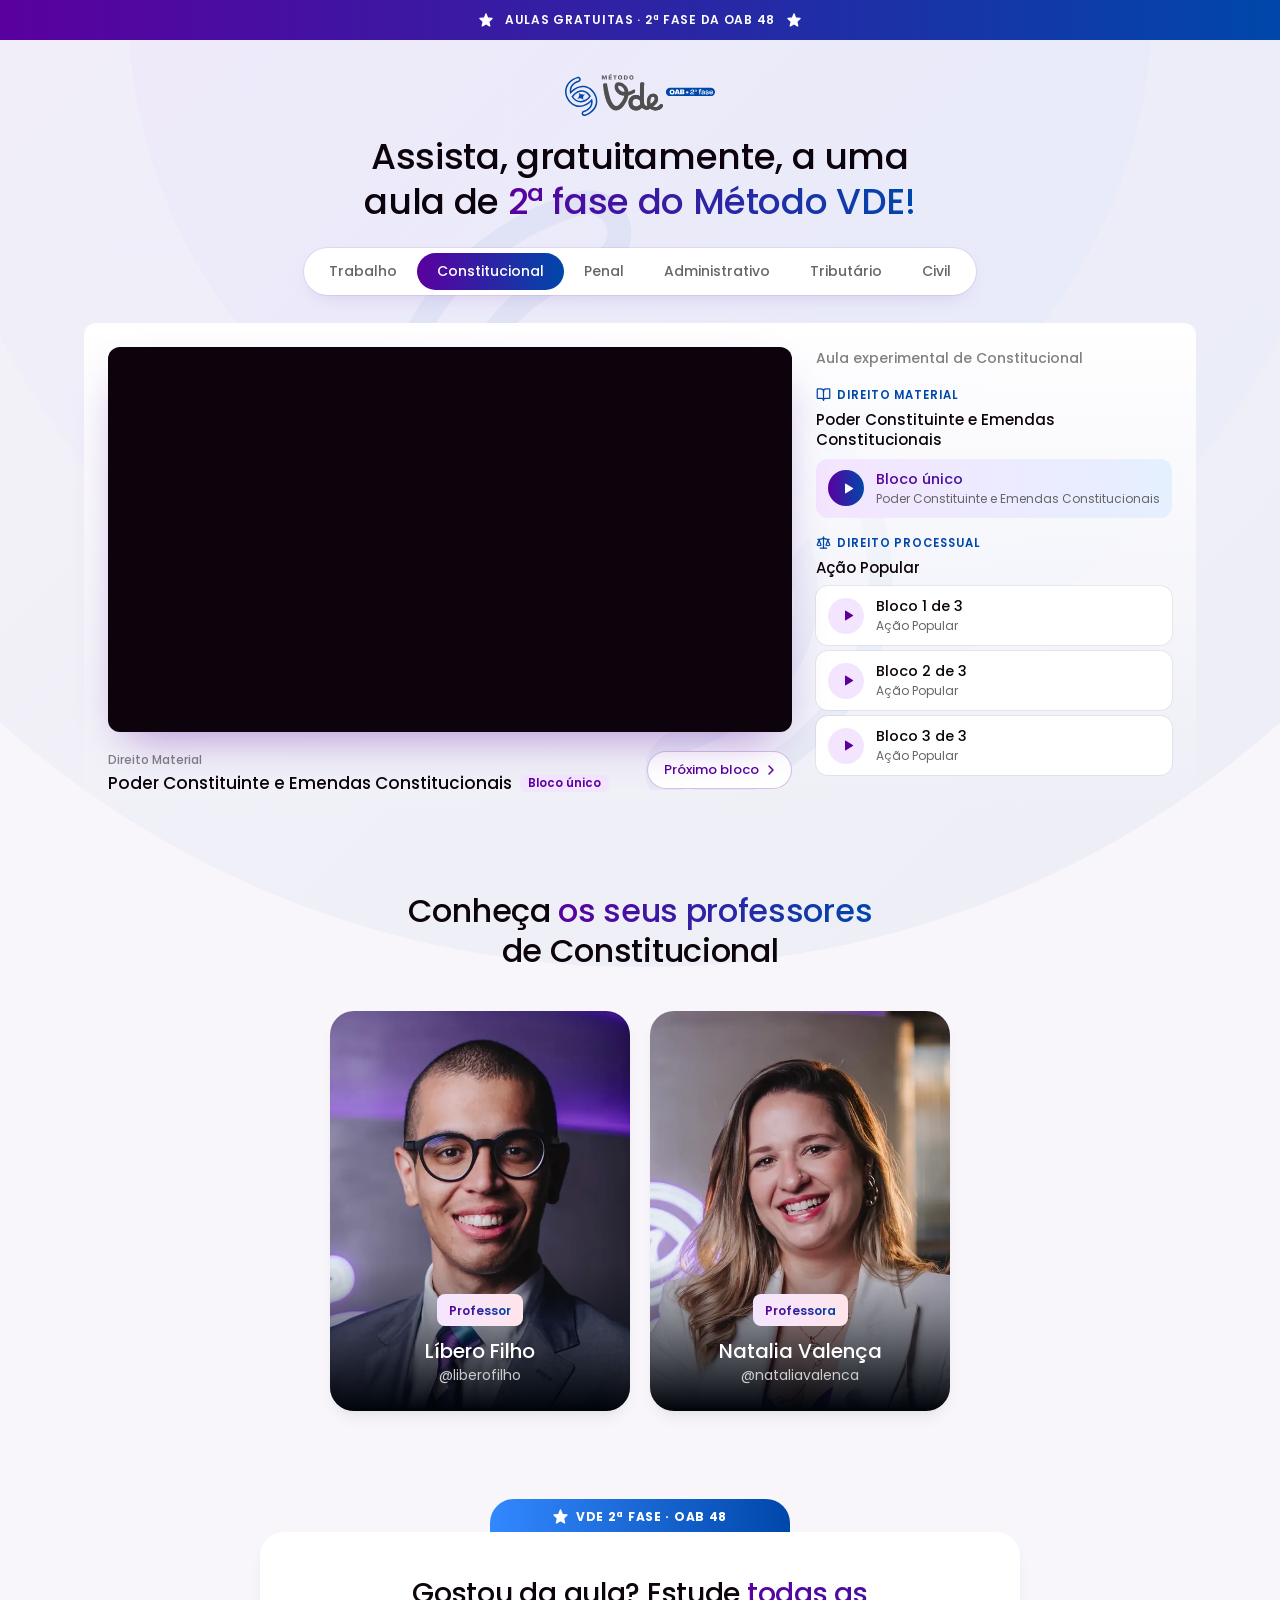
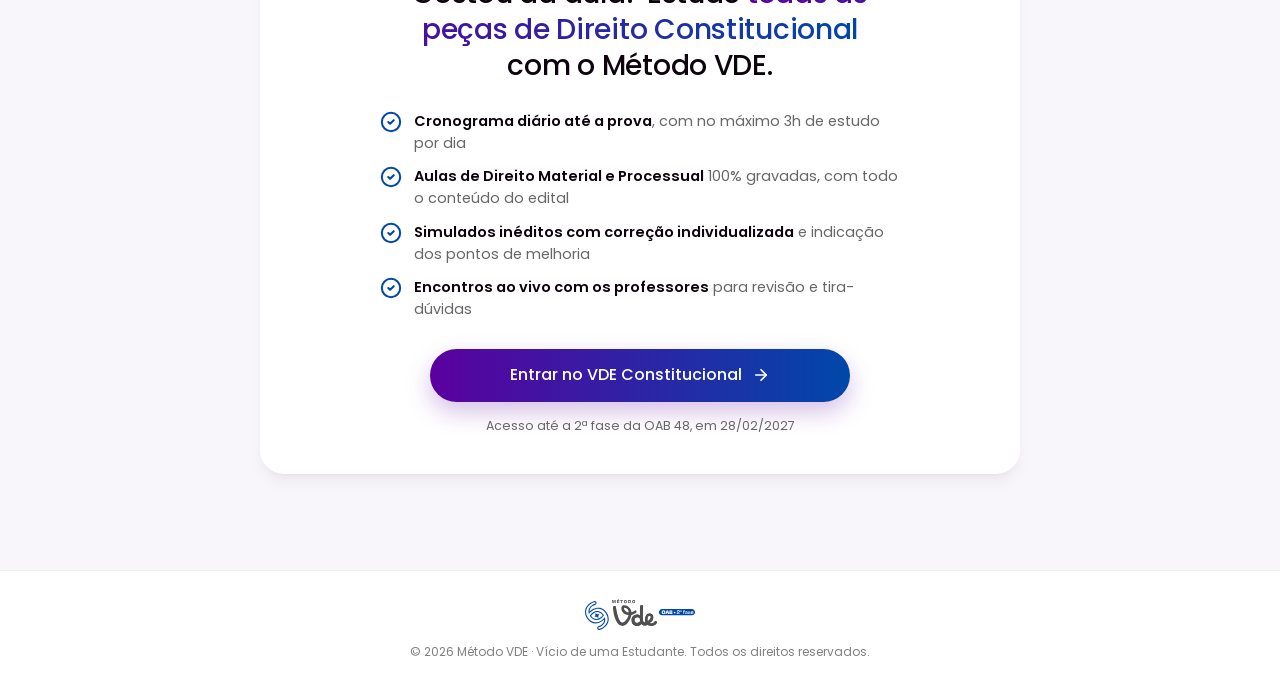
<file: v2/constitucional/index.html>
<!DOCTYPE html>
<html lang="pt-BR">
<head>
  <meta charset="UTF-8">
  <meta name="viewport" content="width=device-width, initial-scale=1.0">
  <title>Aula gratuita de 2ª fase · Direito Constitucional | Método VDE</title>
  <meta name="description" content="Assista, gratuitamente, a uma aula de 2ª fase de Direito Constitucional do Método VDE para a OAB 48: Poder Constituinte e Emendas Constitucionais e Ação Popular.">
  <meta property="og:title" content="Aula gratuita de 2ª fase · Direito Constitucional | Método VDE">
  <meta property="og:description" content="Assista, gratuitamente, a uma aula de 2ª fase de Direito Constitucional do Método VDE para a OAB 48: Poder Constituinte e Emendas Constitucionais e Ação Popular.">
  <meta property="og:type" content="website">
  <meta name="theme-color" content="#5a009f">
  <link rel="icon" href="/assets/olho-2fase.svg" type="image/svg+xml">
  <link rel="preconnect" href="https://fonts.googleapis.com">
  <link rel="preconnect" href="https://fonts.gstatic.com" crossorigin>
  <link href="https://fonts.googleapis.com/css2?family=Poppins:wght@400;500;600;700&display=swap" rel="stylesheet">
  <link rel="stylesheet" href="/assets/style.css">
</head>
<body data-page="constitucional">
<div class="topbar">
  <img src="/assets/estrela.svg" alt="" aria-hidden="true"><span>Aulas gratuitas · 2ª fase da OAB&nbsp;48</span><img src="/assets/estrela.svg" alt="" aria-hidden="true">
</div>
<img class="bg-mark" src="/assets/olho-2fase.svg" alt="" aria-hidden="true">
<header class="top">
  <a href="/v2/" aria-label="Escolher outra área"><img src="/assets/logo-2fase.svg" alt="Método VDE · OAB 2ª fase"></a>
</header>

<main>
  <section class="hero">
    <div class="wrap">
      <h1>Assista, gratuitamente, a uma aula de <span class="grad-text">2ª&nbsp;fase do Método&nbsp;VDE!</span></h1>
      <nav class="areas" aria-label="Escolha a área">
  <a href="/v2/trabalho">Trabalho</a>
  <a href="/v2/constitucional" class="on" aria-current="page">Constitucional</a>
  <a href="/v2/penal">Penal</a>
  <a href="/v2/administrativo">Administrativo</a>
  <a href="/v2/tributario">Tributário</a>
  <a href="/v2/civil">Civil</a>
</nav>

      <div class="aula">
        <div class="player-col">
          <div class="player">
            <iframe id="player" src="https://player-vz-54a88981-4fc.tv.pandavideo.com.br/embed/?v=0e56a558-e0e7-4e35-9079-61dd8fe86590" title="Aula gratuita de Direito Constitucional" allow="accelerometer;gyroscope;autoplay;encrypted-media;picture-in-picture" allowfullscreen fetchpriority="high"></iframe>
          </div>
          <div class="now">
            <div class="now-txt">
              <span class="now-kicker" id="now-kicker">Direito Material</span>
              <p class="now-title"><span id="now-title">Poder Constituinte e Emendas Constitucionais</span> <span class="now-bloco" id="now-bloco">Bloco único</span></p>
            </div>
            <button type="button" class="btn-next" id="btn-next">Próximo bloco <svg viewBox="0 0 24 24" fill="none" stroke="currentColor" stroke-width="2.2" stroke-linecap="round" stroke-linejoin="round" aria-hidden="true"><path d="m9 18 6-6-6-6"/></svg></button>
          </div>
        </div>
        <aside class="playlist" aria-label="Blocos da aula">
          <p class="pl-label">Aula experimental de Constitucional</p>
          <div class="pl-group">
          <p class="pl-kicker"><svg viewBox="0 0 24 24" fill="none" stroke="currentColor" stroke-width="2" stroke-linecap="round" stroke-linejoin="round" aria-hidden="true"><path d="M12 7v14"/><path d="M3 18a1 1 0 0 1-1-1V4a1 1 0 0 1 1-1h5a4 4 0 0 1 4 4 4 4 0 0 1 4-4h5a1 1 0 0 1 1 1v13a1 1 0 0 1-1 1h-6a3 3 0 0 0-3 3 3 3 0 0 0-3-3z"/></svg>Direito Material</p>
          <p class="pl-title">Poder Constituinte e Emendas Constitucionais</p>
          <button type="button" class="pl-item on" data-i="0" aria-pressed="true">
            <span class="pl-ico"><svg viewBox="0 0 24 24" fill="currentColor" aria-hidden="true"><path d="M8 5.14v13.72a1 1 0 0 0 1.5.86l11-6.86a1 1 0 0 0 0-1.72l-11-6.86A1 1 0 0 0 8 5.14z"/></svg></span>
            <span class="pl-txt"><b>Bloco único</b><small>Poder Constituinte e Emendas Constitucionais</small></span>
          </button>
        </div>
        <div class="pl-group">
          <p class="pl-kicker"><svg viewBox="0 0 24 24" fill="none" stroke="currentColor" stroke-width="2" stroke-linecap="round" stroke-linejoin="round" aria-hidden="true"><path d="m16 16 3-8 3 8c-.87.65-1.92 1-3 1s-2.13-.35-3-1Z"/><path d="m2 16 3-8 3 8c-.87.65-1.92 1-3 1s-2.13-.35-3-1Z"/><path d="M7 21h10"/><path d="M12 3v18"/><path d="M3 7h2c2 0 5-1 7-2 2 1 5 2 7 2h2"/></svg>Direito Processual</p>
          <p class="pl-title">Ação Popular</p>
          <button type="button" class="pl-item" data-i="1" aria-pressed="false">
            <span class="pl-ico"><svg viewBox="0 0 24 24" fill="currentColor" aria-hidden="true"><path d="M8 5.14v13.72a1 1 0 0 0 1.5.86l11-6.86a1 1 0 0 0 0-1.72l-11-6.86A1 1 0 0 0 8 5.14z"/></svg></span>
            <span class="pl-txt"><b>Bloco 1 de 3</b><small>Ação Popular</small></span>
          </button>
          <button type="button" class="pl-item" data-i="2" aria-pressed="false">
            <span class="pl-ico"><svg viewBox="0 0 24 24" fill="currentColor" aria-hidden="true"><path d="M8 5.14v13.72a1 1 0 0 0 1.5.86l11-6.86a1 1 0 0 0 0-1.72l-11-6.86A1 1 0 0 0 8 5.14z"/></svg></span>
            <span class="pl-txt"><b>Bloco 2 de 3</b><small>Ação Popular</small></span>
          </button>
          <button type="button" class="pl-item" data-i="3" aria-pressed="false">
            <span class="pl-ico"><svg viewBox="0 0 24 24" fill="currentColor" aria-hidden="true"><path d="M8 5.14v13.72a1 1 0 0 0 1.5.86l11-6.86a1 1 0 0 0 0-1.72l-11-6.86A1 1 0 0 0 8 5.14z"/></svg></span>
            <span class="pl-txt"><b>Bloco 3 de 3</b><small>Ação Popular</small></span>
          </button>
        </div>
        </aside>
      </div>
    </div>
  </section>

  <section class="sec-profs">
    <div class="wrap">
      <h2>Conheça <span class="grad-text">os seus professores</span> de Constitucional</h2>
      <div class="profs">
      <article class="prof" tabindex="0">
        <img src="/assets/profs/libero-filho.webp" alt="Líbero Filho, Professor" loading="lazy" width="1200" height="888">
        <div class="prof-base">
          <span class="chip"><span>Professor</span></span>
          <p class="prof-nome">Líbero Filho</p>
          <span class="prof-ig">@liberofilho</span>
          <span class="prof-more">Ver currículo</span>
        </div>
        <div class="prof-hover">
          <div class="prof-hd">
            <span class="chip"><span>Professor</span></span>
            <p class="prof-nome">Líbero Filho</p>
            <span class="prof-ig">@liberofilho</span>
          </div>
          <p class="prof-bio">Oficial de Registro Civil das Pessoas Naturais de Curral Queimado, Petrolina/PE. Mestre em Direito pela UNICAP. Pós-Graduado em Direito Eleitoral e Direito Constitucional. Professor VDE Concursos e VDE OAB.</p>
          <a class="prof-link" href="https://www.instagram.com/liberofilho" target="_blank" rel="noopener"><img src="/assets/instagram-branco.svg" alt="" aria-hidden="true" width="22" height="22">Ver perfil</a>
        </div>
      </article>
      <article class="prof" tabindex="0">
        <img src="/assets/profs/natalia-valenca.webp" alt="Natalia Valença, Professora" loading="lazy" width="1200" height="888">
        <div class="prof-base">
          <span class="chip"><span>Professora</span></span>
          <p class="prof-nome">Natalia Valença</p>
          <span class="prof-ig">@nataliavalenca</span>
          <span class="prof-more">Ver currículo</span>
        </div>
        <div class="prof-hover">
          <div class="prof-hd">
            <span class="chip"><span>Professora</span></span>
            <p class="prof-nome">Natalia Valença</p>
            <span class="prof-ig">@nataliavalenca</span>
          </div>
          <p class="prof-bio">Advogada. Especialista em Direito Público, Mestra e Doutoranda em Direito. Professora do Método VDE.</p>
          <a class="prof-link" href="https://www.instagram.com/nataliavalenca" target="_blank" rel="noopener"><img src="/assets/instagram-branco.svg" alt="" aria-hidden="true" width="22" height="22">Ver perfil</a>
        </div>
      </article>
      </div>
    </div>
  </section>

  <section class="sec-cta">
    <div class="wrap">
      <div class="cta-shell">
        <div class="cta-tab"><img src="/assets/estrela.svg" alt="" aria-hidden="true"><span>VDE 2ª Fase · OAB&nbsp;48</span></div>
        <div class="cta-box">
          <h2>Gostou da aula? Estude <span class="grad-text">todas as peças de Direito Constitucional</span> com o Método&nbsp;VDE.</h2>
          <ul class="cta-list">
            <li><svg viewBox="0 0 24 24" fill="none" stroke="currentColor" stroke-width="2.2" stroke-linecap="round" stroke-linejoin="round" aria-hidden="true"><circle cx="12" cy="12" r="10"/><path d="m9 12 2 2 4-4"/></svg><span><b>Cronograma diário até a prova</b>, com no máximo 3h de estudo por dia</span></li>
            <li><svg viewBox="0 0 24 24" fill="none" stroke="currentColor" stroke-width="2.2" stroke-linecap="round" stroke-linejoin="round" aria-hidden="true"><circle cx="12" cy="12" r="10"/><path d="m9 12 2 2 4-4"/></svg><span><b>Aulas de Direito Material e Processual</b> 100% gravadas, com todo o conteúdo do edital</span></li>
            <li><svg viewBox="0 0 24 24" fill="none" stroke="currentColor" stroke-width="2.2" stroke-linecap="round" stroke-linejoin="round" aria-hidden="true"><circle cx="12" cy="12" r="10"/><path d="m9 12 2 2 4-4"/></svg><span><b>Simulados inéditos com correção individualizada</b> e indicação dos pontos de melhoria</span></li>
            <li><svg viewBox="0 0 24 24" fill="none" stroke="currentColor" stroke-width="2.2" stroke-linecap="round" stroke-linejoin="round" aria-hidden="true"><circle cx="12" cy="12" r="10"/><path d="m9 12 2 2 4-4"/></svg><span><b>Encontros ao vivo com os professores</b> para revisão e tira-dúvidas</span></li>
          </ul>
          <a class="btn" href="https://metodovde.com.br/segundafase/turma/constitucional#purchase-section" data-cta>Entrar no VDE Constitucional <svg viewBox="0 0 24 24" fill="none" stroke="currentColor" stroke-width="2.2" stroke-linecap="round" stroke-linejoin="round" aria-hidden="true"><path d="M5 12h14"/><path d="m12 5 7 7-7 7"/></svg></a>
          <p class="cta-note">Acesso até a 2ª fase da OAB 48, em 28/02/2027</p>
        </div>
      </div>
    </div>
  </section>
</main>

<footer class="foot">
  <div class="wrap">
    <img src="/assets/logo-2fase.svg" alt="Método VDE · OAB 2ª fase">
    <p>© 2026 Método VDE · Vício de uma Estudante. Todos os direitos reservados.</p>
  </div>
</footer>

<script>window.__BLOCOS__ = [{"src":"https://player-vz-54a88981-4fc.tv.pandavideo.com.br/embed/?v=0e56a558-e0e7-4e35-9079-61dd8fe86590","tipo":"Direito Material","titulo":"Poder Constituinte e Emendas Constitucionais","bloco":"Bloco único","area":"Direito Constitucional"},{"src":"https://player-vz-54a88981-4fc.tv.pandavideo.com.br/embed/?v=9637a83f-a4f7-44e9-bdf4-a03d807c539e","tipo":"Direito Processual","titulo":"Ação Popular","bloco":"Bloco 1 de 3","area":"Direito Constitucional"},{"src":"https://player-vz-54a88981-4fc.tv.pandavideo.com.br/embed/?v=211be4cb-2d89-40c6-bf43-cdeabef00669","tipo":"Direito Processual","titulo":"Ação Popular","bloco":"Bloco 2 de 3","area":"Direito Constitucional"},{"src":"https://player-vz-54a88981-4fc.tv.pandavideo.com.br/embed/?v=66a93b73-27a1-4f6c-bf54-08008c589c19","tipo":"Direito Processual","titulo":"Ação Popular","bloco":"Bloco 3 de 3","area":"Direito Constitucional"}];</script>
<script src="/assets/player.js" defer></script>
</body>
</html>
</file>
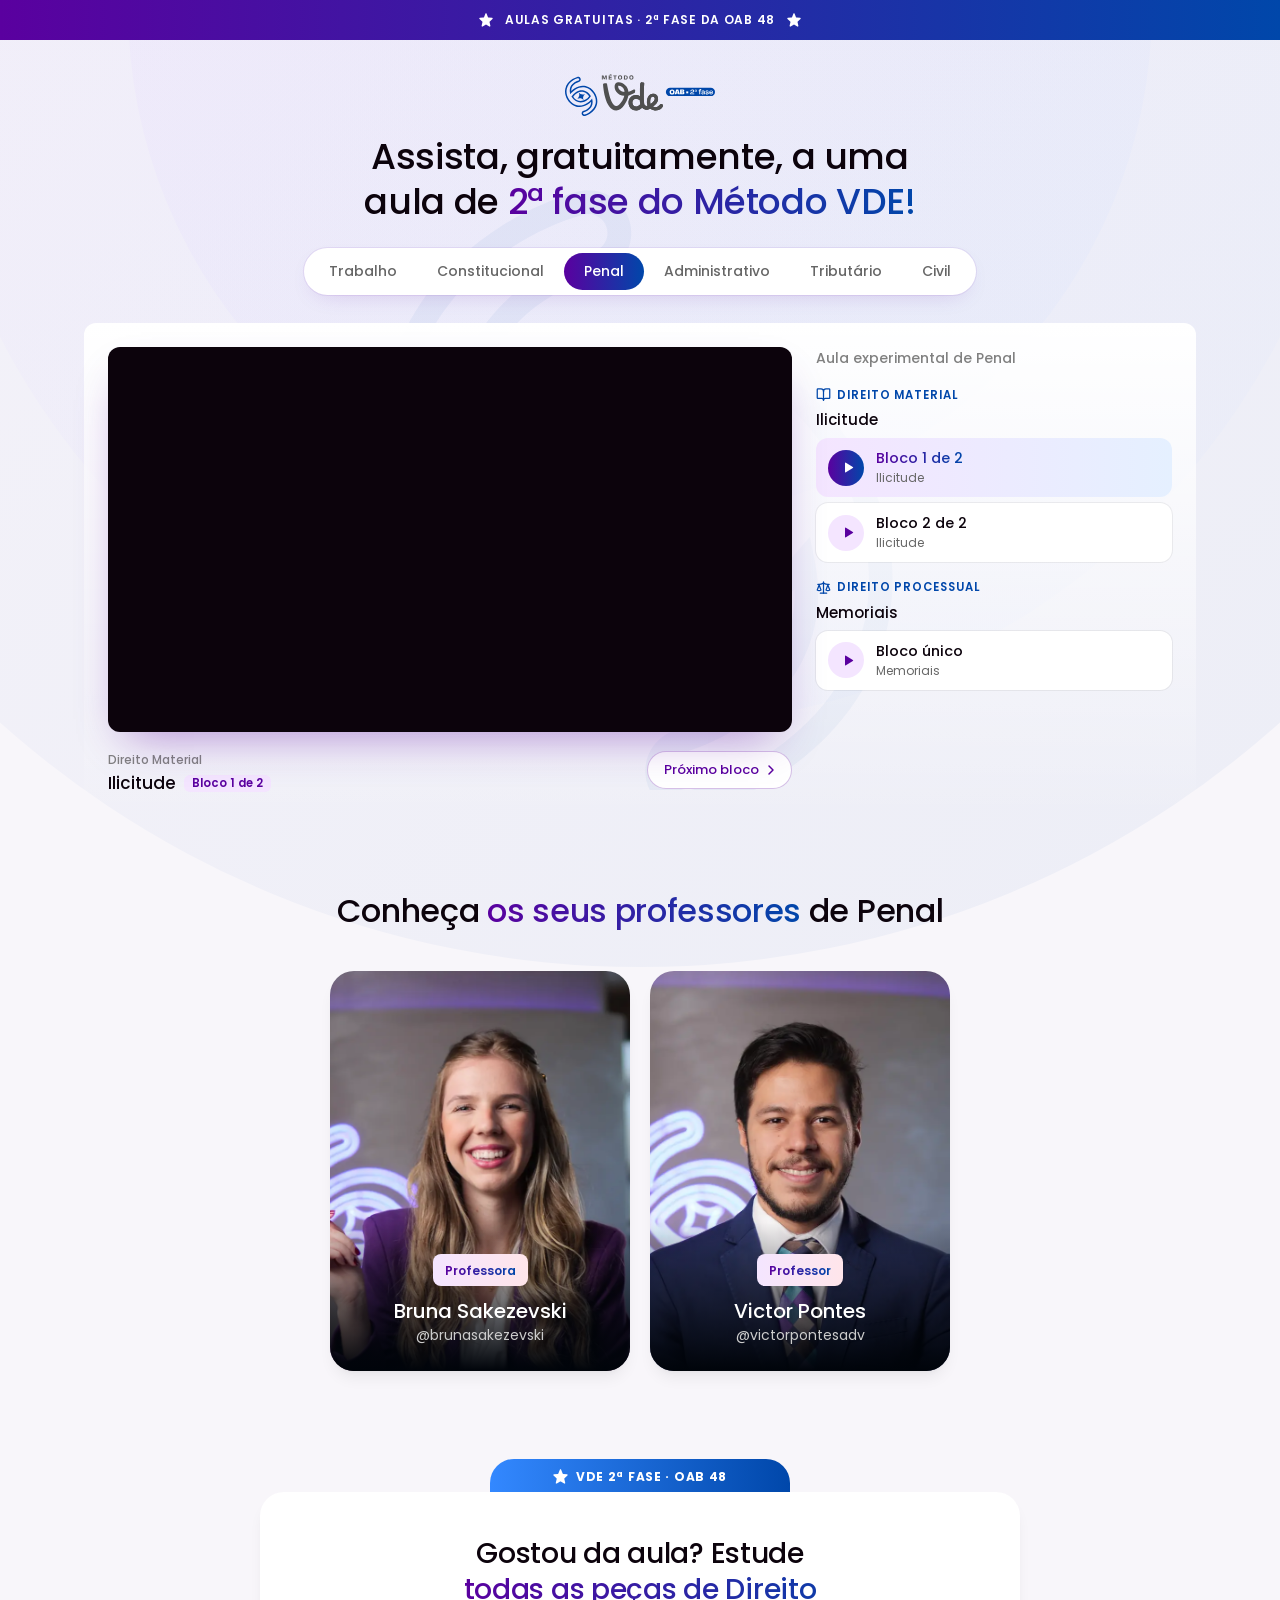
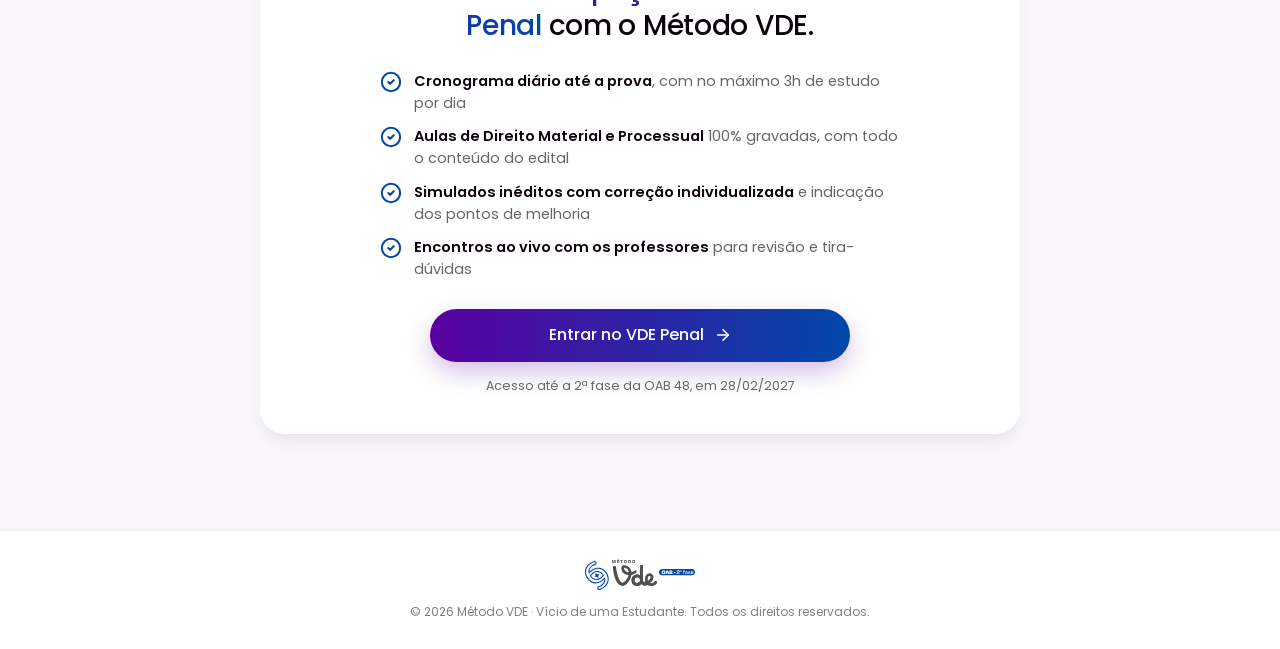
<file: v2/penal/index.html>
<!DOCTYPE html>
<html lang="pt-BR">
<head>
  <meta charset="UTF-8">
  <meta name="viewport" content="width=device-width, initial-scale=1.0">
  <title>Aula gratuita de 2ª fase · Direito Penal | Método VDE</title>
  <meta name="description" content="Assista, gratuitamente, a uma aula de 2ª fase de Direito Penal do Método VDE para a OAB 48: Ilicitude e Memoriais.">
  <meta property="og:title" content="Aula gratuita de 2ª fase · Direito Penal | Método VDE">
  <meta property="og:description" content="Assista, gratuitamente, a uma aula de 2ª fase de Direito Penal do Método VDE para a OAB 48: Ilicitude e Memoriais.">
  <meta property="og:type" content="website">
  <meta name="theme-color" content="#5a009f">
  <link rel="icon" href="/assets/olho-2fase.svg" type="image/svg+xml">
  <link rel="preconnect" href="https://fonts.googleapis.com">
  <link rel="preconnect" href="https://fonts.gstatic.com" crossorigin>
  <link href="https://fonts.googleapis.com/css2?family=Poppins:wght@400;500;600;700&display=swap" rel="stylesheet">
  <link rel="stylesheet" href="/assets/style.css">
</head>
<body data-page="penal">
<div class="topbar">
  <img src="/assets/estrela.svg" alt="" aria-hidden="true"><span>Aulas gratuitas · 2ª fase da OAB&nbsp;48</span><img src="/assets/estrela.svg" alt="" aria-hidden="true">
</div>
<img class="bg-mark" src="/assets/olho-2fase.svg" alt="" aria-hidden="true">
<header class="top">
  <a href="/v2/" aria-label="Escolher outra área"><img src="/assets/logo-2fase.svg" alt="Método VDE · OAB 2ª fase"></a>
</header>

<main>
  <section class="hero">
    <div class="wrap">
      <h1>Assista, gratuitamente, a uma aula de <span class="grad-text">2ª&nbsp;fase do Método&nbsp;VDE!</span></h1>
      <nav class="areas" aria-label="Escolha a área">
  <a href="/v2/trabalho">Trabalho</a>
  <a href="/v2/constitucional">Constitucional</a>
  <a href="/v2/penal" class="on" aria-current="page">Penal</a>
  <a href="/v2/administrativo">Administrativo</a>
  <a href="/v2/tributario">Tributário</a>
  <a href="/v2/civil">Civil</a>
</nav>

      <div class="aula">
        <div class="player-col">
          <div class="player">
            <iframe id="player" src="https://player-vz-21d8c0ab-498.tv.pandavideo.com.br/embed/?v=9b1512fa-121c-4e4b-bbdb-4109b181f3fc" title="Aula gratuita de Direito Penal" allow="accelerometer;gyroscope;autoplay;encrypted-media;picture-in-picture" allowfullscreen fetchpriority="high"></iframe>
          </div>
          <div class="now">
            <div class="now-txt">
              <span class="now-kicker" id="now-kicker">Direito Material</span>
              <p class="now-title"><span id="now-title">Ilicitude</span> <span class="now-bloco" id="now-bloco">Bloco 1 de 2</span></p>
            </div>
            <button type="button" class="btn-next" id="btn-next">Próximo bloco <svg viewBox="0 0 24 24" fill="none" stroke="currentColor" stroke-width="2.2" stroke-linecap="round" stroke-linejoin="round" aria-hidden="true"><path d="m9 18 6-6-6-6"/></svg></button>
          </div>
        </div>
        <aside class="playlist" aria-label="Blocos da aula">
          <p class="pl-label">Aula experimental de Penal</p>
          <div class="pl-group">
          <p class="pl-kicker"><svg viewBox="0 0 24 24" fill="none" stroke="currentColor" stroke-width="2" stroke-linecap="round" stroke-linejoin="round" aria-hidden="true"><path d="M12 7v14"/><path d="M3 18a1 1 0 0 1-1-1V4a1 1 0 0 1 1-1h5a4 4 0 0 1 4 4 4 4 0 0 1 4-4h5a1 1 0 0 1 1 1v13a1 1 0 0 1-1 1h-6a3 3 0 0 0-3 3 3 3 0 0 0-3-3z"/></svg>Direito Material</p>
          <p class="pl-title">Ilicitude</p>
          <button type="button" class="pl-item on" data-i="0" aria-pressed="true">
            <span class="pl-ico"><svg viewBox="0 0 24 24" fill="currentColor" aria-hidden="true"><path d="M8 5.14v13.72a1 1 0 0 0 1.5.86l11-6.86a1 1 0 0 0 0-1.72l-11-6.86A1 1 0 0 0 8 5.14z"/></svg></span>
            <span class="pl-txt"><b>Bloco 1 de 2</b><small>Ilicitude</small></span>
          </button>
          <button type="button" class="pl-item" data-i="1" aria-pressed="false">
            <span class="pl-ico"><svg viewBox="0 0 24 24" fill="currentColor" aria-hidden="true"><path d="M8 5.14v13.72a1 1 0 0 0 1.5.86l11-6.86a1 1 0 0 0 0-1.72l-11-6.86A1 1 0 0 0 8 5.14z"/></svg></span>
            <span class="pl-txt"><b>Bloco 2 de 2</b><small>Ilicitude</small></span>
          </button>
        </div>
        <div class="pl-group">
          <p class="pl-kicker"><svg viewBox="0 0 24 24" fill="none" stroke="currentColor" stroke-width="2" stroke-linecap="round" stroke-linejoin="round" aria-hidden="true"><path d="m16 16 3-8 3 8c-.87.65-1.92 1-3 1s-2.13-.35-3-1Z"/><path d="m2 16 3-8 3 8c-.87.65-1.92 1-3 1s-2.13-.35-3-1Z"/><path d="M7 21h10"/><path d="M12 3v18"/><path d="M3 7h2c2 0 5-1 7-2 2 1 5 2 7 2h2"/></svg>Direito Processual</p>
          <p class="pl-title">Memoriais</p>
          <button type="button" class="pl-item" data-i="2" aria-pressed="false">
            <span class="pl-ico"><svg viewBox="0 0 24 24" fill="currentColor" aria-hidden="true"><path d="M8 5.14v13.72a1 1 0 0 0 1.5.86l11-6.86a1 1 0 0 0 0-1.72l-11-6.86A1 1 0 0 0 8 5.14z"/></svg></span>
            <span class="pl-txt"><b>Bloco único</b><small>Memoriais</small></span>
          </button>
        </div>
        </aside>
      </div>
    </div>
  </section>

  <section class="sec-profs">
    <div class="wrap">
      <h2>Conheça <span class="grad-text">os seus professores</span> de Penal</h2>
      <div class="profs">
      <article class="prof" tabindex="0">
        <img src="/assets/profs/bruna-sakezevski.webp" alt="Bruna Sakezevski, Professora" loading="lazy" width="1200" height="888">
        <div class="prof-base">
          <span class="chip"><span>Professora</span></span>
          <p class="prof-nome">Bruna Sakezevski</p>
          <span class="prof-ig">@brunasakezevski</span>
          <span class="prof-more">Ver currículo</span>
        </div>
        <div class="prof-hover">
          <div class="prof-hd">
            <span class="chip"><span>Professora</span></span>
            <p class="prof-nome">Bruna Sakezevski</p>
            <span class="prof-ig">@brunasakezevski</span>
          </div>
          <p class="prof-bio">Advogada Criminal. Pós-Graduação em Direito Penal, Processo Penal e Legislação Penal Especial. Mestre pela Univel. Professora do Método VDE.</p>
          <a class="prof-link" href="https://www.instagram.com/brunasakezevski" target="_blank" rel="noopener"><img src="/assets/instagram-branco.svg" alt="" aria-hidden="true" width="22" height="22">Ver perfil</a>
        </div>
      </article>
      <article class="prof" tabindex="0">
        <img src="/assets/profs/victor-pontes.webp" alt="Victor Pontes, Professor" loading="lazy" width="1200" height="888">
        <div class="prof-base">
          <span class="chip"><span>Professor</span></span>
          <p class="prof-nome">Victor Pontes</p>
          <span class="prof-ig">@victorpontesadv</span>
          <span class="prof-more">Ver currículo</span>
        </div>
        <div class="prof-hover">
          <div class="prof-hd">
            <span class="chip"><span>Professor</span></span>
            <p class="prof-nome">Victor Pontes</p>
            <span class="prof-ig">@victorpontesadv</span>
          </div>
          <p class="prof-bio">Advogado. Mestre em Direito pela Universidade Católica de Pernambuco (UNICAP). Pós-Graduado em Direito Penal e Processo Penal pela Faculdade Damas. Professor de Direito na Faculdade UNIBRA. Professor do Método VDE.</p>
          <a class="prof-link" href="https://www.instagram.com/victorpontesadv" target="_blank" rel="noopener"><img src="/assets/instagram-branco.svg" alt="" aria-hidden="true" width="22" height="22">Ver perfil</a>
        </div>
      </article>
      </div>
    </div>
  </section>

  <section class="sec-cta">
    <div class="wrap">
      <div class="cta-shell">
        <div class="cta-tab"><img src="/assets/estrela.svg" alt="" aria-hidden="true"><span>VDE 2ª Fase · OAB&nbsp;48</span></div>
        <div class="cta-box">
          <h2>Gostou da aula? Estude <span class="grad-text">todas as peças de Direito Penal</span> com o Método&nbsp;VDE.</h2>
          <ul class="cta-list">
            <li><svg viewBox="0 0 24 24" fill="none" stroke="currentColor" stroke-width="2.2" stroke-linecap="round" stroke-linejoin="round" aria-hidden="true"><circle cx="12" cy="12" r="10"/><path d="m9 12 2 2 4-4"/></svg><span><b>Cronograma diário até a prova</b>, com no máximo 3h de estudo por dia</span></li>
            <li><svg viewBox="0 0 24 24" fill="none" stroke="currentColor" stroke-width="2.2" stroke-linecap="round" stroke-linejoin="round" aria-hidden="true"><circle cx="12" cy="12" r="10"/><path d="m9 12 2 2 4-4"/></svg><span><b>Aulas de Direito Material e Processual</b> 100% gravadas, com todo o conteúdo do edital</span></li>
            <li><svg viewBox="0 0 24 24" fill="none" stroke="currentColor" stroke-width="2.2" stroke-linecap="round" stroke-linejoin="round" aria-hidden="true"><circle cx="12" cy="12" r="10"/><path d="m9 12 2 2 4-4"/></svg><span><b>Simulados inéditos com correção individualizada</b> e indicação dos pontos de melhoria</span></li>
            <li><svg viewBox="0 0 24 24" fill="none" stroke="currentColor" stroke-width="2.2" stroke-linecap="round" stroke-linejoin="round" aria-hidden="true"><circle cx="12" cy="12" r="10"/><path d="m9 12 2 2 4-4"/></svg><span><b>Encontros ao vivo com os professores</b> para revisão e tira-dúvidas</span></li>
          </ul>
          <a class="btn" href="https://metodovde.com.br/segundafase/turma/penal#purchase-section" data-cta>Entrar no VDE Penal <svg viewBox="0 0 24 24" fill="none" stroke="currentColor" stroke-width="2.2" stroke-linecap="round" stroke-linejoin="round" aria-hidden="true"><path d="M5 12h14"/><path d="m12 5 7 7-7 7"/></svg></a>
          <p class="cta-note">Acesso até a 2ª fase da OAB 48, em 28/02/2027</p>
        </div>
      </div>
    </div>
  </section>
</main>

<footer class="foot">
  <div class="wrap">
    <img src="/assets/logo-2fase.svg" alt="Método VDE · OAB 2ª fase">
    <p>© 2026 Método VDE · Vício de uma Estudante. Todos os direitos reservados.</p>
  </div>
</footer>

<script>window.__BLOCOS__ = [{"src":"https://player-vz-21d8c0ab-498.tv.pandavideo.com.br/embed/?v=9b1512fa-121c-4e4b-bbdb-4109b181f3fc","tipo":"Direito Material","titulo":"Ilicitude","bloco":"Bloco 1 de 2","area":"Direito Penal"},{"src":"https://player-vz-21d8c0ab-498.tv.pandavideo.com.br/embed/?v=89e25d6f-a059-4d7a-aeea-240409804e5a","tipo":"Direito Material","titulo":"Ilicitude","bloco":"Bloco 2 de 2","area":"Direito Penal"},{"src":"https://player-vz-21d8c0ab-498.tv.pandavideo.com.br/embed/?v=24518b7f-0c64-490a-9c64-01dc81683573","tipo":"Direito Processual","titulo":"Memoriais","bloco":"Bloco único","area":"Direito Penal"}];</script>
<script src="/assets/player.js" defer></script>
</body>
</html>
</file>
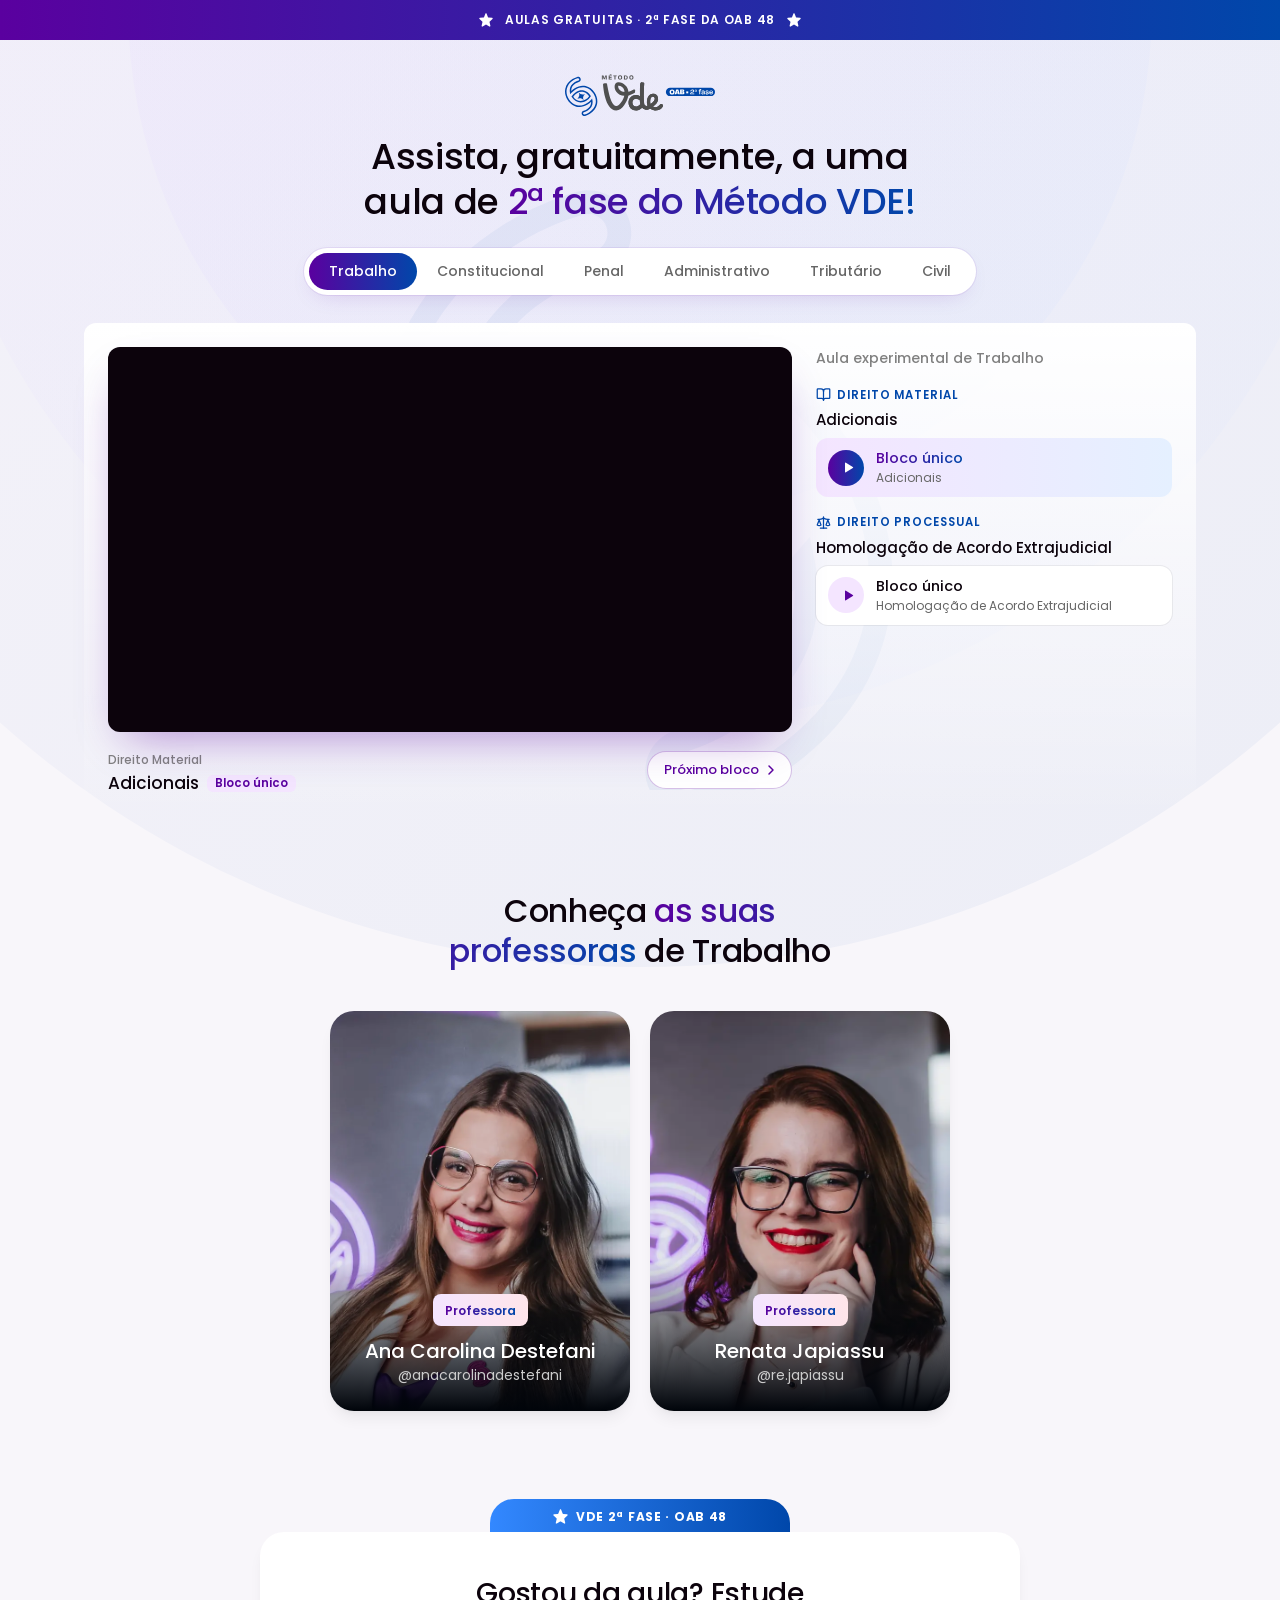
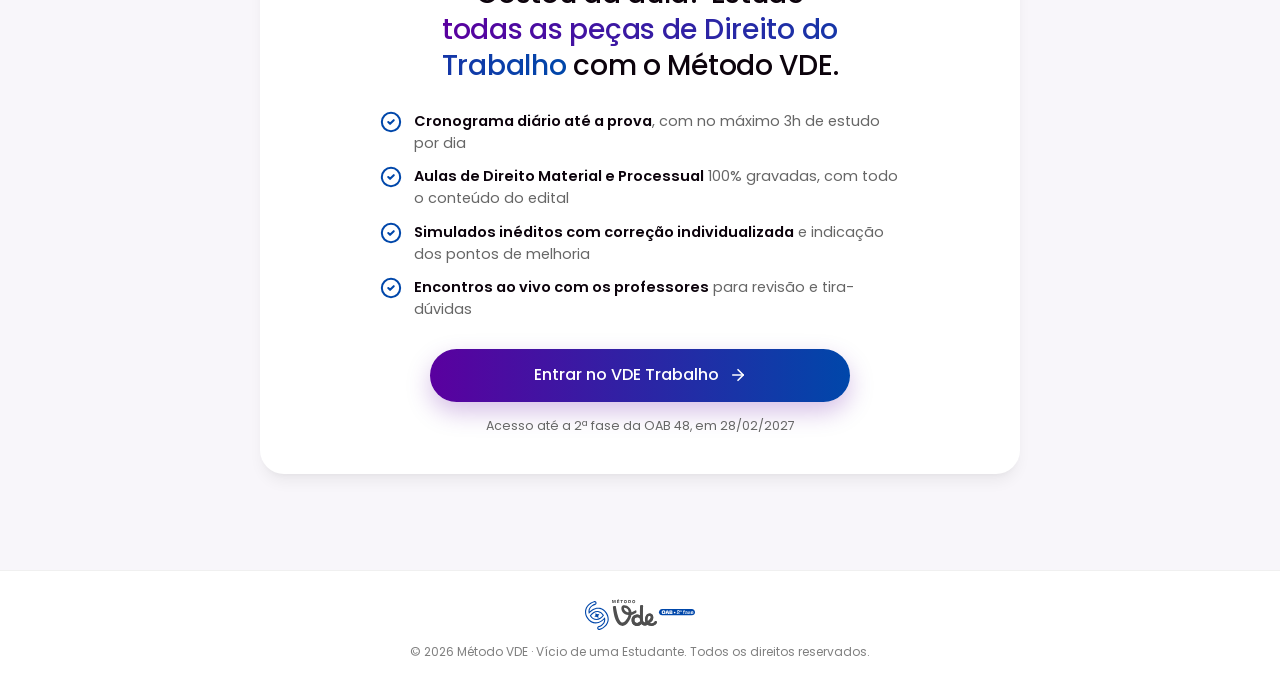
<file: v2/trabalho/index.html>
<!DOCTYPE html>
<html lang="pt-BR">
<head>
  <meta charset="UTF-8">
  <meta name="viewport" content="width=device-width, initial-scale=1.0">
  <title>Aula gratuita de 2ª fase · Direito do Trabalho | Método VDE</title>
  <meta name="description" content="Assista, gratuitamente, a uma aula de 2ª fase de Direito do Trabalho do Método VDE para a OAB 48: Adicionais e Homologação de Acordo Extrajudicial.">
  <meta property="og:title" content="Aula gratuita de 2ª fase · Direito do Trabalho | Método VDE">
  <meta property="og:description" content="Assista, gratuitamente, a uma aula de 2ª fase de Direito do Trabalho do Método VDE para a OAB 48: Adicionais e Homologação de Acordo Extrajudicial.">
  <meta property="og:type" content="website">
  <meta name="theme-color" content="#5a009f">
  <link rel="icon" href="/assets/olho-2fase.svg" type="image/svg+xml">
  <link rel="preconnect" href="https://fonts.googleapis.com">
  <link rel="preconnect" href="https://fonts.gstatic.com" crossorigin>
  <link href="https://fonts.googleapis.com/css2?family=Poppins:wght@400;500;600;700&display=swap" rel="stylesheet">
  <link rel="stylesheet" href="/assets/style.css">
</head>
<body data-page="trabalho">
<div class="topbar">
  <img src="/assets/estrela.svg" alt="" aria-hidden="true"><span>Aulas gratuitas · 2ª fase da OAB&nbsp;48</span><img src="/assets/estrela.svg" alt="" aria-hidden="true">
</div>
<img class="bg-mark" src="/assets/olho-2fase.svg" alt="" aria-hidden="true">
<header class="top">
  <a href="/v2/" aria-label="Escolher outra área"><img src="/assets/logo-2fase.svg" alt="Método VDE · OAB 2ª fase"></a>
</header>

<main>
  <section class="hero">
    <div class="wrap">
      <h1>Assista, gratuitamente, a uma aula de <span class="grad-text">2ª&nbsp;fase do Método&nbsp;VDE!</span></h1>
      <nav class="areas" aria-label="Escolha a área">
  <a href="/v2/trabalho" class="on" aria-current="page">Trabalho</a>
  <a href="/v2/constitucional">Constitucional</a>
  <a href="/v2/penal">Penal</a>
  <a href="/v2/administrativo">Administrativo</a>
  <a href="/v2/tributario">Tributário</a>
  <a href="/v2/civil">Civil</a>
</nav>

      <div class="aula">
        <div class="player-col">
          <div class="player">
            <iframe id="player" src="https://player-vz-2b607c99-772.tv.pandavideo.com.br/embed/?v=6c5ea0af-6ce1-4755-9f6f-148df9889d7a" title="Aula gratuita de Direito do Trabalho" allow="accelerometer;gyroscope;autoplay;encrypted-media;picture-in-picture" allowfullscreen fetchpriority="high"></iframe>
          </div>
          <div class="now">
            <div class="now-txt">
              <span class="now-kicker" id="now-kicker">Direito Material</span>
              <p class="now-title"><span id="now-title">Adicionais</span> <span class="now-bloco" id="now-bloco">Bloco único</span></p>
            </div>
            <button type="button" class="btn-next" id="btn-next">Próximo bloco <svg viewBox="0 0 24 24" fill="none" stroke="currentColor" stroke-width="2.2" stroke-linecap="round" stroke-linejoin="round" aria-hidden="true"><path d="m9 18 6-6-6-6"/></svg></button>
          </div>
        </div>
        <aside class="playlist" aria-label="Blocos da aula">
          <p class="pl-label">Aula experimental de Trabalho</p>
          <div class="pl-group">
          <p class="pl-kicker"><svg viewBox="0 0 24 24" fill="none" stroke="currentColor" stroke-width="2" stroke-linecap="round" stroke-linejoin="round" aria-hidden="true"><path d="M12 7v14"/><path d="M3 18a1 1 0 0 1-1-1V4a1 1 0 0 1 1-1h5a4 4 0 0 1 4 4 4 4 0 0 1 4-4h5a1 1 0 0 1 1 1v13a1 1 0 0 1-1 1h-6a3 3 0 0 0-3 3 3 3 0 0 0-3-3z"/></svg>Direito Material</p>
          <p class="pl-title">Adicionais</p>
          <button type="button" class="pl-item on" data-i="0" aria-pressed="true">
            <span class="pl-ico"><svg viewBox="0 0 24 24" fill="currentColor" aria-hidden="true"><path d="M8 5.14v13.72a1 1 0 0 0 1.5.86l11-6.86a1 1 0 0 0 0-1.72l-11-6.86A1 1 0 0 0 8 5.14z"/></svg></span>
            <span class="pl-txt"><b>Bloco único</b><small>Adicionais</small></span>
          </button>
        </div>
        <div class="pl-group">
          <p class="pl-kicker"><svg viewBox="0 0 24 24" fill="none" stroke="currentColor" stroke-width="2" stroke-linecap="round" stroke-linejoin="round" aria-hidden="true"><path d="m16 16 3-8 3 8c-.87.65-1.92 1-3 1s-2.13-.35-3-1Z"/><path d="m2 16 3-8 3 8c-.87.65-1.92 1-3 1s-2.13-.35-3-1Z"/><path d="M7 21h10"/><path d="M12 3v18"/><path d="M3 7h2c2 0 5-1 7-2 2 1 5 2 7 2h2"/></svg>Direito Processual</p>
          <p class="pl-title">Homologação de Acordo Extrajudicial</p>
          <button type="button" class="pl-item" data-i="1" aria-pressed="false">
            <span class="pl-ico"><svg viewBox="0 0 24 24" fill="currentColor" aria-hidden="true"><path d="M8 5.14v13.72a1 1 0 0 0 1.5.86l11-6.86a1 1 0 0 0 0-1.72l-11-6.86A1 1 0 0 0 8 5.14z"/></svg></span>
            <span class="pl-txt"><b>Bloco único</b><small>Homologação de Acordo Extrajudicial</small></span>
          </button>
        </div>
        </aside>
      </div>
    </div>
  </section>

  <section class="sec-profs">
    <div class="wrap">
      <h2>Conheça <span class="grad-text">as suas professoras</span> de Trabalho</h2>
      <div class="profs">
      <article class="prof" tabindex="0">
        <img src="/assets/profs/ana-carolina-destefani.webp" alt="Ana Carolina Destefani, Professora" loading="lazy" width="1200" height="888">
        <div class="prof-base">
          <span class="chip"><span>Professora</span></span>
          <p class="prof-nome">Ana Carolina Destefani</p>
          <span class="prof-ig">@anacarolinadestefani</span>
          <span class="prof-more">Ver currículo</span>
        </div>
        <div class="prof-hover">
          <div class="prof-hd">
            <span class="chip"><span>Professora</span></span>
            <p class="prof-nome">Ana Carolina Destefani</p>
            <span class="prof-ig">@anacarolinadestefani</span>
          </div>
          <p class="prof-bio">Advogada. Servidora Pública. Mestre em Direito. Pós-Graduação em Direito do Consumidor, Trabalho, Processo do Trabalho e Direito Privado. Professora do Método VDE.</p>
          <a class="prof-link" href="https://www.instagram.com/anacarolinadestefani" target="_blank" rel="noopener"><img src="/assets/instagram-branco.svg" alt="" aria-hidden="true" width="22" height="22">Ver perfil</a>
        </div>
      </article>
      <article class="prof" tabindex="0">
        <img src="/assets/profs/renata-japiassu.webp" alt="Renata Japiassu, Professora" loading="lazy" width="1200" height="888">
        <div class="prof-base">
          <span class="chip"><span>Professora</span></span>
          <p class="prof-nome">Renata Japiassu</p>
          <span class="prof-ig">@re.japiassu</span>
          <span class="prof-more">Ver currículo</span>
        </div>
        <div class="prof-hover">
          <div class="prof-hd">
            <span class="chip"><span>Professora</span></span>
            <p class="prof-nome">Renata Japiassu</p>
            <span class="prof-ig">@re.japiassu</span>
          </div>
          <p class="prof-bio">Advogada. Mestre em Direito. Especialista em Direito do Trabalho e Processual Trabalhista. Professora do Método VDE.</p>
          <a class="prof-link" href="https://www.instagram.com/re.japiassu" target="_blank" rel="noopener"><img src="/assets/instagram-branco.svg" alt="" aria-hidden="true" width="22" height="22">Ver perfil</a>
        </div>
      </article>
      </div>
    </div>
  </section>

  <section class="sec-cta">
    <div class="wrap">
      <div class="cta-shell">
        <div class="cta-tab"><img src="/assets/estrela.svg" alt="" aria-hidden="true"><span>VDE 2ª Fase · OAB&nbsp;48</span></div>
        <div class="cta-box">
          <h2>Gostou da aula? Estude <span class="grad-text">todas as peças de Direito do Trabalho</span> com o Método&nbsp;VDE.</h2>
          <ul class="cta-list">
            <li><svg viewBox="0 0 24 24" fill="none" stroke="currentColor" stroke-width="2.2" stroke-linecap="round" stroke-linejoin="round" aria-hidden="true"><circle cx="12" cy="12" r="10"/><path d="m9 12 2 2 4-4"/></svg><span><b>Cronograma diário até a prova</b>, com no máximo 3h de estudo por dia</span></li>
            <li><svg viewBox="0 0 24 24" fill="none" stroke="currentColor" stroke-width="2.2" stroke-linecap="round" stroke-linejoin="round" aria-hidden="true"><circle cx="12" cy="12" r="10"/><path d="m9 12 2 2 4-4"/></svg><span><b>Aulas de Direito Material e Processual</b> 100% gravadas, com todo o conteúdo do edital</span></li>
            <li><svg viewBox="0 0 24 24" fill="none" stroke="currentColor" stroke-width="2.2" stroke-linecap="round" stroke-linejoin="round" aria-hidden="true"><circle cx="12" cy="12" r="10"/><path d="m9 12 2 2 4-4"/></svg><span><b>Simulados inéditos com correção individualizada</b> e indicação dos pontos de melhoria</span></li>
            <li><svg viewBox="0 0 24 24" fill="none" stroke="currentColor" stroke-width="2.2" stroke-linecap="round" stroke-linejoin="round" aria-hidden="true"><circle cx="12" cy="12" r="10"/><path d="m9 12 2 2 4-4"/></svg><span><b>Encontros ao vivo com os professores</b> para revisão e tira-dúvidas</span></li>
          </ul>
          <a class="btn" href="https://metodovde.com.br/segundafase/turma/trabalho#purchase-section" data-cta>Entrar no VDE Trabalho <svg viewBox="0 0 24 24" fill="none" stroke="currentColor" stroke-width="2.2" stroke-linecap="round" stroke-linejoin="round" aria-hidden="true"><path d="M5 12h14"/><path d="m12 5 7 7-7 7"/></svg></a>
          <p class="cta-note">Acesso até a 2ª fase da OAB 48, em 28/02/2027</p>
        </div>
      </div>
    </div>
  </section>
</main>

<footer class="foot">
  <div class="wrap">
    <img src="/assets/logo-2fase.svg" alt="Método VDE · OAB 2ª fase">
    <p>© 2026 Método VDE · Vício de uma Estudante. Todos os direitos reservados.</p>
  </div>
</footer>

<script>window.__BLOCOS__ = [{"src":"https://player-vz-2b607c99-772.tv.pandavideo.com.br/embed/?v=6c5ea0af-6ce1-4755-9f6f-148df9889d7a","tipo":"Direito Material","titulo":"Adicionais","bloco":"Bloco único","area":"Direito do Trabalho"},{"src":"https://player-vz-2b607c99-772.tv.pandavideo.com.br/embed/?v=a3f32035-7848-4135-880f-73a3d30e8dfe","tipo":"Direito Processual","titulo":"Homologação de Acordo Extrajudicial","bloco":"Bloco único","area":"Direito do Trabalho"}];</script>
<script src="/assets/player.js" defer></script>
</body>
</html>
</file>
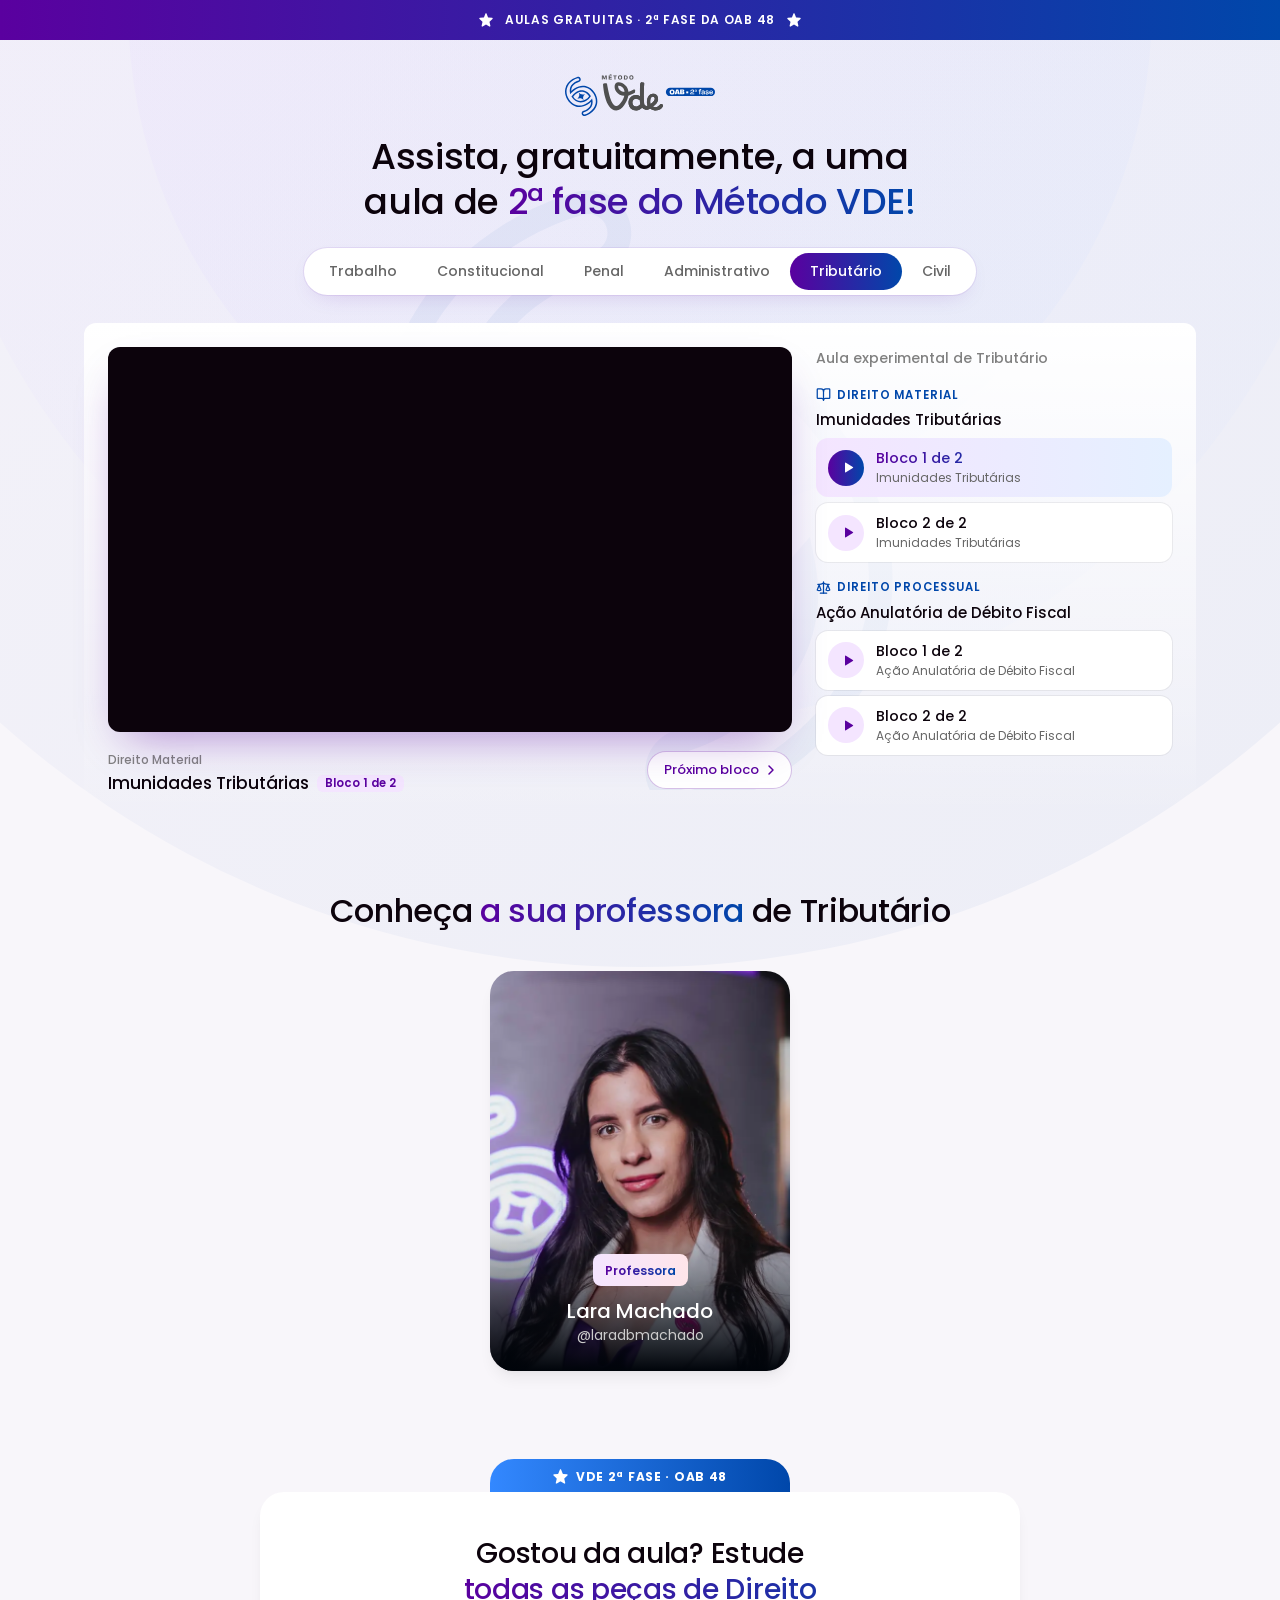
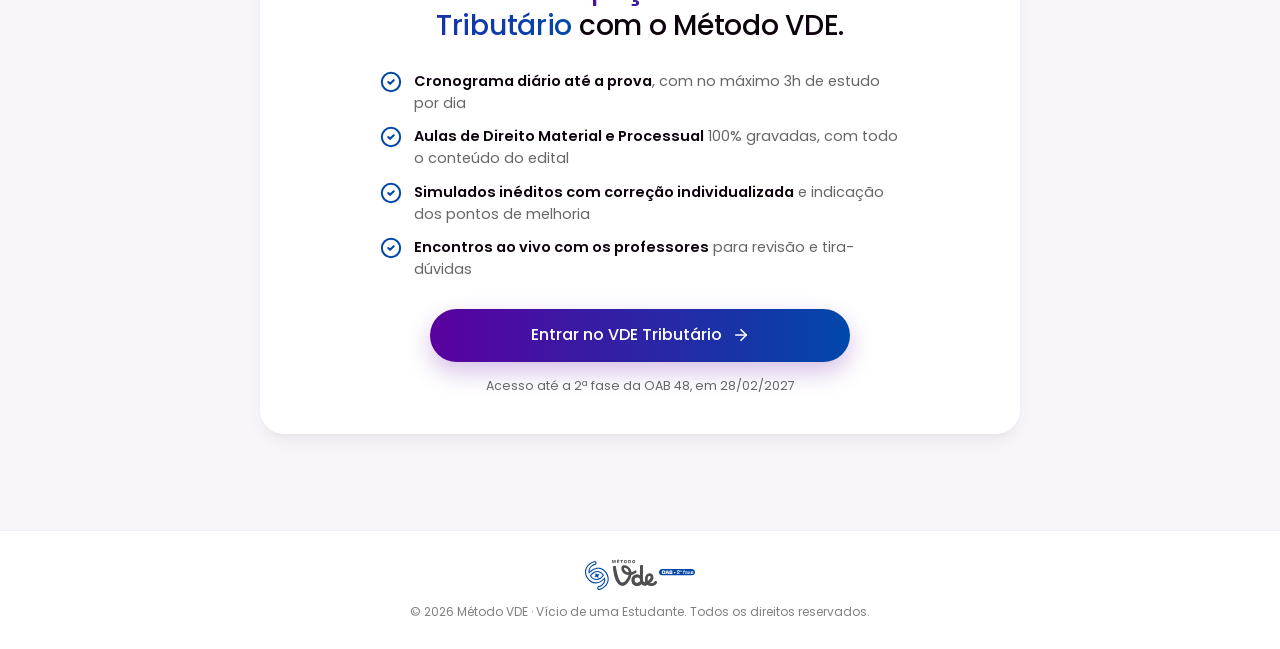
<file: v2/tributario/index.html>
<!DOCTYPE html>
<html lang="pt-BR">
<head>
  <meta charset="UTF-8">
  <meta name="viewport" content="width=device-width, initial-scale=1.0">
  <title>Aula gratuita de 2ª fase · Direito Tributário | Método VDE</title>
  <meta name="description" content="Assista, gratuitamente, a uma aula de 2ª fase de Direito Tributário do Método VDE para a OAB 48: Imunidades Tributárias e Ação Anulatória de Débito Fiscal.">
  <meta property="og:title" content="Aula gratuita de 2ª fase · Direito Tributário | Método VDE">
  <meta property="og:description" content="Assista, gratuitamente, a uma aula de 2ª fase de Direito Tributário do Método VDE para a OAB 48: Imunidades Tributárias e Ação Anulatória de Débito Fiscal.">
  <meta property="og:type" content="website">
  <meta name="theme-color" content="#5a009f">
  <link rel="icon" href="/assets/olho-2fase.svg" type="image/svg+xml">
  <link rel="preconnect" href="https://fonts.googleapis.com">
  <link rel="preconnect" href="https://fonts.gstatic.com" crossorigin>
  <link href="https://fonts.googleapis.com/css2?family=Poppins:wght@400;500;600;700&display=swap" rel="stylesheet">
  <link rel="stylesheet" href="/assets/style.css">
</head>
<body data-page="tributario">
<div class="topbar">
  <img src="/assets/estrela.svg" alt="" aria-hidden="true"><span>Aulas gratuitas · 2ª fase da OAB&nbsp;48</span><img src="/assets/estrela.svg" alt="" aria-hidden="true">
</div>
<img class="bg-mark" src="/assets/olho-2fase.svg" alt="" aria-hidden="true">
<header class="top">
  <a href="/v2/" aria-label="Escolher outra área"><img src="/assets/logo-2fase.svg" alt="Método VDE · OAB 2ª fase"></a>
</header>

<main>
  <section class="hero">
    <div class="wrap">
      <h1>Assista, gratuitamente, a uma aula de <span class="grad-text">2ª&nbsp;fase do Método&nbsp;VDE!</span></h1>
      <nav class="areas" aria-label="Escolha a área">
  <a href="/v2/trabalho">Trabalho</a>
  <a href="/v2/constitucional">Constitucional</a>
  <a href="/v2/penal">Penal</a>
  <a href="/v2/administrativo">Administrativo</a>
  <a href="/v2/tributario" class="on" aria-current="page">Tributário</a>
  <a href="/v2/civil">Civil</a>
</nav>

      <div class="aula">
        <div class="player-col">
          <div class="player">
            <iframe id="player" src="https://player-vz-a1540ae3-806.tv.pandavideo.com.br/embed/?v=31a88b16-b215-4b5a-96d7-714df4dfb716" title="Aula gratuita de Direito Tributário" allow="accelerometer;gyroscope;autoplay;encrypted-media;picture-in-picture" allowfullscreen fetchpriority="high"></iframe>
          </div>
          <div class="now">
            <div class="now-txt">
              <span class="now-kicker" id="now-kicker">Direito Material</span>
              <p class="now-title"><span id="now-title">Imunidades Tributárias</span> <span class="now-bloco" id="now-bloco">Bloco 1 de 2</span></p>
            </div>
            <button type="button" class="btn-next" id="btn-next">Próximo bloco <svg viewBox="0 0 24 24" fill="none" stroke="currentColor" stroke-width="2.2" stroke-linecap="round" stroke-linejoin="round" aria-hidden="true"><path d="m9 18 6-6-6-6"/></svg></button>
          </div>
        </div>
        <aside class="playlist" aria-label="Blocos da aula">
          <p class="pl-label">Aula experimental de Tributário</p>
          <div class="pl-group">
          <p class="pl-kicker"><svg viewBox="0 0 24 24" fill="none" stroke="currentColor" stroke-width="2" stroke-linecap="round" stroke-linejoin="round" aria-hidden="true"><path d="M12 7v14"/><path d="M3 18a1 1 0 0 1-1-1V4a1 1 0 0 1 1-1h5a4 4 0 0 1 4 4 4 4 0 0 1 4-4h5a1 1 0 0 1 1 1v13a1 1 0 0 1-1 1h-6a3 3 0 0 0-3 3 3 3 0 0 0-3-3z"/></svg>Direito Material</p>
          <p class="pl-title">Imunidades Tributárias</p>
          <button type="button" class="pl-item on" data-i="0" aria-pressed="true">
            <span class="pl-ico"><svg viewBox="0 0 24 24" fill="currentColor" aria-hidden="true"><path d="M8 5.14v13.72a1 1 0 0 0 1.5.86l11-6.86a1 1 0 0 0 0-1.72l-11-6.86A1 1 0 0 0 8 5.14z"/></svg></span>
            <span class="pl-txt"><b>Bloco 1 de 2</b><small>Imunidades Tributárias</small></span>
          </button>
          <button type="button" class="pl-item" data-i="1" aria-pressed="false">
            <span class="pl-ico"><svg viewBox="0 0 24 24" fill="currentColor" aria-hidden="true"><path d="M8 5.14v13.72a1 1 0 0 0 1.5.86l11-6.86a1 1 0 0 0 0-1.72l-11-6.86A1 1 0 0 0 8 5.14z"/></svg></span>
            <span class="pl-txt"><b>Bloco 2 de 2</b><small>Imunidades Tributárias</small></span>
          </button>
        </div>
        <div class="pl-group">
          <p class="pl-kicker"><svg viewBox="0 0 24 24" fill="none" stroke="currentColor" stroke-width="2" stroke-linecap="round" stroke-linejoin="round" aria-hidden="true"><path d="m16 16 3-8 3 8c-.87.65-1.92 1-3 1s-2.13-.35-3-1Z"/><path d="m2 16 3-8 3 8c-.87.65-1.92 1-3 1s-2.13-.35-3-1Z"/><path d="M7 21h10"/><path d="M12 3v18"/><path d="M3 7h2c2 0 5-1 7-2 2 1 5 2 7 2h2"/></svg>Direito Processual</p>
          <p class="pl-title">Ação Anulatória de Débito Fiscal</p>
          <button type="button" class="pl-item" data-i="2" aria-pressed="false">
            <span class="pl-ico"><svg viewBox="0 0 24 24" fill="currentColor" aria-hidden="true"><path d="M8 5.14v13.72a1 1 0 0 0 1.5.86l11-6.86a1 1 0 0 0 0-1.72l-11-6.86A1 1 0 0 0 8 5.14z"/></svg></span>
            <span class="pl-txt"><b>Bloco 1 de 2</b><small>Ação Anulatória de Débito Fiscal</small></span>
          </button>
          <button type="button" class="pl-item" data-i="3" aria-pressed="false">
            <span class="pl-ico"><svg viewBox="0 0 24 24" fill="currentColor" aria-hidden="true"><path d="M8 5.14v13.72a1 1 0 0 0 1.5.86l11-6.86a1 1 0 0 0 0-1.72l-11-6.86A1 1 0 0 0 8 5.14z"/></svg></span>
            <span class="pl-txt"><b>Bloco 2 de 2</b><small>Ação Anulatória de Débito Fiscal</small></span>
          </button>
        </div>
        </aside>
      </div>
    </div>
  </section>

  <section class="sec-profs">
    <div class="wrap">
      <h2>Conheça <span class="grad-text">a sua professora</span> de Tributário</h2>
      <div class="profs single">
      <article class="prof" tabindex="0">
        <img src="/assets/profs/lara-machado.webp" alt="Lara Machado, Professora" loading="lazy" width="1200" height="888">
        <div class="prof-base">
          <span class="chip"><span>Professora</span></span>
          <p class="prof-nome">Lara Machado</p>
          <span class="prof-ig">@laradbmachado</span>
          <span class="prof-more">Ver currículo</span>
        </div>
        <div class="prof-hover">
          <div class="prof-hd">
            <span class="chip"><span>Professora</span></span>
            <p class="prof-nome">Lara Machado</p>
            <span class="prof-ig">@laradbmachado</span>
          </div>
          <p class="prof-bio">Advogada. Mestre pela Universidade Federal do Ceará (UFC). Pesquisadora do Grupo de Tributação Ambiental, PPGD/UFC. Professora do Método VDE.</p>
          <a class="prof-link" href="https://www.instagram.com/laradbmachado" target="_blank" rel="noopener"><img src="/assets/instagram-branco.svg" alt="" aria-hidden="true" width="22" height="22">Ver perfil</a>
        </div>
      </article>
      </div>
    </div>
  </section>

  <section class="sec-cta">
    <div class="wrap">
      <div class="cta-shell">
        <div class="cta-tab"><img src="/assets/estrela.svg" alt="" aria-hidden="true"><span>VDE 2ª Fase · OAB&nbsp;48</span></div>
        <div class="cta-box">
          <h2>Gostou da aula? Estude <span class="grad-text">todas as peças de Direito Tributário</span> com o Método&nbsp;VDE.</h2>
          <ul class="cta-list">
            <li><svg viewBox="0 0 24 24" fill="none" stroke="currentColor" stroke-width="2.2" stroke-linecap="round" stroke-linejoin="round" aria-hidden="true"><circle cx="12" cy="12" r="10"/><path d="m9 12 2 2 4-4"/></svg><span><b>Cronograma diário até a prova</b>, com no máximo 3h de estudo por dia</span></li>
            <li><svg viewBox="0 0 24 24" fill="none" stroke="currentColor" stroke-width="2.2" stroke-linecap="round" stroke-linejoin="round" aria-hidden="true"><circle cx="12" cy="12" r="10"/><path d="m9 12 2 2 4-4"/></svg><span><b>Aulas de Direito Material e Processual</b> 100% gravadas, com todo o conteúdo do edital</span></li>
            <li><svg viewBox="0 0 24 24" fill="none" stroke="currentColor" stroke-width="2.2" stroke-linecap="round" stroke-linejoin="round" aria-hidden="true"><circle cx="12" cy="12" r="10"/><path d="m9 12 2 2 4-4"/></svg><span><b>Simulados inéditos com correção individualizada</b> e indicação dos pontos de melhoria</span></li>
            <li><svg viewBox="0 0 24 24" fill="none" stroke="currentColor" stroke-width="2.2" stroke-linecap="round" stroke-linejoin="round" aria-hidden="true"><circle cx="12" cy="12" r="10"/><path d="m9 12 2 2 4-4"/></svg><span><b>Encontros ao vivo com os professores</b> para revisão e tira-dúvidas</span></li>
          </ul>
          <a class="btn" href="https://metodovde.com.br/segundafase/turma/tributario#purchase-section" data-cta>Entrar no VDE Tributário <svg viewBox="0 0 24 24" fill="none" stroke="currentColor" stroke-width="2.2" stroke-linecap="round" stroke-linejoin="round" aria-hidden="true"><path d="M5 12h14"/><path d="m12 5 7 7-7 7"/></svg></a>
          <p class="cta-note">Acesso até a 2ª fase da OAB 48, em 28/02/2027</p>
        </div>
      </div>
    </div>
  </section>
</main>

<footer class="foot">
  <div class="wrap">
    <img src="/assets/logo-2fase.svg" alt="Método VDE · OAB 2ª fase">
    <p>© 2026 Método VDE · Vício de uma Estudante. Todos os direitos reservados.</p>
  </div>
</footer>

<script>window.__BLOCOS__ = [{"src":"https://player-vz-a1540ae3-806.tv.pandavideo.com.br/embed/?v=31a88b16-b215-4b5a-96d7-714df4dfb716","tipo":"Direito Material","titulo":"Imunidades Tributárias","bloco":"Bloco 1 de 2","area":"Direito Tributário"},{"src":"https://player-vz-a1540ae3-806.tv.pandavideo.com.br/embed/?v=c02e92ea-38c5-4475-a756-20ee22150ef2","tipo":"Direito Material","titulo":"Imunidades Tributárias","bloco":"Bloco 2 de 2","area":"Direito Tributário"},{"src":"https://player-vz-a1540ae3-806.tv.pandavideo.com.br/embed/?v=42afa371-4558-4ade-bd4c-07599a53098f","tipo":"Direito Processual","titulo":"Ação Anulatória de Débito Fiscal","bloco":"Bloco 1 de 2","area":"Direito Tributário"},{"src":"https://player-vz-a1540ae3-806.tv.pandavideo.com.br/embed/?v=8fbb02ad-211d-4a82-81b3-38c07712ee47","tipo":"Direito Processual","titulo":"Ação Anulatória de Débito Fiscal","bloco":"Bloco 2 de 2","area":"Direito Tributário"}];</script>
<script src="/assets/player.js" defer></script>
</body>
</html>
</file>
<file: assets/style.css>
/* Tokens extraídos de metodovde.com.br/segundafase (CSS e DOM de produção) */
:root {
  --bg: #f8f6fa;            /* bg-secondary */
  --card: #ffffff;          /* bg-primary */
  --text: #0c030c;          /* text-primary */
  --text-2: #666666;        /* text-secondary */
  --muted: #808080;
  --from: #5a009f;          /* --color-from */
  --to: #0047aa;            /* --color-to */
  --blue-2: #3388ff;
  --lilac: #f4e5ff;         /* brand-vicio-secondary */
  --grad: linear-gradient(to right, var(--from), var(--to));
  --grad-blue: linear-gradient(to right, var(--blue-2), var(--to));
  --grad-soft: linear-gradient(to right, #f4e5ff, #e5f0ff); /* item ativo da playlist */
  --grad-chip: linear-gradient(to right, #f4e5ff, #ffe5ea); /* chip do card de professor */
  --r-3xl: 24px;
  --r-xl: 12px;
  --font: 'Poppins', -apple-system, BlinkMacSystemFont, "Segoe UI", sans-serif;
  --shadow: 0 10px 15px -3px rgba(12,3,12,.06), 0 4px 6px -4px rgba(12,3,12,.05);
}
* { margin: 0; padding: 0; box-sizing: border-box; }
html { -webkit-text-size-adjust: 100%; scroll-behavior: smooth; }
body {
  font-family: var(--font); color: var(--text); font-weight: 400;
  line-height: 1.6; overflow-x: hidden; -webkit-font-smoothing: antialiased;
  position: relative;
  /* halos concêntricos do hero do site */
  background-color: var(--bg);
  background-image: url('/assets/fundo-gradiente.svg');
  background-size: max(1920px, 150%) auto;
  background-position: center -230px;
  background-repeat: no-repeat;
}
a { color: inherit; text-decoration: none; }
img { max-width: 100%; display: block; }
button { font-family: inherit; }
::selection { background: var(--from); color: #fff; }
.wrap { width: 100%; max-width: 1240px; margin: 0 auto; padding: 0 16px; position: relative; z-index: 2; }
@media (min-width: 768px) { .wrap { padding: 0 24px; } }
@media (min-width: 1024px) { .wrap { padding: 0 64px; } }
.grad-text {
  background: var(--grad);
  -webkit-background-clip: text; background-clip: text; -webkit-text-fill-color: transparent;
}
h1, h2 { text-wrap: balance; }

/* marca d'água do olho da logo, bem discreta */
.bg-mark {
  position: absolute; top: 170px; left: 50%; transform: translateX(-50%);
  width: min(560px, 120vw); height: auto; opacity: .045; pointer-events: none; z-index: 0;
}

/* ---- Barra superior em gradiente ---- */
.topbar {
  background: var(--grad); color: #fff; min-height: 40px; padding: 8px 16px;
  display: flex; align-items: center; justify-content: center; gap: 12px; text-align: center;
  position: relative; z-index: 3;
}
.topbar span { font-size: 12px; font-weight: 600; letter-spacing: .06em; text-transform: uppercase; }
.topbar img { width: 14px; height: 14px; flex-shrink: 0; filter: brightness(0) invert(1); }

/* ---- Logo ---- */
.top { padding: 26px 16px 0; text-align: center; position: relative; z-index: 2; }
.top img { width: 132px; height: auto; margin: 0 auto; }
@media (min-width: 768px) { .top { padding-top: 34px; } .top img { width: 150px; } }

/* ---- Hero ---- */
.hero { padding: 18px 0 8px; position: relative; }
h1 {
  font-weight: 500; text-align: center; letter-spacing: -.01em;
  font-size: 24px; line-height: 1.3; max-width: 30ch; margin: 0 auto;
}
@media (min-width: 768px) { h1 { font-size: 32px; line-height: 40px; } }
@media (min-width: 1024px) { h1 { font-size: 36px; line-height: 1.25; } }
.sub { text-align: center; color: var(--text-2); font-size: 14px; max-width: 52ch; margin: 16px auto 0; }
@media (min-width: 768px) { .sub { font-size: 16px; margin-top: 20px; } }

/* Seletor de área: controle segmentado (um container só, ativo em gradiente).
   Celular: grade 3x2, todas as áreas visíveis sem rolagem. */
.areas {
  display: grid; grid-template-columns: repeat(3, 1fr); gap: 2px;
  margin: 20px auto 0; padding: 4px; max-width: 420px;
  background: var(--card); border-radius: 22px;
  box-shadow: 0 0 0 1px rgba(90,0,159,.08), 0 8px 24px -12px rgba(90,0,159,.22);
}
.areas a {
  display: flex; align-items: center; justify-content: center; text-align: center;
  font-size: 13px; font-weight: 500; line-height: 1.2; color: var(--text-2);
  padding: 10px 4px; border-radius: 999px;
  transition: color .2s, background-color .2s;
}
.areas a:hover { color: var(--from); background: var(--lilac); }
.areas a.on, .areas a.on:hover { background: var(--grad); color: #fff; }
@media (min-width: 768px) {
  .areas {
    display: flex; width: max-content; max-width: 100%; gap: 0;
    margin-top: 24px; padding: 5px; border-radius: 999px;
  }
  .areas a { font-size: 14px; padding: 10px 20px; }
}

/* ---- Bloco da aula (componente "Aulas experimentais" do site) ---- */
.aula {
  display: flex; flex-direction: column; gap: 20px;
  margin-top: 20px; padding: 12px; border-radius: var(--r-xl);
  background: linear-gradient(to bottom, var(--card), rgba(255,255,255,0));
}
@media (min-width: 768px) { .aula { padding: 24px; margin-top: 28px; gap: 28px; } }
@media (min-width: 1024px) { .aula { flex-direction: row; gap: 24px; } }
.player-col { flex: 1; min-width: 0; }
.player {
  position: relative; width: 100%; aspect-ratio: 16 / 9;
  border-radius: var(--r-xl); overflow: hidden; background: #0c030c;
  box-shadow: 0 20px 44px -18px rgba(90,0,159,.45);
}
.player iframe { position: absolute; inset: 0; width: 100%; height: 100%; border: 0; }

.now { display: flex; flex-direction: column; align-items: flex-start; gap: 10px; margin-top: 14px; }
@media (min-width: 640px) { .now { flex-direction: row; align-items: center; justify-content: space-between; gap: 16px; } }
.now-txt { min-width: 0; }
.now-kicker { font-size: 12px; font-weight: 500; color: var(--muted); }
.now-title { font-size: 15px; font-weight: 500; line-height: 1.35; }
.now-bloco {
  display: inline-block; font-size: 11.5px; font-weight: 600; color: var(--from);
  background: var(--lilac); border-radius: 6px; padding: 1px 8px; margin-left: 4px; vertical-align: 2px; white-space: nowrap;
}
@media (min-width: 768px) { .now-title { font-size: 17px; } }
.btn-next {
  flex-shrink: 0; display: inline-flex; align-items: center; gap: 4px;
  font-size: 13px; font-weight: 500; color: var(--from);
  background: var(--card); border: 1px solid rgba(90,0,159,.25); border-radius: 999px;
  padding: 8px 12px 8px 16px; cursor: pointer; transition: background .2s, border-color .2s;
}
.btn-next svg { width: 16px; height: 16px; }
.btn-next:hover { background: var(--lilac); border-color: rgba(90,0,159,.45); }
.btn-next[hidden] { display: none; }

/* Playlist */
.playlist { display: flex; flex-direction: column; gap: 16px; }
@media (min-width: 1024px) { .playlist { width: 356px; flex-shrink: 0; } }
.pl-label { font-size: 14px; font-weight: 500; color: var(--muted); }
.pl-group { display: flex; flex-direction: column; gap: 6px; }
.pl-kicker {
  display: inline-flex; align-items: center; gap: 6px;
  font-size: 11.5px; font-weight: 600; letter-spacing: .08em; text-transform: uppercase; color: var(--to);
}
.pl-kicker svg { width: 15px; height: 15px; }
.pl-title { font-size: 15px; font-weight: 500; line-height: 1.35; margin-bottom: 2px; }
.pl-item {
  display: flex; align-items: center; gap: 12px; width: 100%; text-align: left;
  padding: 10px 12px; border: 0; border-radius: var(--r-xl); cursor: pointer;
  background: var(--card); box-shadow: 0 0 0 1px rgba(12,3,12,.06);
  transition: background .2s, box-shadow .2s;
}
.pl-item:hover { box-shadow: 0 0 0 1px rgba(90,0,159,.3); }
.pl-item.on { background: var(--grad-soft); box-shadow: none; }
.pl-ico {
  width: 36px; height: 36px; border-radius: 50%; flex-shrink: 0;
  display: grid; place-items: center; color: var(--from); background: var(--lilac);
  transition: background .2s, color .2s;
}
.pl-ico svg { width: 15px; height: 15px; margin-left: 2px; }
.pl-item.on .pl-ico { background: var(--grad); color: #fff; }
.pl-txt { display: flex; flex-direction: column; min-width: 0; }
.pl-txt b { font-size: 14.5px; font-weight: 500; color: var(--text); }
.pl-item.on .pl-txt b { background: var(--grad); -webkit-background-clip: text; background-clip: text; -webkit-text-fill-color: transparent; }
.pl-txt small { font-size: 12px; color: var(--text-2); white-space: nowrap; overflow: hidden; text-overflow: ellipsis; }

/* ---- Professores (card do site) ---- */
.sec-profs { padding: 48px 0 8px; }
@media (min-width: 768px) { .sec-profs { padding-top: 64px; } }
h2 {
  font-weight: 500; text-align: center; font-size: 24px; line-height: 1.3; letter-spacing: -.01em;
  max-width: 30ch; margin: 0 auto;
}
@media (min-width: 768px) { h2 { font-size: 32px; line-height: 40px; } }
.profs { display: flex; flex-wrap: wrap; justify-content: center; gap: 16px; margin-top: 28px; }
@media (min-width: 768px) { .profs { margin-top: 40px; gap: 20px; } }
.prof {
  position: relative; isolation: isolate; overflow: hidden;
  width: 100%; max-width: 340px; height: 400px; border-radius: var(--r-3xl);
  display: flex; align-items: flex-end; justify-content: center; outline: none;
  box-shadow: var(--shadow); cursor: default;
}
@media (min-width: 640px) { .prof { width: calc(50% - 10px); max-width: 300px; } }
.prof > img { position: absolute; inset: 0; width: 100%; height: 100%; object-fit: cover; object-position: center; z-index: -1; }
.prof-base, .prof-hd {
  width: 100%; display: flex; flex-direction: column; align-items: center; color: #fff; text-align: center;
}
.prof-base { padding: 32px 16px 24px; background: linear-gradient(to top, #00040a, transparent); transition: opacity .2s; }
.chip { height: 32px; border-radius: 8px; background: var(--grad-chip); display: inline-flex; align-items: center; padding: 0 12px; }
.chip span { font-size: 12px; font-weight: 600; background: var(--grad); -webkit-background-clip: text; background-clip: text; -webkit-text-fill-color: transparent; }
.prof-nome { font-size: 20px; font-weight: 500; margin-top: 12px; line-height: 1.3; }
.prof-ig { font-size: 14px; color: #cccccc; }
.prof-more { display: none; margin-top: 10px; font-size: 12px; font-weight: 500; color: #fff; border: 1px solid rgba(255,255,255,.5); border-radius: 999px; padding: 4px 12px; }
.prof-hover {
  position: absolute; inset: 0; display: flex; flex-direction: column; justify-content: space-between;
  padding: 24px 16px; opacity: 0; transition: opacity .2s;
  background: linear-gradient(to bottom, rgba(0,4,10,.01), rgba(0,4,10,.8), #040a03);
  backdrop-filter: blur(1px); -webkit-backdrop-filter: blur(1px);
}
.prof-bio { color: #fff; text-align: center; font-size: 14px; line-height: 1.55; }
.prof-link {
  display: flex; align-items: center; justify-content: center; gap: 10px; width: 100%;
  color: #fff; font-size: 14px; font-weight: 500; border: 1px solid rgba(255,255,255,.5); border-radius: 999px; padding: 8px;
  transition: background .2s;
}
.prof-link:hover { background: rgba(255,255,255,.12); }
@media (hover: hover) {
  .prof:hover .prof-hover, .prof:focus-within .prof-hover { opacity: 1; }
  .prof:hover .prof-base, .prof:focus-within .prof-base { opacity: 0; }
}
@media (hover: none) {
  .prof { cursor: pointer; }
  .prof-more { display: inline-block; }
  .prof.open .prof-hover { opacity: 1; }
  .prof.open .prof-base { opacity: 0; }
  .prof:not(.open) .prof-hover { pointer-events: none; }
}

/* ---- CTA (card com aba em gradiente, componente do site) ---- */
.sec-cta { padding: 56px 0 72px; }
@media (min-width: 768px) { .sec-cta { padding: 80px 0 96px; } }
.cta-shell { max-width: 760px; margin: 0 auto; }
.cta-tab {
  width: min(300px, 86%); margin: 0 auto; background: var(--grad-blue); color: #fff;
  display: flex; align-items: center; justify-content: center; gap: 8px;
  border-radius: var(--r-3xl) var(--r-3xl) 0 0; padding: 8px 18px 6px;
}
.cta-tab img { width: 15px; height: 15px; filter: brightness(0) invert(1); }
.cta-tab span { font-size: 12px; font-weight: 700; letter-spacing: .06em; text-transform: uppercase; }
.cta-box {
  background: var(--card); border-radius: var(--r-3xl); box-shadow: var(--shadow);
  padding: 32px 20px 28px; text-align: center;
}
@media (min-width: 768px) { .cta-box { padding: 44px 48px 38px; } }
.cta-box h2 { font-size: 22px; line-height: 1.35; max-width: 26ch; }
@media (min-width: 768px) { .cta-box h2 { font-size: 28px; line-height: 1.3; } }
.cta-list {
  list-style: none; text-align: left; max-width: 520px; margin: 26px auto 0;
  display: flex; flex-direction: column; gap: 12px;
}
.cta-list li { display: flex; gap: 12px; align-items: flex-start; font-size: 14.5px; line-height: 1.5; color: var(--text-2); }
.cta-list li svg { width: 22px; height: 22px; flex-shrink: 0; color: var(--to); margin-top: 0; }
.cta-list li b { color: var(--text); font-weight: 600; }
.btn {
  display: inline-flex; align-items: center; justify-content: center; gap: 10px;
  font-weight: 500; font-size: 16px; line-height: 1.3; color: #fff;
  padding: 16px 40px; border-radius: 999px; margin-top: 28px; width: 100%; max-width: 420px;
  background: var(--grad); box-shadow: 0 10px 24px rgba(90,0,159,.25);
  transition: transform .2s, opacity .2s;
}
.btn svg { width: 18px; height: 18px; }
.btn:hover { transform: scale(1.04); opacity: .92; }
.btn:active { transform: scale(1); }
.cta-note { margin-top: 14px; color: var(--text-2); font-size: 12.5px; }

/* ---- Home: escolha de área ---- */
.hero-home { padding-bottom: 80px; }
.area-grid { display: grid; grid-template-columns: 1fr; gap: 12px; margin-top: 28px; max-width: 920px; margin-left: auto; margin-right: auto; }
@media (min-width: 768px) { .area-grid { grid-template-columns: 1fr 1fr; gap: 16px; margin-top: 40px; } }
.area-card {
  display: flex; align-items: center; gap: 14px; padding: 16px; border-radius: 20px;
  background: var(--card); box-shadow: var(--shadow), 0 0 0 1px rgba(12,3,12,.04);
  transition: transform .2s, box-shadow .2s;
}
.area-card:hover { transform: translateY(-2px); box-shadow: 0 16px 30px -12px rgba(90,0,159,.28), 0 0 0 1px rgba(90,0,159,.18); }
.area-play { width: 48px; height: 48px; border-radius: 50%; flex-shrink: 0; display: grid; place-items: center; background: var(--grad); color: #fff; }
.area-play svg { width: 18px; height: 18px; margin-left: 3px; }
.area-txt { display: flex; flex-direction: column; min-width: 0; flex: 1; }
.area-txt b { font-size: 16px; font-weight: 600; }
.area-txt small { font-size: 13px; color: var(--text-2); line-height: 1.4; margin-top: 2px; }
.area-txt em { font-style: normal; font-size: 12px; color: var(--muted); margin-top: 4px; }
.area-go { color: var(--from); flex-shrink: 0; }
.area-go svg { width: 20px; height: 20px; }

/* ---- Rodapé ---- */
.foot { background: var(--card); border-top: 1px solid rgba(12,3,12,.06); padding: 28px 0; }
.foot .wrap { display: flex; flex-direction: column; align-items: center; gap: 12px; text-align: center; }
.foot img { width: 110px; }
.foot p { font-size: 12px; color: var(--muted); }

@media (prefers-reduced-motion: reduce) {
  * { transition: none !important; scroll-behavior: auto !important; }
}
</file>
